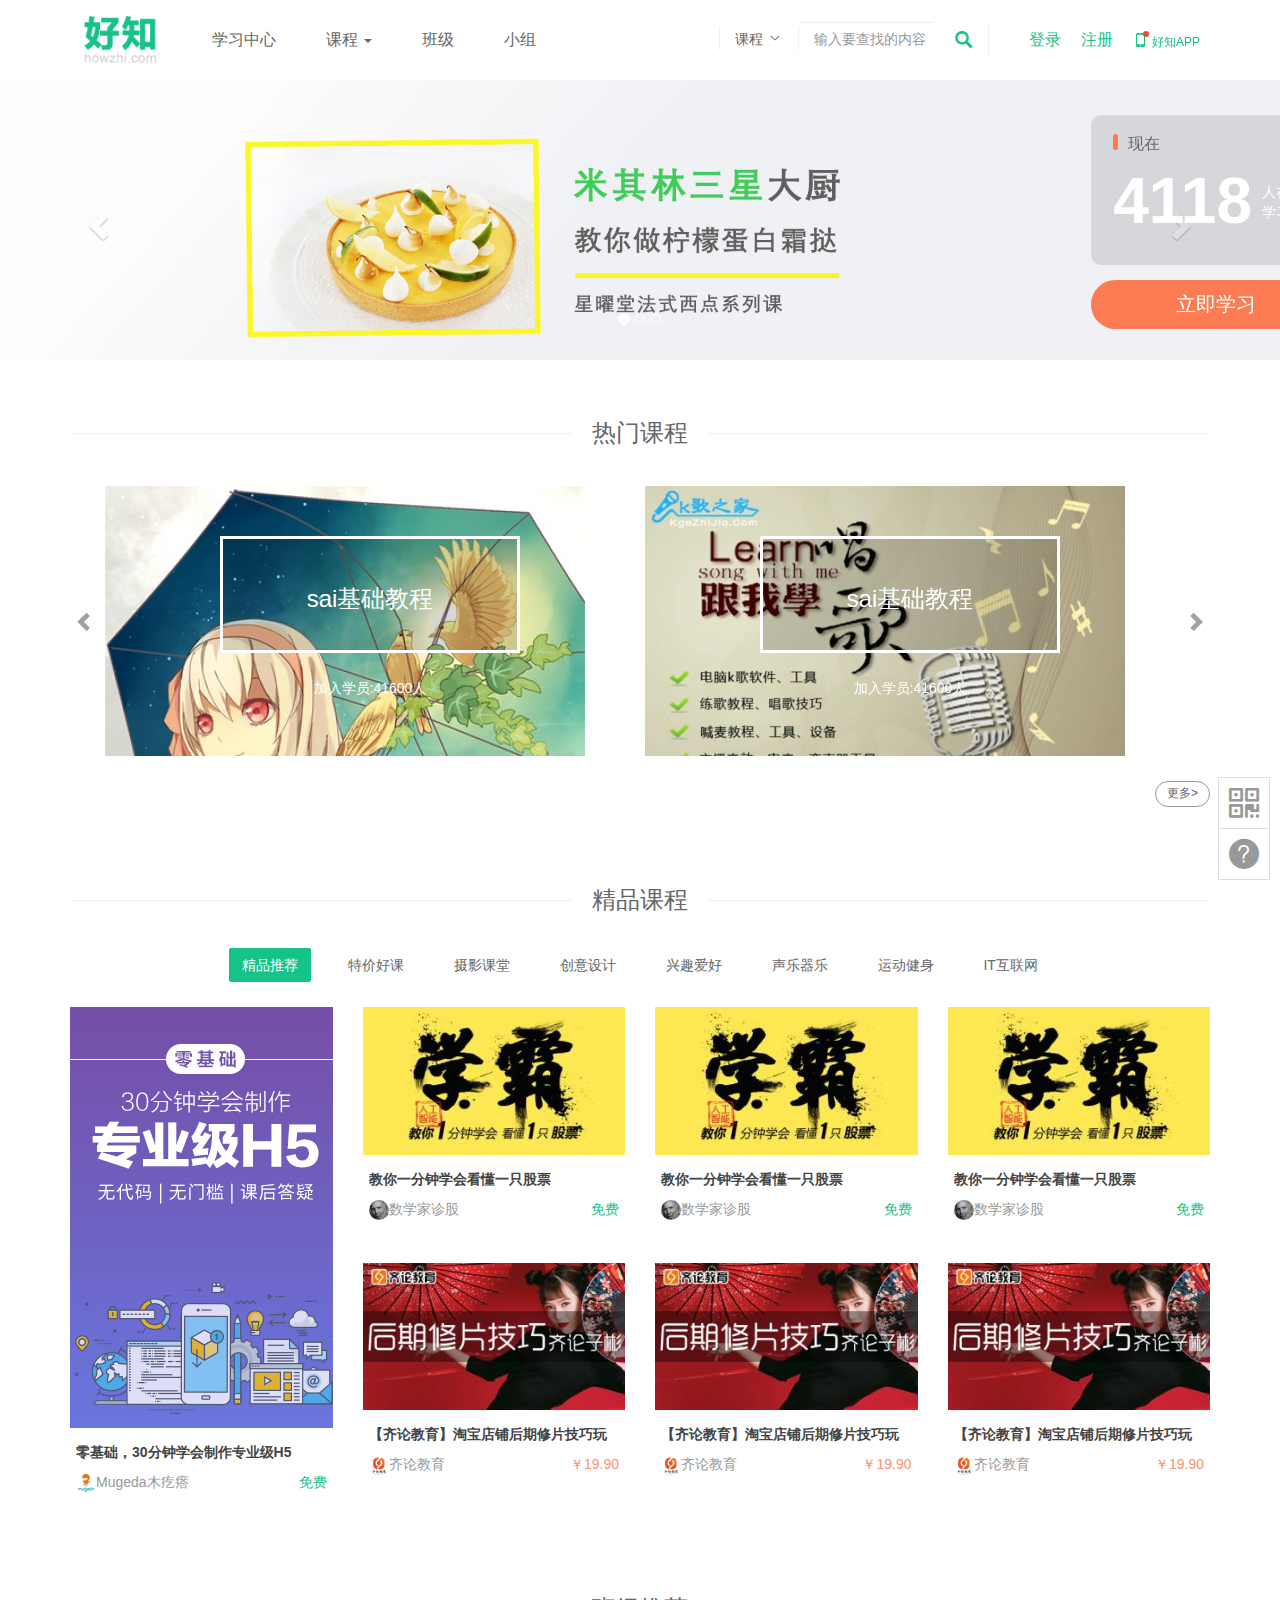
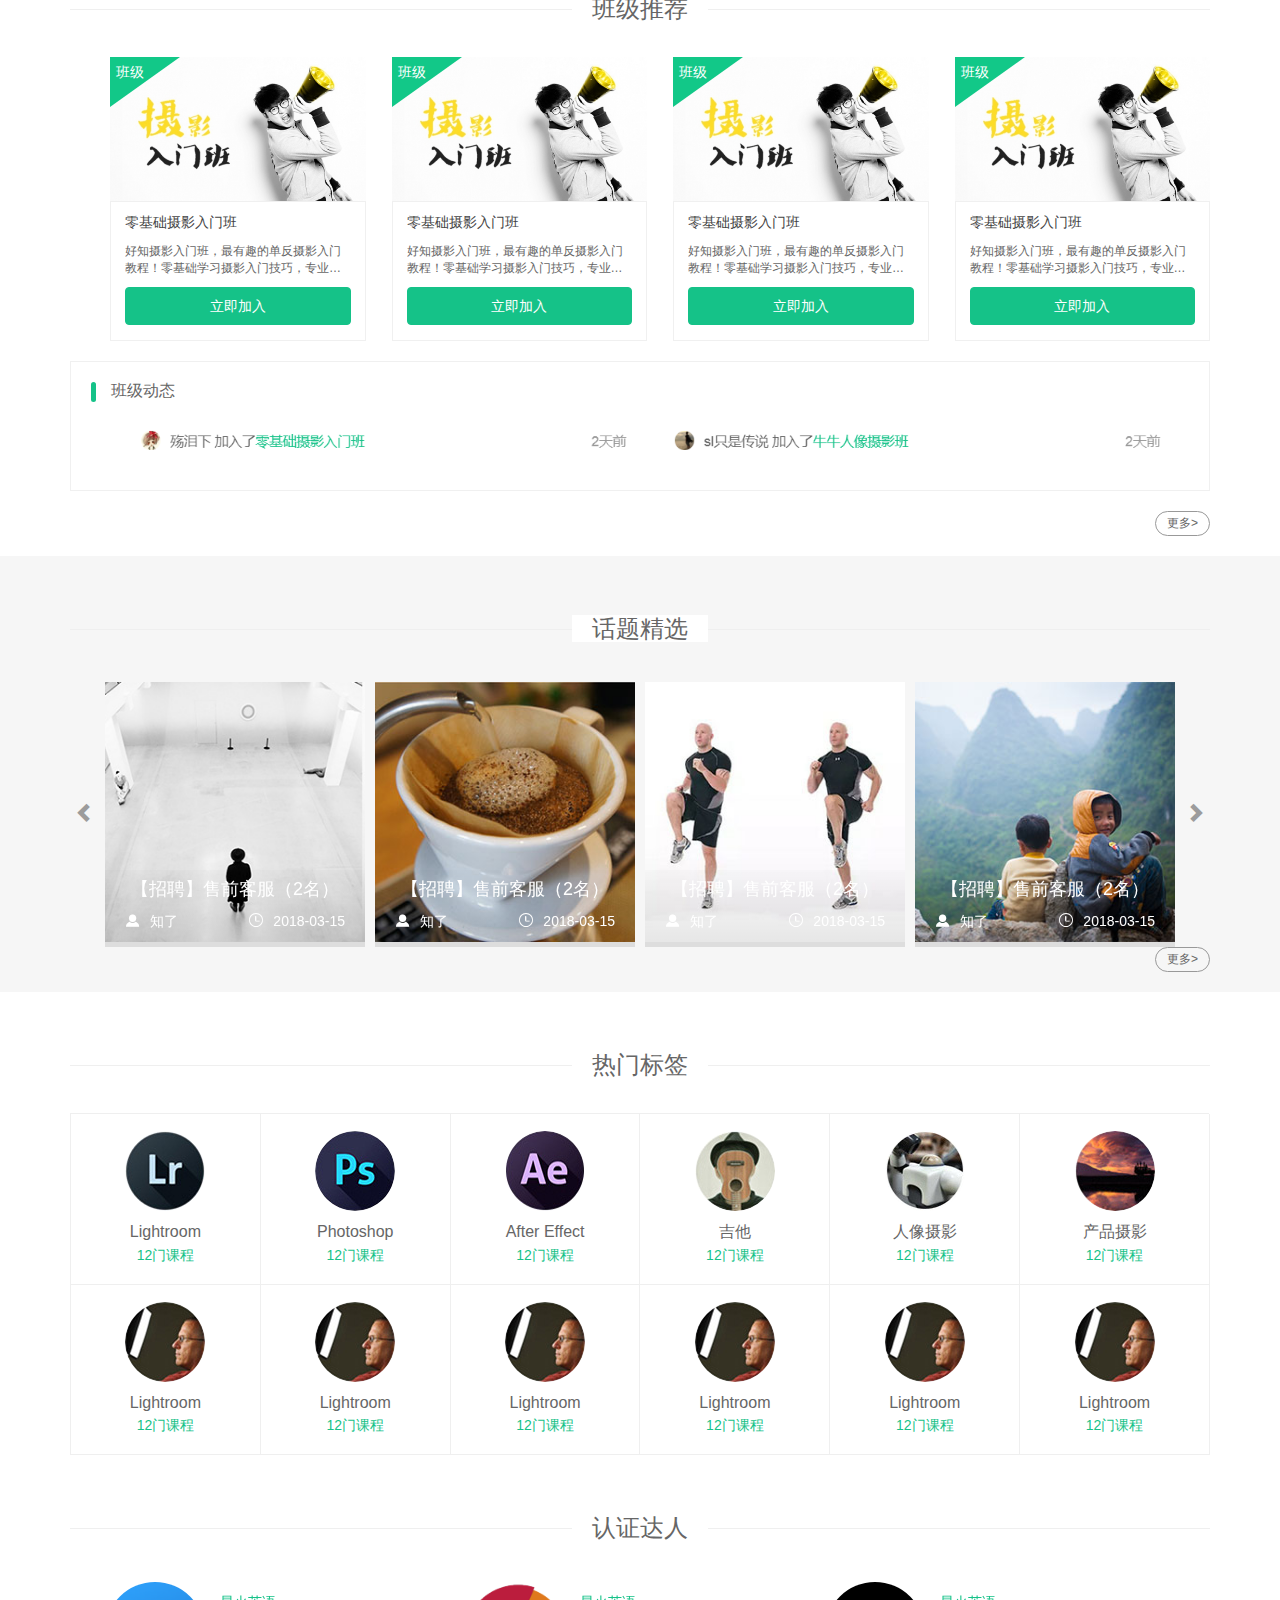
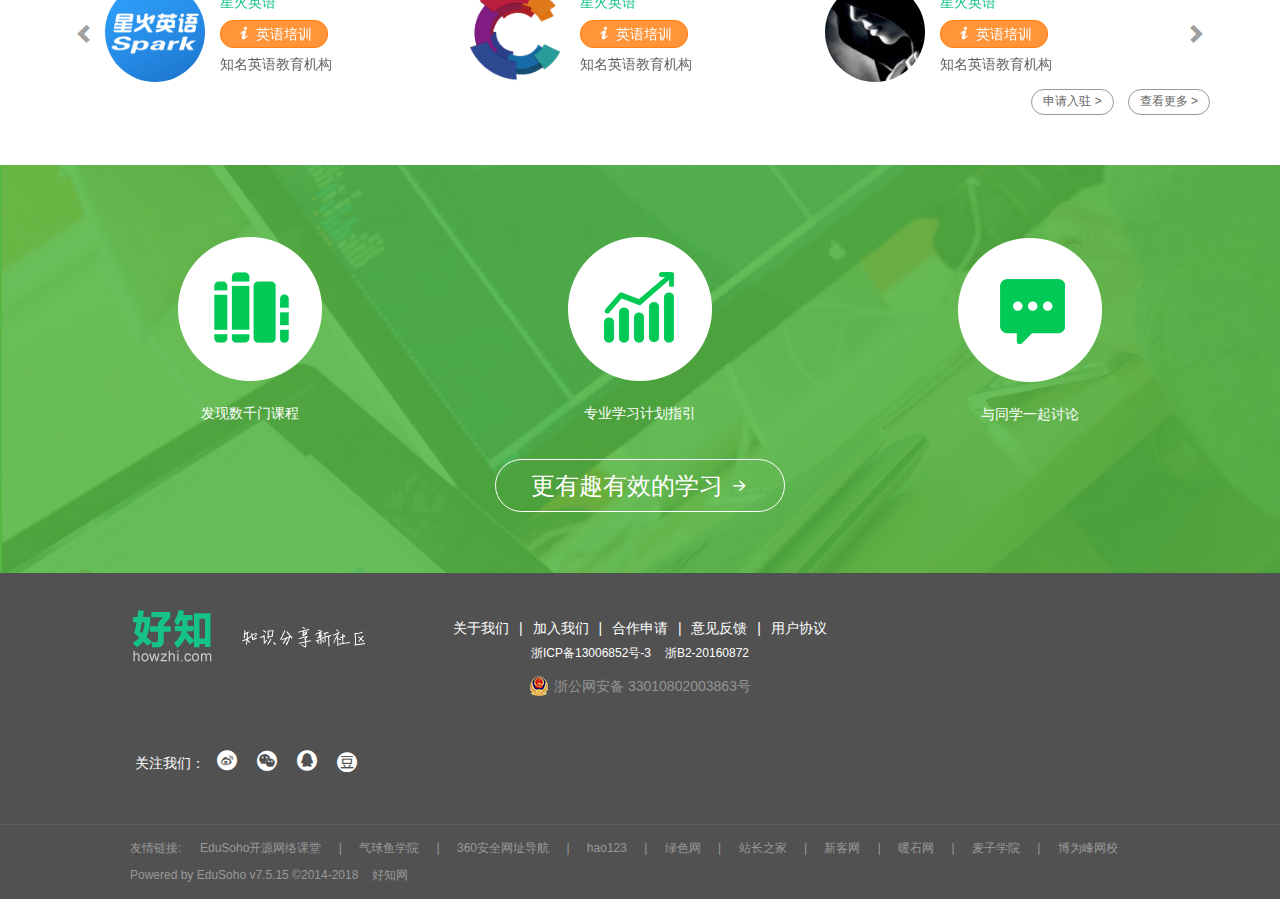
<file: index.html>
<!DOCTYPE html>
<html>
<head>
	<meta charset="utf-8">
	<meta http-equiv="X-UA-Compatible" content="IE=edge">
	<meta name="viewport" content="width=device-width, initial-scale=1">
	<title></title>
	<link rel="stylesheet" href="css/bootstrap.css">
	<link rel="stylesheet" href="css/frame.css">
	<link rel="stylesheet" href="css/iconfont.css">
	<link rel="stylesheet" href="css/index.css">
	<link rel="stylesheet" href="css/style.css">
</head>
<body>
	<header class="header">
		<div class="container">
		<div class="cur">
			<div class="navbar-header pull-left">
				<a href="" class="navbar-brand">
					<img class="img-responsive" src="images/logo.png" alt="好知，howzhi.com">
				</a>
				<button class="navbar-toggle" data-target=".navbar-collapse" data-toggle="collapse" type="button">
					<span class="sr-only">Toggle navigation</span>
					<span class="icon-bar"></span>
					<span class="icon-bar"></span>
					<span class="icon-bar"></span>
				</button>
			</div>
			<nav class="collapse navbar-collapse pull-left">
				<ul class="nav navbar-nav topmenu">
					<li class="visible-xs">
						<a href=""><i class="fa fa-search mrm iconfont icon-sousuosearch82"></i>搜索</a>
					</li>
					<li class="">
						<a href="">学习中心 </a>
					</li>
					<li class="nav-hover">
						<a href="page/course.html">课程  <b class="caret"></b></a>
						<ul class="dropdown-menu" role="menu">
							<li>
								<a href="page/shoot.html">摄影课堂</a>
							</li>
							<li>
								<a href="page/design.html">创意设计</a>
							</li>
							<li>
								<a href="page/singsong.html">声乐器乐</a>
							</li>
							<li>
								<a href="">运动健身</a>
							</li>
							<li>
								<a href="">IT互联网</a>
							</li>
							<li>
								<a href="">兴趣爱好</a>
							</li>
							<li>
								<a href="">语言学习</a>
							</li>
							<li>
								<a href="">职场技能</a>
							</li>
							<li>
								<a href="">公开课</a>
							</li>
						</ul>
					</li>
					<li><a href="page/class.html">班级 </a></li>
					<li><a href="page/group.html">小组 </a></li>
				</ul>
			</nav>
			<div class="pull-right user-nav clearfix">
				<ul class="nav nav-login">
					<li>
						<a class="color-gray-one" href="page/login.html">登录</a>
					</li>
					<li><a href="page/login.html">注册</a></li>
					<li class="hidden-xs hzapp hidden-sm">
						<a href="">
							<small class="badge"></small> <i class="iconfont icon-msnui-tel"></i>
							好知APP
						</a>
					</li>
				</ul>
				<form action="" class="navbar-form pull-right hz-search hidden-xs">
					<div class="form-group">
						<div id="search-left" class="pull-left search-left">
							<div class="search-type pull-left">
								<div class="choose">
									课程
									<i class="iconfont icon-xiajiantou"></i>
								</div>
								<ul class="text-center">
									<li data-type="course">课程</li>
									<li data-type="thread">话题</li>
									<li data-type="teacher">教师</li>
								</ul>
							</div>
							<input class="form-control js-search" placeholder="输入要查找的内容" autocomplete="off">
						</div>
						<input name="type" value="course" type="hidden">
						<button class="button fa fa-search iconfont icon-sousuosearch82" type="submit"></button>
					</div>
				</form>
			</div>
		</div>
		</div>
	</header>
	<section class="hz-poster">
		<div id="carousel-example-generic" class="carousel slide" data-ride="carousel">
			<!-- Indicators -->	
			<ol class="carousel-indicators">
				<li data-target="#carousel-example-generic" data-slide-to="0" class="active"></li>
				<li data-target="#carousel-example-generic" data-slide-to="1"></li>
				<li data-target="#carousel-example-generic" data-slide-to="2"></li>
			</ol>

			<!-- Wrapper for slides -->	
			<div class="carousel-inner" role="listbox">
				<div class="item active">
					<img src="images/01.jpg" alt="...">
				</div>
				<div class="item">
					<img src="images/02.jpg" alt="...">
				</div>
				<div class="item">
					<img src="images/04.jpg" alt="...">
				</div>
			</div>
						<!-- Controls -->
			  <a class="left carousel-control" href="#carousel-example-generic" role="button" data-slide="prev">
			    <span class="glyphicon glyphicon-chevron-left" aria-hidden="true"></span>
			    <span class="sr-only">Previous</span>
			  </a>
			  <a class="right carousel-control" href="#carousel-example-generic" role="button" data-slide="next">
			    <span class="glyphicon glyphicon-chevron-right" aria-hidden="true"></span>
			    <span class="sr-only">Next</span>
			  </a>

			<div class="hz-site hz-themes hidden-xs">
				<div class="container">
					<div class="site-data act">
						<div class="data">
							<p class="hz-line-left">现在</p>
							<div class="number"> <strong>4118</strong>
								<p class="text">
									人在好知
									<br>学习课程</p>
							</div>
						</div>
						<a href="/courses" class="text-center">立即学习</a>
					</div>
				</div>
			</div>
		</div>
	</section>
	<div class="live-open-course index-sec">
		<div class="container zsh">
			<h2>
		      <strong>热门课程</strong>
		    </h2>
		    <div id="full" class="carousel slide" data-ride="carousel">
		  	<div class="carousel-inner">
		  		<ul class="row item active">
		  			<li class="col-xs-6 swiper-slide">
		  				<img src="images/block_1.jpg" class="img-responsive">
		  				<div class="show">
	                        <div class="live-title"><h3 class="text-center">sai基础教程</h3></div>                  
	                        <p class="text-center clearfix">
                                <span>加入学员:41600人</span>
                            </p>      
                      	</div>
                      	<div class="layer">
                      		<p class="text-center">
	                          <img class="avatar-sm" src="images/zsh-1.jpg">
	                        </p>
	                        <p class="text-center">
	                          <strong>木桃
	                          </strong>
	                        </p>
	                        <div class="info">
	                        	<p>现在参加，<strong>41600</strong> 人已经加入课程</p>
	                        	<p class="avatar">
	                        		<img src="images/course.png" alt="">
	                        		<img src="images/course1.jpg" alt="">
	                        		<img src="images/course.png" alt="">
	                        		<img src="images/course.png" alt="">
	                        		<img src="images/course.png" alt="">
	                        		<img src="images/course.png" alt="">
	                        		<span>...</span>
	                        	</p>
	                        </div>
                      	</div>
		  			</li>
		  			<li class="col-xs-6 swiper-slide">
		  				<img src="images/block_5.jpg" class="img-responsive">
		  				<div class="show">
	                        <div class="live-title"><h3 class="text-center">sai基础教程</h3></div>                  
	                        <p class="text-center clearfix">
                                <span>加入学员:41600人</span>
                            </p>      
                      	</div>
                      	<div class="layer">
                      		<p class="text-center">
	                          <img class="avatar-sm" src="images/zsh-1.jpg">
	                        </p>
	                        <p class="text-center">
	                          <strong>木桃
	                          </strong>
	                        </p>
	                        <div class="info">
	                        	<p>现在参加，<strong>41600</strong> 人已经加入课程</p>
	                        	<p class="avatar">
	                        		<img src="images/course.png" alt="">
	                        		<img src="images/course1.jpg" alt="">
	                        		<img src="images/course.png" alt="">
	                        		<img src="images/course.png" alt="">
	                        		<img src="images/course.png" alt="">
	                        		<img src="images/course.png" alt="">
	                        		<span>...</span>
	                        	</p>
	                        </div>
                      	</div>
		  			</li>
		  		</ul>
		  		<ul class="row item">
		  			<li class="col-xs-6 swiper-slide">
		  				<img src="images/block_3.jpg" class="img-responsive">
		  				<div class="show">
	                        <div class="live-title"><h3 class="text-center">sai基础教程</h3></div>                  
	                        <p class="text-center clearfix">
                                <span>加入学员:41600人</span>
                            </p>      
                      	</div>
                      	<div class="layer">
                      		<p class="text-center">
	                          <img class="avatar-sm" src="images/zsh-1.jpg">
	                        </p>
	                        <p class="text-center">
	                          <strong>木桃
	                          </strong>
	                        </p>
	                        <div class="info">
	                        	<p>现在参加，<strong>41600</strong> 人已经加入课程</p>
	                        	<p class="avatar">
	                        		<img src="images/course.png" alt="">
	                        		<img src="images/course1.jpg" alt="">
	                        		<img src="images/course.png" alt="">
	                        		<img src="images/course.png" alt="">
	                        		<img src="images/course.png" alt="">
	                        		<img src="images/course.png" alt="">
	                        		<span>...</span>
	                        	</p>
	                        </div>
                      	</div>
		  			</li>
		  			<li class="col-xs-6 swiper-slide">
		  				<img src="images/block_4.jpg" class="img-responsive">
		  				<div class="show">
	                        <div class="live-title"><h3 class="text-center">sai基础教程</h3></div>                  
	                        <p class="text-center clearfix">
                                <span>加入学员:41600人</span>
                            </p>      
                      	</div>
                      	<div class="layer">
                      		<p class="text-center">
	                          <img class="avatar-sm" src="images/zsh-1.jpg">
	                        </p>
	                        <p class="text-center">
	                          <strong>木桃
	                          </strong>
	                        </p>
	                        <div class="info">
	                        	<p>现在参加，<strong>41600</strong> 人已经加入课程</p>
	                        	<p class="avatar">
	                        		<img src="images/course.png" alt="">
	                        		<img src="images/course1.jpg" alt="">
	                        		<img src="images/course.png" alt="">
	                        		<img src="images/course.png" alt="">
	                        		<img src="images/course.png" alt="">
	                        		<img src="images/course.png" alt="">
	                        		<span>...</span>
	                        	</p>
	                        </div>
                      	</div>
		  			</li>
		  		</ul>
		  	</div>

			<a class="carousel-control left" href="#full" data-slide="prev">Previous</a>
			<a class="carousel-control right" href="#full" data-slide="next">Next</a>
		</div>
		    <p class="sec-more mtl mbs">
		    	<a class="btn" href="">
		    		更多>
		    	</a>
		    </p>
		</div>
	</div>
	<div class="hzindex-course index-sec">
		<div class="container">
			<h2>
				<strong>精品课程</strong>
			</h2>
			<nav id="course-recommed">
				<ul class="clearfix">
					<li class="btn  btn-primary ">精品推荐</li>
					<li class="btn ">特价好课</li>
					<li class="btn ">摄影课堂</li>
					<li class="btn ">创意设计</li>
					<li class="btn ">兴趣爱好</li>
					<li class="btn ">声乐器乐</li>
					<li class="btn ">运动健身</li>
					<li class="btn ">IT互联网</li>
				</ul>
			</nav>
			<div class="index-course-list course">
				<div class="row clearfix act">
					<div class="col-sm-3 col-xs-6">
						<div class="course-item speical">
							<div class="course-img">
								<a href="">
									<img src="images/course-img01.jpg">
								</a>
							</div>
							<div class="course-info">
								<div class="title">
									<a href="">零基础，30分钟学会制作专业级H5</a>
								</div>
								<div class="teacher text-o-show">
									<a class=" js-user-card" href="">
										<img class="avatar-ss " src="images/course-img01-1.jpg">Mugeda木疙瘩</a>
									<div class="price free pull-right">
										<span>免费</span>
									</div>
								</div>
							</div>
						</div>
					</div>
					<div class="col-sm-3 col-xs-12 ">
						<div class="course-item">
							<div class="course-img course-images">
								<a href="">
									<img src="images/course-img02.jpg">
								</a>
							</div>
							<div class="course-info">
								<div class="title">
									<a href="">教你一分钟学会看懂一只股票</a>
								</div>
								<div class="teacher text-o-show">
									<a class=" js-user-card" href="">
										<img class="avatar-ss " src="images/course-img02-1.png">数学家诊股
									</a>
									<div class="price free pull-right">
										<span>免费</span>
									</div>
								</div>
								<div class="message">
									<div class="message-head">
										<div class="head-pic">
											<img class="img-circle" src="images/course-img02-1.png"/>		
										</div>
										<div class="person">
											<h3 class="person-name">xxx</h3>
											<p class="person-level">讲师</p>
										</div>
										<div class="person-btn">
											<input type="button" name="" id="" value="关注" />	
											<input type="button" name="" id="" value="私信" />	
										</div>
									</div>
									<h5>xxxxxxxxxxxxxx</h5>
									<div class="person-list">
										<ul>
											<li>
												<a href="" class="font-hover">
													<p>在教</p>
													138
												</a>
											</li>
											<li>
												<a href="" class="font-hover">
													<p>在学</p>
													84
												</a>
											</li>
											<li>
												<a href="" class="font-hover">
													<p>关注</p>
													337
												</a>
											</li>
											<li>
												<a href="" class="font-hover">
													<p>粉丝</p>
													12588
												</a>
											</li>
										</ul>
									</div>
								</div>
							</div>
						</div>
						<div class="course-item">
							<div class="course-img course-images">
								<a href="">
									<img src="images/course-img03.jpg">
								</a>
							</div>
							<div class="course-info">
								<div class="title">
									<a href="">【齐论教育】淘宝店铺后期修片技巧玩爆高点击</a>
								</div>
								<div class="teacher text-o-show">
									<a class=" js-user-card" href="">
										<img class="avatar-ss " src="images/course-img03-1.jpg">齐论教育
									</a>
									<div class="price pull-right">
										<span>￥19.90</span>
									</div>
								</div>
								<div class="message">
									<div class="message-head">
										<div class="head-pic">
											<img class="img-circle" src="images/course-img03-1.jpg"/>		
										</div>
										<div class="person">
											<h3 class="person-name">xxx</h3>
											<p class="person-level">讲师</p>
										</div>
										<div class="person-btn">
											<input type="button" name="" id="" value="关注" />	
											<input type="button" name="" id="" value="私信" />	
										</div>
									</div>
									<h5>xxxxxxxxxxxxxx</h5>
									<div class="person-list">
										<ul>
											<li>
												<a href="" class="font-hover">
													<p>在教</p>
													138
												</a>
											</li>
											<li>
												<a href="" class="font-hover">
													<p>在学</p>
													84
												</a>
											</li>
											<li>
												<a href="" class="font-hover">
													<p>关注</p>
													337
												</a>
											</li>
											<li>
												<a href="" class="font-hover">
													<p>粉丝</p>
													12588
												</a>
											</li>
										</ul>
									</div>
								</div>
							</div>
						</div>
					</div>
					<div class="col-sm-3 col-xs-12 ">
						<div class="course-item">
							<div class="course-img course-images">
								<a href="">
									<img src="images/course-img02.jpg">
								</a>
							</div>
							<div class="course-info">
								<div class="title">
									<a href="">教你一分钟学会看懂一只股票</a>
								</div>
								<div class="teacher text-o-show">
									<a class=" js-user-card" href="">
										<img class="avatar-ss " src="images/course-img02-1.png">数学家诊股
									</a>
									<div class="price free pull-right">
										<span>免费</span>
									</div>
								</div>
								<div class="message">
									<div class="message-head">
										<div class="head-pic">
											<img class="img-circle" src="images/course-img02-1.png"/>		
										</div>
										<div class="person">
											<h3 class="person-name">xxx</h3>
											<p class="person-level">讲师</p>
										</div>
										<div class="person-btn">
											<input type="button" name="" id="" value="关注" />	
											<input type="button" name="" id="" value="私信" />	
										</div>
									</div>
									<h5>xxxxxxxxxxxxxx</h5>
									<div class="person-list">
										<ul>
											<li>
												<a href="" class="font-hover">
													<p>在教</p>
													138
												</a>
											</li>
											<li>
												<a href="" class="font-hover">
													<p>在学</p>
													84
												</a>
											</li>
											<li>
												<a href="" class="font-hover">
													<p>关注</p>
													337
												</a>
											</li>
											<li>
												<a href="" class="font-hover">
													<p>粉丝</p>
													12588
												</a>
											</li>
										</ul>
									</div>
								</div>
							</div>
						</div>
						<div class="course-item">
							<div class="course-img course-images">
								<a href="">
									<img src="images/course-img03.jpg">
								</a>
							</div>
							<div class="course-info">
								<div class="title">
									<a href="">【齐论教育】淘宝店铺后期修片技巧玩爆高点击</a>
								</div>
								<div class="teacher text-o-show">
									<a class=" js-user-card" href="">
										<img class="avatar-ss " src="images/course-img03-1.jpg">齐论教育
									</a>
									<div class="price pull-right">
										<span>￥19.90</span>
									</div>
								</div>
								<div class="message">
									<div class="message-head">
										<div class="head-pic">
											<img class="img-circle" src="images/course-img02-1.png"/>		
										</div>
										<div class="person">
											<h3 class="person-name">xxx</h3>
											<p class="person-level">讲师</p>
										</div>
										<div class="person-btn">
											<input type="button" name="" id="" value="关注" />	
											<input type="button" name="" id="" value="私信" />	
										</div>
									</div>
									<h5>xxxxxxxxxxxxxx</h5>
									<div class="person-list">
										<ul>
											<li>
												<a href="" class="font-hover">
													<p>在教</p>
													138
												</a>
											</li>
											<li>
												<a href="" class="font-hover">
													<p>在学</p>
													84
												</a>
											</li>
											<li>
												<a href="" class="font-hover">
													<p>关注</p>
													337
												</a>
											</li>
											<li>
												<a href="" class="font-hover">
													<p>粉丝</p>
													12588
												</a>
											</li>
										</ul>
									</div>
								</div>
							</div>
						</div>
					</div>
					<div class="col-sm-3 col-xs-12 ">
						<div class="course-item">
							<div class="course-img course-images">
								<a href="">
									<img src="images/course-img02.jpg">
								</a>
							</div>
							<div class="course-info">
								<div class="title">
									<a href="">教你一分钟学会看懂一只股票</a>
								</div>
								<div class="teacher text-o-show">
									<a class=" js-user-card" href="">
										<img class="avatar-ss " src="images/course-img02-1.png">数学家诊股
									</a>
									<div class="price free pull-right">
										<span>免费</span>
									</div>
								</div>
								<div class="message">
									<div class="message-head">
										<div class="head-pic">
											<img class="img-circle" src="images/course-img02-1.png"/>		
										</div>
										<div class="person">
											<h3 class="person-name">xxx</h3>
											<p class="person-level">讲师</p>
										</div>
										<div class="person-btn">
											<input type="button" name="" id="" value="关注" />	
											<input type="button" name="" id="" value="私信" />	
										</div>
									</div>
									<h5>xxxxxxxxxxxxxx</h5>
									<div class="person-list">
										<ul>
											<li>
												<a href="" class="font-hover">
													<p>在教</p>
													138
												</a>
											</li>
											<li>
												<a href="" class="font-hover">
													<p>在学</p>
													84
												</a>
											</li>
											<li>
												<a href="" class="font-hover">
													<p>关注</p>
													337
												</a>
											</li>
											<li>
												<a href="" class="font-hover">
													<p>粉丝</p>
													12588
												</a>
											</li>
										</ul>
									</div>
								</div>
							</div>
						</div>
						<div class="course-item">
							<div class="course-img course-images">
								<a href="">
									<img src="images/course-img03.jpg">
								</a>
							</div>
							<div class="course-info">
								<div class="title">
									<a href="">【齐论教育】淘宝店铺后期修片技巧玩爆高点击</a>
								</div>
								<div class="teacher text-o-show">
									<a class=" js-user-card" href="">
										<img class="avatar-ss " src="images/course-img03-1.jpg">齐论教育
									</a>
									<div class="price pull-right">
										<span>￥19.90</span>
									</div>
								</div>
								<div class="message">
									<div class="message-head">
										<div class="head-pic">
											<img class="img-circle" src="images/course-img02-1.png"/>		
										</div>
										<div class="person">
											<h3 class="person-name">xxx</h3>
											<p class="person-level">讲师</p>
										</div>
										<div class="person-btn">
											<input type="button" name="" id="" value="关注" />	
											<input type="button" name="" id="" value="私信" />	
										</div>
									</div>
									<h5>xxxxxxxxxxxxxx</h5>
									<div class="person-list">
										<ul>
											<li>
												<a href="" class="font-hover">
													<p>在教</p>
													138
												</a>
											</li>
											<li>
												<a href="" class="font-hover">
													<p>在学</p>
													84
												</a>
											</li>
											<li>
												<a href="" class="font-hover">
													<p>关注</p>
													337
												</a>
											</li>
											<li>
												<a href="" class="font-hover">
													<p>粉丝</p>
													12588
												</a>
											</li>
										</ul>
									</div>
								</div>
							</div>
						</div>
					</div>
				</div>
			</div>
		</div>
	</div>
	<div class="hzindex-classroom index-sec">
		<div class="container">
			<h2> <strong>班级推荐</strong>
			</h2>
			<ul class="classroom-list row">
				<li class="col-md-3 col-xs-6">
					<div class="pic">
						<a href="">
							<img src="images/classroom-01.jpg">		
							<div class="layer">
								<ul class="">
									<li> <i class="iconfont icon-wo"></i>
										<span>255</span>
										人已加入学习
									</li>
									<li> <i class="iconfont icon-kecheng"></i>
										<span>32</span>
										课时
									</li>
									<li>
										<i class="iconfont icon-htmal5icon10"></i>
										<span>6</span>
										次作业
									</li>
									<li>
										<i class="iconfont icon-wenhao"></i>
										<span>24</span>
										小时答疑
									</li>
								</ul>
							</div>
							<div class="classroom-tag hz-triangle">
								<span>班级</span>
							</div>
						</a>
					</div>
					<div class="info">
						<h3>零基础摄影入门班</h3>
						<p>好知摄影入门班，最有趣的单反摄影入门教程！零基础学习摄影入门技巧，专业摄影师为你...</p>
						<a class="btn btn-primary" href="">立即加入</a>
					</div>
				</li>
				<li class="col-md-3 col-xs-6">
					<div class="pic">
						<a href="">
							<img src="images/classroom-01.jpg">		
							<div class="layer">
								<ul class="">
									<li> <i class="iconfont icon-wo"></i>
										<span>255</span>
										人已加入学习
									</li>
									<li> <i class="iconfont icon-kecheng"></i>
										<span>32</span>
										课时
									</li>
									<li>
										<i class="iconfont icon-htmal5icon10"></i>
										<span>6</span>
										次作业
									</li>
									<li>
										<i class="iconfont icon-wenhao"></i>
										<span>24</span>
										小时答疑
									</li>
								</ul>
							</div>
							<div class="classroom-tag hz-triangle">
								<span>班级</span>
							</div>
						</a>
					</div>
					<div class="info">
						<h3>零基础摄影入门班</h3>
						<p>好知摄影入门班，最有趣的单反摄影入门教程！零基础学习摄影入门技巧，专业摄影师为你...</p>
						<a class="btn btn-primary" href="">立即加入</a>
					</div>
				</li>
				<li class="col-md-3 col-xs-6">
					<div class="pic">
						<a href="">
							<img src="images/classroom-01.jpg">		
							<div class="layer">
								<ul class="">
									<li> <i class="iconfont icon-wo"></i>
										<span>255</span>
										人已加入学习
									</li>
									<li> <i class="iconfont icon-kecheng"></i>
										<span>32</span>
										课时
									</li>
									<li>
										<i class="iconfont icon-htmal5icon10"></i>
										<span>6</span>
										次作业
									</li>
									<li>
										<i class="iconfont icon-wenhao"></i>
										<span>24</span>
										小时答疑
									</li>
								</ul>
							</div>
							<div class="classroom-tag hz-triangle">
								<span>班级</span>
							</div>
						</a>
					</div>
					<div class="info">
						<h3>零基础摄影入门班</h3>
						<p>好知摄影入门班，最有趣的单反摄影入门教程！零基础学习摄影入门技巧，专业摄影师为你...</p>
						<a class="btn btn-primary" href="">立即加入</a>
					</div>
				</li>
				<li class="col-md-3 col-xs-6">
					<div class="pic">
						<a href="">
							<img src="images/classroom-01.jpg">		
							<div class="layer">
								<ul class="">
									<li> <i class="iconfont icon-wo"></i>
										<span>255</span>
										人已加入学习
									</li>
									<li> <i class="iconfont icon-kecheng"></i>
										<span>32</span>
										课时
									</li>
									<li>
										<i class="iconfont icon-htmal5icon10"></i>
										<span>6</span>
										次作业
									</li>
									<li>
										<i class="iconfont icon-wenhao"></i>
										<span>24</span>
										小时答疑
									</li>
								</ul>
							</div>
							<div class="classroom-tag hz-triangle">
								<span>班级</span>
							</div>
						</a>
					</div>
					<div class="info">
						<h3>零基础摄影入门班</h3>
						<p>好知摄影入门班，最有趣的单反摄影入门教程！零基础学习摄影入门技巧，专业摄影师为你...</p>
						<a class="btn btn-primary" href="">立即加入</a>
					</div>
				</li>
			</ul>
			<div class="dynamic">
				<h4 class="hz-line-left">
					班级动态
				</h4>
				<div class="ad">
					<ul>
						<li><img src="images/classroom-01.png"/></li>
						<li><img src="images/classroom-02.png"/></li>
						<li><img src="images/classroom-03.png"/></li>
						<li><img src="images/classroom-01.png"/></li>
					</ul>
				</div>
			</div>
			<p class="sec-more"><a class="btn" href="/classroom/poster/list">更多></a></p>
		</div>
	</div>
	<div class="hz-thread index-sec">
		<div class="container zsh">
			<h2>
				<strong>话题精选</strong>
			</h2>
			<div id="single" class="carousel slide" data-ride="carousel">
			<div class="carousel-inner">
		  		<ul class="row item active">
		  			<li class="col-sm-6 col-md-3 col-xs-6">
		  				<a href="" class="tip"><img src="images/block_picture_1.jpg" class="img-responsive"></a>
		  				<div class="bottom">
		  					<h4 class="text-center">【招聘】售前客服（2名）</h4>
		  					<p class="clearfix hidden-xs">
		  						<span class="text-o-show"> <i class="iconfont icon-wo mrs"></i>
		  							知了
		  						</span>
		  						<span class="text-right"> <i class="iconfont icon-shijian mrs"></i>
		  							2018-03-15
		  						</span>
		  					</p>
		  				</div>
		  			</li>
		  			<li class="col-sm-6 col-md-3 col-xs-6">
		  				<a href="" class="tip"><img src="images/block_picture_2.jpg" class="img-responsive"></a>
		  				<div class="bottom">
		  					<h4 class="text-center">【招聘】售前客服（2名）</h4>
		  					<p class="clearfix hidden-xs">
		  						<span class="text-o-show"> <i class="iconfont icon-wo mrs"></i>
		  							知了
		  						</span>
		  						<span class="text-right"> <i class="iconfont icon-shijian mrs"></i>
		  							2018-03-15
		  						</span>
		  					</p>
		  				</div>
		  			</li>
		  			<li class="col-sm-6 col-md-3 col-xs-6">
		  				<a href="" class="tip"><img src="images/block_picture_3.jpg" class="img-responsive"></a>
		  				<div class="bottom">
		  					<h4 class="text-center">【招聘】售前客服（2名）</h4>
		  					<p class="clearfix hidden-xs">
		  						<span class="text-o-show"> <i class="iconfont icon-wo mrs"></i>
		  							知了
		  						</span>
		  						<span class="text-right"> <i class="iconfont icon-shijian mrs"></i>
		  							2018-03-15
		  						</span>
		  					</p>
		  				</div>
		  			</li>
		  			<li class="col-sm-6 col-md-3 col-xs-6">
		  				<a href="" class="tip"><img src="images/block_picture_7.jpg" class="img-responsive"></a>
		  				<div class="bottom">
		  					<h4 class="text-center">【招聘】售前客服（2名）</h4>
		  					<p class="clearfix hidden-xs">
		  						<span class="text-o-show"> <i class="iconfont icon-wo mrs"></i>
		  							知了
		  						</span>
		  						<span class="text-right"> <i class="iconfont icon-shijian mrs"></i>
		  							2018-03-15
		  						</span>
		  					</p>
		  				</div>
		  			</li>
		  		</ul>
		  		<ul class="row item">
		  			<li class="col-sm-6 col-md-3 col-xs-6">
		  				<a href="" class="tip"><img src="images/block_picture_4.jpg" class="img-responsive"></a>
		  				<div class="bottom">
		  					<h4 class="text-center">【招聘】售前客服（2名）</h4>
		  					<p class="clearfix hidden-xs">
		  						<span class="text-o-show"> <i class="iconfont icon-wo mrs"></i>
		  							知了
		  						</span>
		  						<span class="text-right"> <i class="iconfont icon-shijian mrs"></i>
		  							2018-03-15
		  						</span>
		  					</p>
		  				</div>
		  			</li>
		  			<li class="col-sm-6 col-md-3 col-xs-6">
		  				<a href="" class="tip"><img src="images/block_picture_5.jpg" class="img-responsive"></a>
		  				<div class="bottom">
		  					<h4 class="text-center">【招聘】售前客服（2名）</h4>
		  					<p class="clearfix hidden-xs">
		  						<span class="text-o-show"> <i class="iconfont icon-wo mrs"></i>
		  							知了
		  						</span>
		  						<span class="text-right"> <i class="iconfont icon-shijian mrs"></i>
		  							2018-03-15
		  						</span>
		  					</p>
		  				</div>
		  			</li>
		  			<li class="col-sm-6 col-md-3 col-xs-6">
		  				<a href="" class="tip"><img src="images/block_picture_6.jpg" class="img-responsive"></a>
		  				<div class="bottom">
		  					<h4 class="text-center">【招聘】售前客服（2名）</h4>
		  					<p class="clearfix hidden-xs">
		  						<span class="text-o-show"> <i class="iconfont icon-wo mrs"></i>
		  							知了
		  						</span>
		  						<span class="text-right"> <i class="iconfont icon-shijian mrs"></i>
		  							2018-03-15
		  						</span>
		  					</p>
		  				</div>
		  			</li>
		  			<li class="col-sm-6 col-md-3 col-xs-6">
		  				<a href="" class="tip"><img src="images/block_picture_8.jpg" class="img-responsive"></a>
		  				<div class="bottom">
		  					<h4 class="text-center">【招聘】售前客服（2名）</h4>
		  					<p class="clearfix hidden-xs">
		  						<span class="text-o-show"> <i class="iconfont icon-wo mrs"></i>
		  							知了
		  						</span>
		  						<span class="text-right"> <i class="iconfont icon-shijian mrs"></i>
		  							2018-03-15
		  						</span>
		  					</p>
		  				</div>
		  			</li>
		  		</ul>
		  	</div>
			<a class="carousel-control left" href="#single" data-slide="prev">Previous</a>
			<a class="carousel-control right" href="#single" data-slide="next">Next</a>
		</div>
			<p class="sec-more"><a class="btn" href="/classroom/poster/list">更多></a></p>
		</div>
	</div>
	<div class="hz-hottag index-sec">
		<div class="container">
			<h2>
				<strong>热门标签</strong>
			</h2>
			<div class="hottag-list clearfix">
				<div class="col-md-2 col-sm-3 col-xs-4">
					<a href="">
						<p>
							<img src="images/tag1.jpg" alt=""></p>
						<p>
							Lightroom
							<br>				
							<span>12门课程</span>
						</p>
					</a>
				</div>
				<div class="col-md-2 col-sm-3 col-xs-4">
					<a href="">
						<p>
							<img src="images/tag2.jpg" alt=""></p>
						<p>
							Photoshop
							<br>				
							<span>12门课程</span>
						</p>
					</a>
				</div>
				<div class="col-md-2 col-sm-3 col-xs-4">
					<a href="">
						<p>
							<img src="images/tag3.jpg" alt=""></p>
						<p>
							After Effect
							<br>				
							<span>12门课程</span>
						</p>
					</a>
				</div>
				<div class="col-md-2 col-sm-3 col-xs-4">
					<a href="">
						<p>
							<img src="images/tag4.jpg" alt=""></p>
						<p>
							吉他
							<br>				
							<span>12门课程</span>
						</p>
					</a>
				</div>
				<div class="col-md-2 col-sm-3 col-xs-4">
					<a href="">
						<p>
							<img src="images/tag8.jpg" alt=""></p>
						<p>
							人像摄影
							<br>				
							<span>12门课程</span>
						</p>
					</a>
				</div>
				<div class="col-md-2 col-sm-3 col-xs-4">
					<a href="">
						<p>
							<img src="images/tag9.jpg" alt=""></p>
						<p>
							产品摄影
							<br>				
							<span>12门课程</span>
						</p>
					</a>
				</div>
								<div class="col-md-2 col-sm-3 col-xs-4">
					<a href="">
						<p>
							<img src="images/tag7.jpg" alt=""></p>
						<p>
							Lightroom
							<br>				
							<span>12门课程</span>
						</p>
					</a>
				</div>
				<div class="col-md-2 col-sm-3 col-xs-4">
					<a href="">
						<p>
							<img src="images/tag7.jpg" alt=""></p>
						<p>
							Lightroom
							<br>				
							<span>12门课程</span>
						</p>
					</a>
				</div>
				<div class="col-md-2 col-sm-3 col-xs-4">
					<a href="">
						<p>
							<img src="images/tag7.jpg" alt=""></p>
						<p>
							Lightroom
							<br>				
							<span>12门课程</span>
						</p>
					</a>
				</div>
				<div class="col-md-2 col-sm-3 col-xs-4">
					<a href="">
						<p>
							<img src="images/tag7.jpg" alt=""></p>
						<p>
							Lightroom
							<br>				
							<span>12门课程</span>
						</p>
					</a>
				</div>
				<div class="col-md-2 col-sm-3 col-xs-4">
					<a href="">
						<p>
							<img src="images/tag7.jpg" alt=""></p>
						<p>
							Lightroom
							<br>				
							<span>12门课程</span>
						</p>
					</a>
				</div>
				<div class="col-md-2 col-sm-3 col-xs-4">
					<a href="">
						<p>
							<img src="images/tag7.jpg" alt=""></p>
						<p>
							Lightroom
							<br>				
							<span>12门课程</span>
						</p>
					</a>
				</div>
			</div>
		</div>
	</div>
	<div class="hz-daren index-sec">
		<div class="container zsh">
			<h2>
				<strong>
					认证达人
				</strong>
			</h2>
			<div id="single1" class="carousel slide" data-ride="carousel">
			<div class="carousel-inner">
		  		<ul class="row item sh active daren-list">
		  			<li class="col-xs-4">
		  				<div class="avater"><img src="images/block_picture1.png" class="img-responsive"></div>
		  				<div class="main">
		  					<p class="text-o-show">
		  						<a class="active" href="">星火英语</a>
		  					</p>
		  					<p class="icon">
		  						<span> <i class="iconfont icon-i"></i>
		  							英语培训
		  						</span>
		  					</p>
		  					<p class="text-o-show">知名英语教育机构</p>
		  				</div>
		  			</li>
		  			<li class="col-xs-4">
		  				<div class="avater"><img src="images/block_picture2.png" class="img-responsive"></div>
		  				<div class="main">
		  					<p class="text-o-show">
		  						<a class="active" href="">星火英语</a>
		  					</p>
		  					<p class="icon">
		  						<span> <i class="iconfont icon-i"></i>
		  							英语培训
		  						</span>
		  					</p>
		  					<p class="text-o-show">知名英语教育机构</p>
		  				</div>
		  			</li>
		  			<li class="col-xs-4">
		  				<div class="avater"><img src="images/block_picture3.jpg" class="img-responsive"></div>
		  				<div class="main">
		  					<p class="text-o-show">
		  						<a class="active" href="">星火英语</a>
		  					</p>
		  					<p class="icon">
		  						<span> <i class="iconfont icon-i"></i>
		  							英语培训
		  						</span>
		  					</p>
		  					<p class="text-o-show">知名英语教育机构</p>
		  				</div>
		  			</li>
		  		</ul>
		  		<ul class="row item sh daren-list">
		  			<li class="col-xs-4">
		  				<div class="avater"><img src="images/block_picture4.jpg" class="img-responsive"></div>
		  				<div class="main">
		  					<p class="text-o-show">
		  						<a class="active" href="">星火英语</a>
		  					</p>
		  					<p class="icon">
		  						<span> <i class="iconfont icon-i"></i>
		  							英语培训
		  						</span>
		  					</p>
		  					<p class="text-o-show">知名英语教育机构</p>
		  				</div>
		  			</li>
		  			<li class="col-xs-4">
		  				<div class="avater"><img src="images/block_picture5.jpg" class="img-responsive"></div>
		  				<div class="main">
		  					<p class="text-o-show">
		  						<a class="active" href="">星火英语</a>
		  					</p>
		  					<p class="icon">
		  						<span> <i class="iconfont icon-i"></i>
		  							英语培训
		  						</span>
		  					</p>
		  					<p class="text-o-show">知名英语教育机构</p>
		  				</div>
		  			</li>
		  			<li class="col-xs-4">
		  				<div class="avater"><img src="images/block_picture6.jpg" class="img-responsive"></div>
		  				<div class="main">
		  					<p class="text-o-show">
		  						<a class="active" href="">星火英语</a>
		  					</p>
		  					<p class="icon">
		  						<span> <i class="iconfont icon-i"></i>
		  							英语培训
		  						</span>
		  					</p>
		  					<p class="text-o-show">知名英语教育机构</p>
		  				</div>
		  			</li>
		  		</ul>
		  	</div>
			<a class="carousel-control left" href="#single1" data-slide="prev">Previous</a>
			<a class="carousel-control right" href="#single1" data-slide="next">Next</a>
		</div>
			<p class="sec-more">
				<a href="" class="btn">申请入驻 ></a>
				<a href="" class="btn mlm">查看更多 ></a>
			</p>
		</div>
	</div>
	<section class="hz-index-bottom act">
		<div class="container text-center">
			<ul class="row">
				<li class="col-xs-4 li1">
					<a href="">
						<div class="pic">
							<img src="images/bottom-item1.png" alt="">
						</div>
						<p>发现数千门课程</p>
					</a>
				</li>
				<li class="col-xs-4 li2">
					<a href="">
						<div class="pic">
							<img src="images/bottom-item2.png" alt="">
						</div>
						<p>专业学习计划指引</p>
					</a>
				</li>
				<li class="col-xs-4 li3">
					<a href="">
						<div class="pic">
							<img src="images/bottom-item3.png" alt="">
						</div>
						<p>与同学一起讨论</p>
					</a>
				</li>
			</ul>
			<div class="more">
				<a href="">
					更有趣有效的学习
					<i class="iconfont icon-youjiantou1"></i>
				</a>
			</div>
		</div>
	</section>
	<ul class="fixed-bar">
		<li class="hz-app"><a href="" class="active btn btn-primary">APP</a></li>
		<li class="hz-weixin">
			<a class="fixed-bar-icon" href="">
				<i class="iconfont icon-ai-code"></i>
			</a>
			<div class="weixin">
				<p class="text-center mvs text-primary hidden-xs hidden-sm">扫一扫 关注好知微信</p>
				<img class="img-responsive" src="images/wenxin-qrcode.jpg" alt="">
			</div>			
		</li>
		<li class="hz-feedback">
			<a href="" class="fixed-bar-icon">
				<i class="iconfont icon-wenhao"></i>
			</a>
			<a href="" class="fixed-bar-text">
				问题反馈
			</a>
		</li>
		<li class="go-top gotop">
			<a href="" class="fixed-bar-icon">
				<i class="iconfont icon-jiantou-copy-copy-copy"></i>
			</a>
			<a href="javascript:;" class="fixed-bar-text">
				回到顶部
			</a>
		</li>
	</ul>
	<footer class="footer">
		<div class="container">
			<div class="row">
				<div class="col-md-4">
					<a href="">
						<img src="images/foot-logo.png" alt="">
					</a>
				</div>
				<div class="col-md-4 about">
					<span>
						<a href="">关于我们</a>
					</span>
					|
					<span>
						<a href="" target="_blank">加入我们</a>
					</span>
					|
					<span>
						<a href="" target="_blank">合作申请</a>
					</span>
					|
					<span>
						<a href="">意见反馈</a>
					</span>
					|
					<span>
						<a href="">用户协议</a>
					</span>
					<br>				
					<a class="text-sm con prm" href="" target="_blank">浙ICP备13006852号-3</a>
					<a class="text-sm con plm" href="" target="_blank">浙B2-20160872</a>
				</div>
				<div class="row">
					<div class="row-con">
						<a class="row-tip" href="" >
						<img class="row-img" src="images/filing.png" alt="">
						<p class="row-p">浙公网安备 33010802003863号</p>
						</a>
					</div>
				</div>
				<div class="col-md-4">
					关注我们：
					<a href=""> <i class="iconfont icon-weibo"></i>
					</a>
					<a class="icon-sns"> <i class="iconfont icon-unie655"></i>
						<div class="sns-popover">
						<img src="images/wenxin-qrcode.jpg" alt="" width="194px">
						</div>
					</a>
					<a href="">
						<i class="iconfont icon-qq"></i>
					</a>
					<a href="">
						<i class="iconfont icon-douban1"></i>
					</a>
				</div>
			</div>
		</div>
	</footer>
	<div class="friendlinks">
		<div class="container">
			<div class="content">
				<font>友情链接:</font>
				<a href="">EduSoho开源网络课堂</a>
				<span>|</span>
				<a href="">气球鱼学院</a>
				<span>|</span>
				<a href="">360安全网址导航</a>
				<span>|</span>
				<a href="">hao123</a>
				<span>|</span>
				<a href="">绿色网</a>
				<span>|</span>	
				<a href="">站长之家</a>
				<span>|</span>
				<a href="">新客网</a>
				<span>|</span>
				<a href="">暖石网</a>
				<span>|</span>
				<a href="">麦子学院</a>
				<span>|</span>
				<a href="">博为峰网校 </a>
			</div>
			Powered by
			<a href="">EduSoho v7.5.15</a>
			©2014-2018
			<a class="mlm" href="">好知网</a>
		</div>
	</div>


	<script src='js/jquery.min.js'></script>
	<script src='js/bootstrap.min.js'></script>
	<script>
	$(window).scroll(function(event) {
		if($(window).scrollTop()<200){
				$('.go-top').addClass('gotop');
			}else{
				$('.go-top').removeClass('gotop')
			}
		});
	$('.go-top').click(function(event) {
			$('html,body').stop().animate({'scrollTop':$('html').offset().top}, 1000)
		});
	$('.js-user-card').hover(function() {
		$(this).parent().parent().children('.message').css('display', 'block');
	}, function() {
		$(this).parent().parent().children('.message').css('display', 'none');
	});
	$('.message').hover(function() {
		$(this).css('display', 'block');
	}, function() {
		$(this).css('display', 'none');
	});
	var num = 0;
			//广告轮播图js
			setInterval(function(){
//				alert(1);
				var height = $('.ad ul li').height()
				num++;
				if(num>3){
					num=0;
						$('.ad ul').css({'top':-height*num});
					num=1;
				}	
				$('.ad ul').animate({'top':-height*num});
			},2000)
	</script>
</body>
</html>
</file>
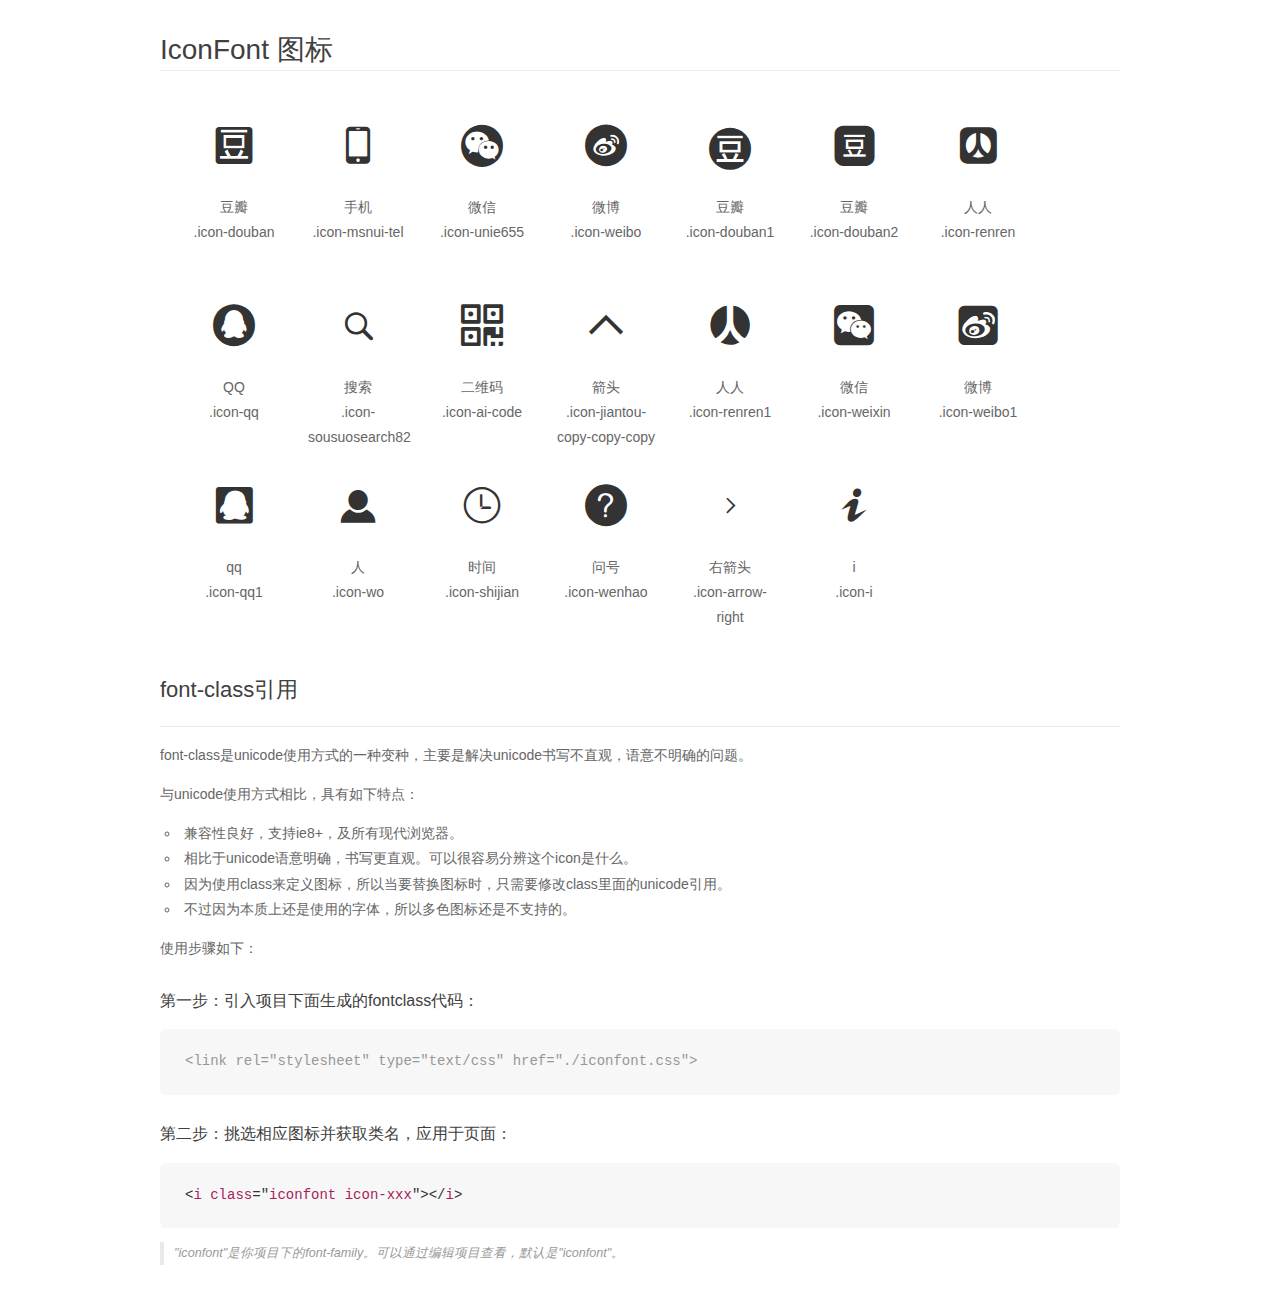
<file: font_735071_dlocwp3i7vn/demo_fontclass.html>
<!DOCTYPE html>
<html>
<head>
    <meta charset="utf-8"/>
    <title>IconFont</title>
    <link rel="stylesheet" href="demo.css">
    <link rel="stylesheet" href="iconfont.css">
</head>
<body>
    <div class="main markdown">
        <h1>IconFont 图标</h1>
        <ul class="icon_lists clear">
            
                <li>
                <i class="icon iconfont icon-douban"></i>
                    <div class="name">豆瓣</div>
                    <div class="fontclass">.icon-douban</div>
                </li>
            
                <li>
                <i class="icon iconfont icon-msnui-tel"></i>
                    <div class="name">手机</div>
                    <div class="fontclass">.icon-msnui-tel</div>
                </li>
            
                <li>
                <i class="icon iconfont icon-unie655"></i>
                    <div class="name">微信</div>
                    <div class="fontclass">.icon-unie655</div>
                </li>
            
                <li>
                <i class="icon iconfont icon-weibo"></i>
                    <div class="name">微博</div>
                    <div class="fontclass">.icon-weibo</div>
                </li>
            
                <li>
                <i class="icon iconfont icon-douban1"></i>
                    <div class="name">豆瓣</div>
                    <div class="fontclass">.icon-douban1</div>
                </li>
            
                <li>
                <i class="icon iconfont icon-douban2"></i>
                    <div class="name">豆瓣</div>
                    <div class="fontclass">.icon-douban2</div>
                </li>
            
                <li>
                <i class="icon iconfont icon-renren"></i>
                    <div class="name">人人</div>
                    <div class="fontclass">.icon-renren</div>
                </li>
            
                <li>
                <i class="icon iconfont icon-qq"></i>
                    <div class="name">QQ</div>
                    <div class="fontclass">.icon-qq</div>
                </li>
            
                <li>
                <i class="icon iconfont icon-sousuosearch82"></i>
                    <div class="name">搜索</div>
                    <div class="fontclass">.icon-sousuosearch82</div>
                </li>
            
                <li>
                <i class="icon iconfont icon-ai-code"></i>
                    <div class="name">二维码</div>
                    <div class="fontclass">.icon-ai-code</div>
                </li>
            
                <li>
                <i class="icon iconfont icon-jiantou-copy-copy-copy"></i>
                    <div class="name">箭头</div>
                    <div class="fontclass">.icon-jiantou-copy-copy-copy</div>
                </li>
            
                <li>
                <i class="icon iconfont icon-renren1"></i>
                    <div class="name">人人</div>
                    <div class="fontclass">.icon-renren1</div>
                </li>
            
                <li>
                <i class="icon iconfont icon-weixin"></i>
                    <div class="name">微信</div>
                    <div class="fontclass">.icon-weixin</div>
                </li>
            
                <li>
                <i class="icon iconfont icon-weibo1"></i>
                    <div class="name">微博</div>
                    <div class="fontclass">.icon-weibo1</div>
                </li>
            
                <li>
                <i class="icon iconfont icon-qq1"></i>
                    <div class="name">qq</div>
                    <div class="fontclass">.icon-qq1</div>
                </li>
            
                <li>
                <i class="icon iconfont icon-wo"></i>
                    <div class="name">人</div>
                    <div class="fontclass">.icon-wo</div>
                </li>
            
                <li>
                <i class="icon iconfont icon-shijian"></i>
                    <div class="name">时间</div>
                    <div class="fontclass">.icon-shijian</div>
                </li>
            
                <li>
                <i class="icon iconfont icon-wenhao"></i>
                    <div class="name">问号</div>
                    <div class="fontclass">.icon-wenhao</div>
                </li>
            
                <li>
                <i class="icon iconfont icon-arrow-right"></i>
                    <div class="name">右箭头</div>
                    <div class="fontclass">.icon-arrow-right</div>
                </li>
            
                <li>
                <i class="icon iconfont icon-i"></i>
                    <div class="name">i</div>
                    <div class="fontclass">.icon-i</div>
                </li>
            
        </ul>

        <h2 id="font-class-">font-class引用</h2>
        <hr>

        <p>font-class是unicode使用方式的一种变种，主要是解决unicode书写不直观，语意不明确的问题。</p>
        <p>与unicode使用方式相比，具有如下特点：</p>
        <ul>
        <li>兼容性良好，支持ie8+，及所有现代浏览器。</li>
        <li>相比于unicode语意明确，书写更直观。可以很容易分辨这个icon是什么。</li>
        <li>因为使用class来定义图标，所以当要替换图标时，只需要修改class里面的unicode引用。</li>
        <li>不过因为本质上还是使用的字体，所以多色图标还是不支持的。</li>
        </ul>
        <p>使用步骤如下：</p>
        <h3 id="-fontclass-">第一步：引入项目下面生成的fontclass代码：</h3>


        <pre><code class="lang-js hljs javascript"><span class="hljs-comment">&lt;link rel="stylesheet" type="text/css" href="./iconfont.css"&gt;</span></code></pre>
        <h3 id="-">第二步：挑选相应图标并获取类名，应用于页面：</h3>
        <pre><code class="lang-css hljs">&lt;<span class="hljs-selector-tag">i</span> <span class="hljs-selector-tag">class</span>="<span class="hljs-selector-tag">iconfont</span> <span class="hljs-selector-tag">icon-xxx</span>"&gt;&lt;/<span class="hljs-selector-tag">i</span>&gt;</code></pre>
        <blockquote>
        <p>"iconfont"是你项目下的font-family。可以通过编辑项目查看，默认是"iconfont"。</p>
        </blockquote>
    </div>
</body>
</html>
</file>
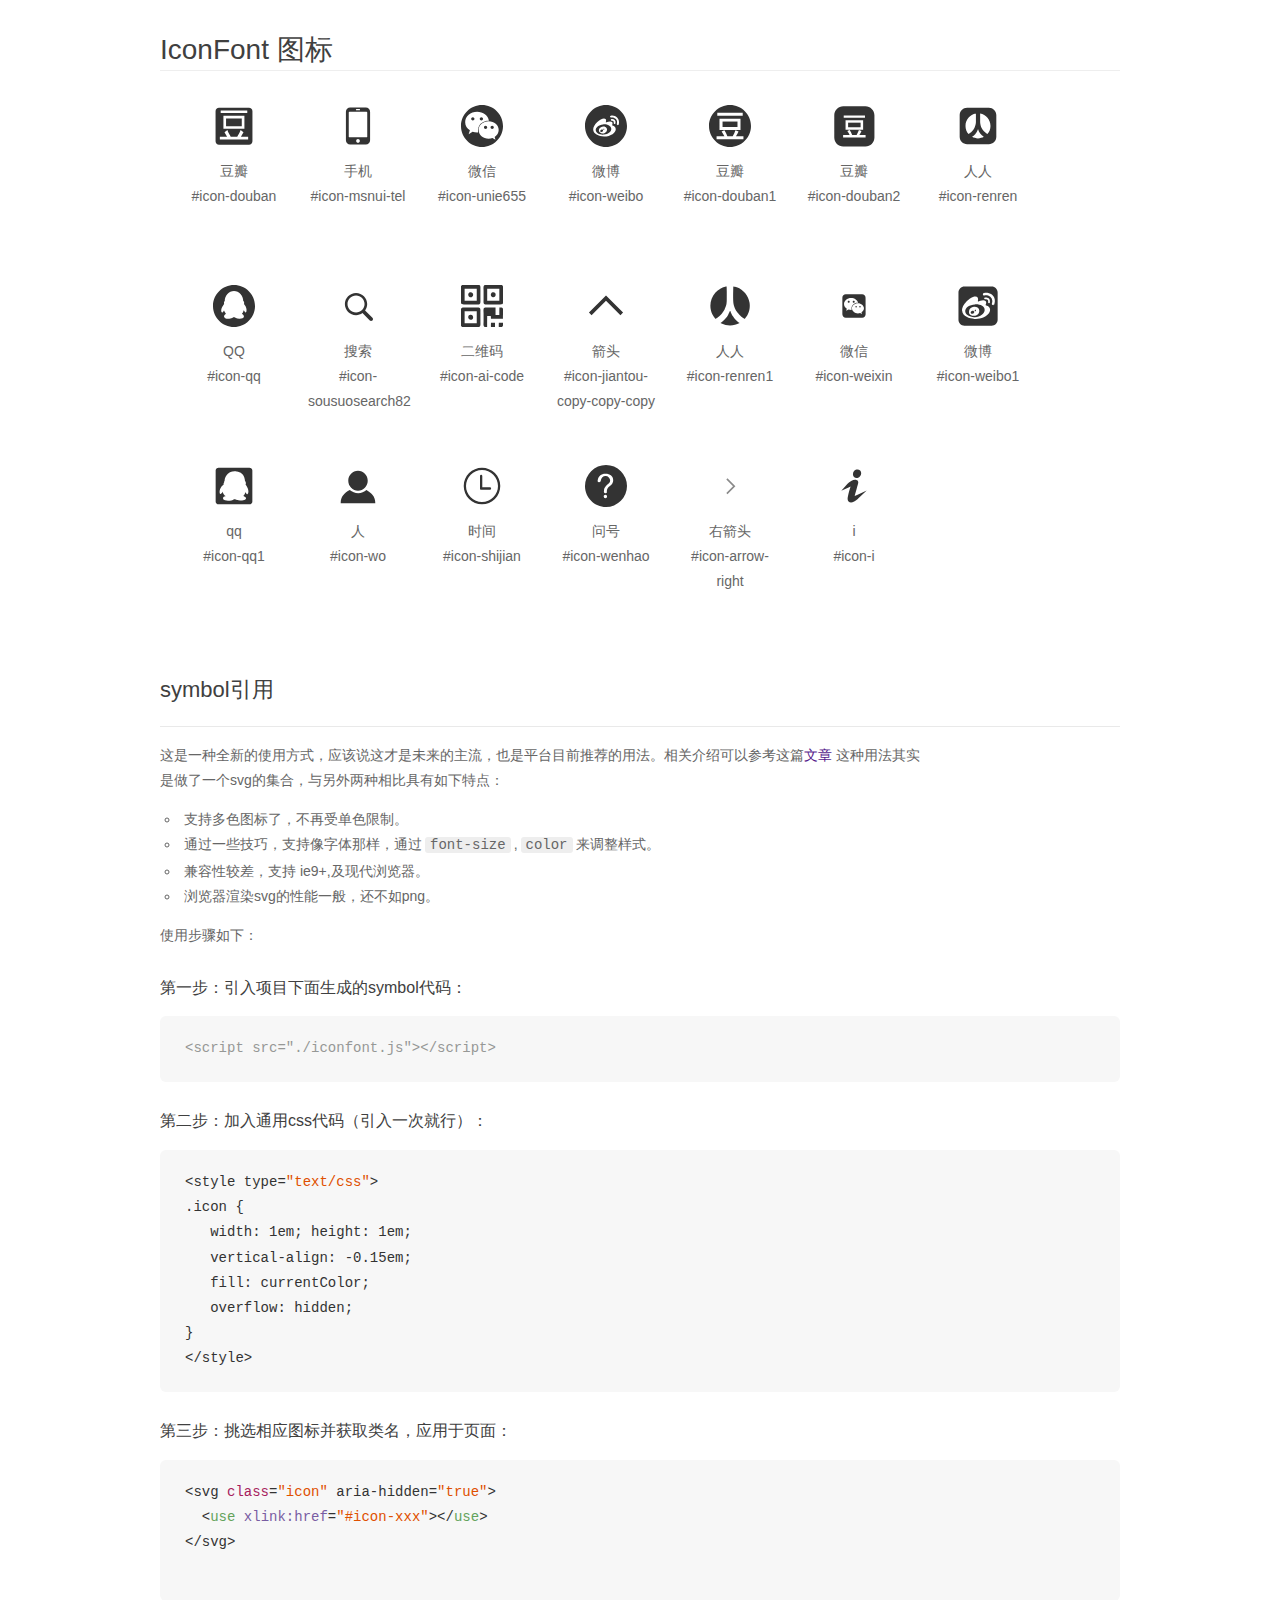
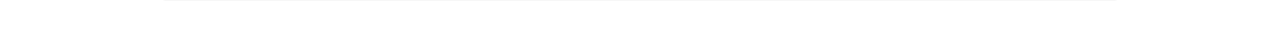
<file: font_735071_dlocwp3i7vn/demo_symbol.html>
<!DOCTYPE html>
<html>
<head>
    <meta charset="utf-8"/>
    <title>IconFont</title>
    <link rel="stylesheet" href="demo.css">
    <script src="iconfont.js"></script>

    <style type="text/css">
        .icon {
          /* 通过设置 font-size 来改变图标大小 */
          width: 1em; height: 1em;
          /* 图标和文字相邻时，垂直对齐 */
          vertical-align: -0.15em;
          /* 通过设置 color 来改变 SVG 的颜色/fill */
          fill: currentColor;
          /* path 和 stroke 溢出 viewBox 部分在 IE 下会显示
             normalize.css 中也包含这行 */
          overflow: hidden;
        }

    </style>
</head>
<body>
    <div class="main markdown">
        <h1>IconFont 图标</h1>
        <ul class="icon_lists clear">
            
                <li>
                    <svg class="icon" aria-hidden="true">
                        <use xlink:href="#icon-douban"></use>
                    </svg>
                    <div class="name">豆瓣</div>
                    <div class="fontclass">#icon-douban</div>
                </li>
            
                <li>
                    <svg class="icon" aria-hidden="true">
                        <use xlink:href="#icon-msnui-tel"></use>
                    </svg>
                    <div class="name">手机</div>
                    <div class="fontclass">#icon-msnui-tel</div>
                </li>
            
                <li>
                    <svg class="icon" aria-hidden="true">
                        <use xlink:href="#icon-unie655"></use>
                    </svg>
                    <div class="name">微信</div>
                    <div class="fontclass">#icon-unie655</div>
                </li>
            
                <li>
                    <svg class="icon" aria-hidden="true">
                        <use xlink:href="#icon-weibo"></use>
                    </svg>
                    <div class="name">微博</div>
                    <div class="fontclass">#icon-weibo</div>
                </li>
            
                <li>
                    <svg class="icon" aria-hidden="true">
                        <use xlink:href="#icon-douban1"></use>
                    </svg>
                    <div class="name">豆瓣</div>
                    <div class="fontclass">#icon-douban1</div>
                </li>
            
                <li>
                    <svg class="icon" aria-hidden="true">
                        <use xlink:href="#icon-douban2"></use>
                    </svg>
                    <div class="name">豆瓣</div>
                    <div class="fontclass">#icon-douban2</div>
                </li>
            
                <li>
                    <svg class="icon" aria-hidden="true">
                        <use xlink:href="#icon-renren"></use>
                    </svg>
                    <div class="name">人人</div>
                    <div class="fontclass">#icon-renren</div>
                </li>
            
                <li>
                    <svg class="icon" aria-hidden="true">
                        <use xlink:href="#icon-qq"></use>
                    </svg>
                    <div class="name">QQ</div>
                    <div class="fontclass">#icon-qq</div>
                </li>
            
                <li>
                    <svg class="icon" aria-hidden="true">
                        <use xlink:href="#icon-sousuosearch82"></use>
                    </svg>
                    <div class="name">搜索</div>
                    <div class="fontclass">#icon-sousuosearch82</div>
                </li>
            
                <li>
                    <svg class="icon" aria-hidden="true">
                        <use xlink:href="#icon-ai-code"></use>
                    </svg>
                    <div class="name">二维码</div>
                    <div class="fontclass">#icon-ai-code</div>
                </li>
            
                <li>
                    <svg class="icon" aria-hidden="true">
                        <use xlink:href="#icon-jiantou-copy-copy-copy"></use>
                    </svg>
                    <div class="name">箭头</div>
                    <div class="fontclass">#icon-jiantou-copy-copy-copy</div>
                </li>
            
                <li>
                    <svg class="icon" aria-hidden="true">
                        <use xlink:href="#icon-renren1"></use>
                    </svg>
                    <div class="name">人人</div>
                    <div class="fontclass">#icon-renren1</div>
                </li>
            
                <li>
                    <svg class="icon" aria-hidden="true">
                        <use xlink:href="#icon-weixin"></use>
                    </svg>
                    <div class="name">微信</div>
                    <div class="fontclass">#icon-weixin</div>
                </li>
            
                <li>
                    <svg class="icon" aria-hidden="true">
                        <use xlink:href="#icon-weibo1"></use>
                    </svg>
                    <div class="name">微博</div>
                    <div class="fontclass">#icon-weibo1</div>
                </li>
            
                <li>
                    <svg class="icon" aria-hidden="true">
                        <use xlink:href="#icon-qq1"></use>
                    </svg>
                    <div class="name">qq</div>
                    <div class="fontclass">#icon-qq1</div>
                </li>
            
                <li>
                    <svg class="icon" aria-hidden="true">
                        <use xlink:href="#icon-wo"></use>
                    </svg>
                    <div class="name">人</div>
                    <div class="fontclass">#icon-wo</div>
                </li>
            
                <li>
                    <svg class="icon" aria-hidden="true">
                        <use xlink:href="#icon-shijian"></use>
                    </svg>
                    <div class="name">时间</div>
                    <div class="fontclass">#icon-shijian</div>
                </li>
            
                <li>
                    <svg class="icon" aria-hidden="true">
                        <use xlink:href="#icon-wenhao"></use>
                    </svg>
                    <div class="name">问号</div>
                    <div class="fontclass">#icon-wenhao</div>
                </li>
            
                <li>
                    <svg class="icon" aria-hidden="true">
                        <use xlink:href="#icon-arrow-right"></use>
                    </svg>
                    <div class="name">右箭头</div>
                    <div class="fontclass">#icon-arrow-right</div>
                </li>
            
                <li>
                    <svg class="icon" aria-hidden="true">
                        <use xlink:href="#icon-i"></use>
                    </svg>
                    <div class="name">i</div>
                    <div class="fontclass">#icon-i</div>
                </li>
            
        </ul>


        <h2 id="symbol-">symbol引用</h2>
        <hr>

        <p>这是一种全新的使用方式，应该说这才是未来的主流，也是平台目前推荐的用法。相关介绍可以参考这篇<a href="">文章</a>
        这种用法其实是做了一个svg的集合，与另外两种相比具有如下特点：</p>
        <ul>
          <li>支持多色图标了，不再受单色限制。</li>
          <li>通过一些技巧，支持像字体那样，通过<code>font-size</code>,<code>color</code>来调整样式。</li>
          <li>兼容性较差，支持 ie9+,及现代浏览器。</li>
          <li>浏览器渲染svg的性能一般，还不如png。</li>
        </ul>
        <p>使用步骤如下：</p>
        <h3 id="-symbol-">第一步：引入项目下面生成的symbol代码：</h3>
        <pre><code class="lang-js hljs javascript"><span class="hljs-comment">&lt;script src="./iconfont.js"&gt;&lt;/script&gt;</span></code></pre>
        <h3 id="-css-">第二步：加入通用css代码（引入一次就行）：</h3>
        <pre><code class="lang-js hljs javascript">&lt;style type=<span class="hljs-string">"text/css"</span>&gt;
.icon {
   width: <span class="hljs-number">1</span>em; height: <span class="hljs-number">1</span>em;
   vertical-align: <span class="hljs-number">-0.15</span>em;
   fill: currentColor;
   overflow: hidden;
}
&lt;<span class="hljs-regexp">/style&gt;</span></code></pre>
        <h3 id="-">第三步：挑选相应图标并获取类名，应用于页面：</h3>
        <pre><code class="lang-js hljs javascript">&lt;svg <span class="hljs-class"><span class="hljs-keyword">class</span></span>=<span class="hljs-string">"icon"</span> aria-hidden=<span class="hljs-string">"true"</span>&gt;<span class="xml"><span class="hljs-tag">
  &lt;<span class="hljs-name">use</span> <span class="hljs-attr">xlink:href</span>=<span class="hljs-string">"#icon-xxx"</span>&gt;</span><span class="hljs-tag">&lt;/<span class="hljs-name">use</span>&gt;</span>
</span>&lt;<span class="hljs-regexp">/svg&gt;
        </span></code></pre>
    </div>
</body>
</html>
</file>
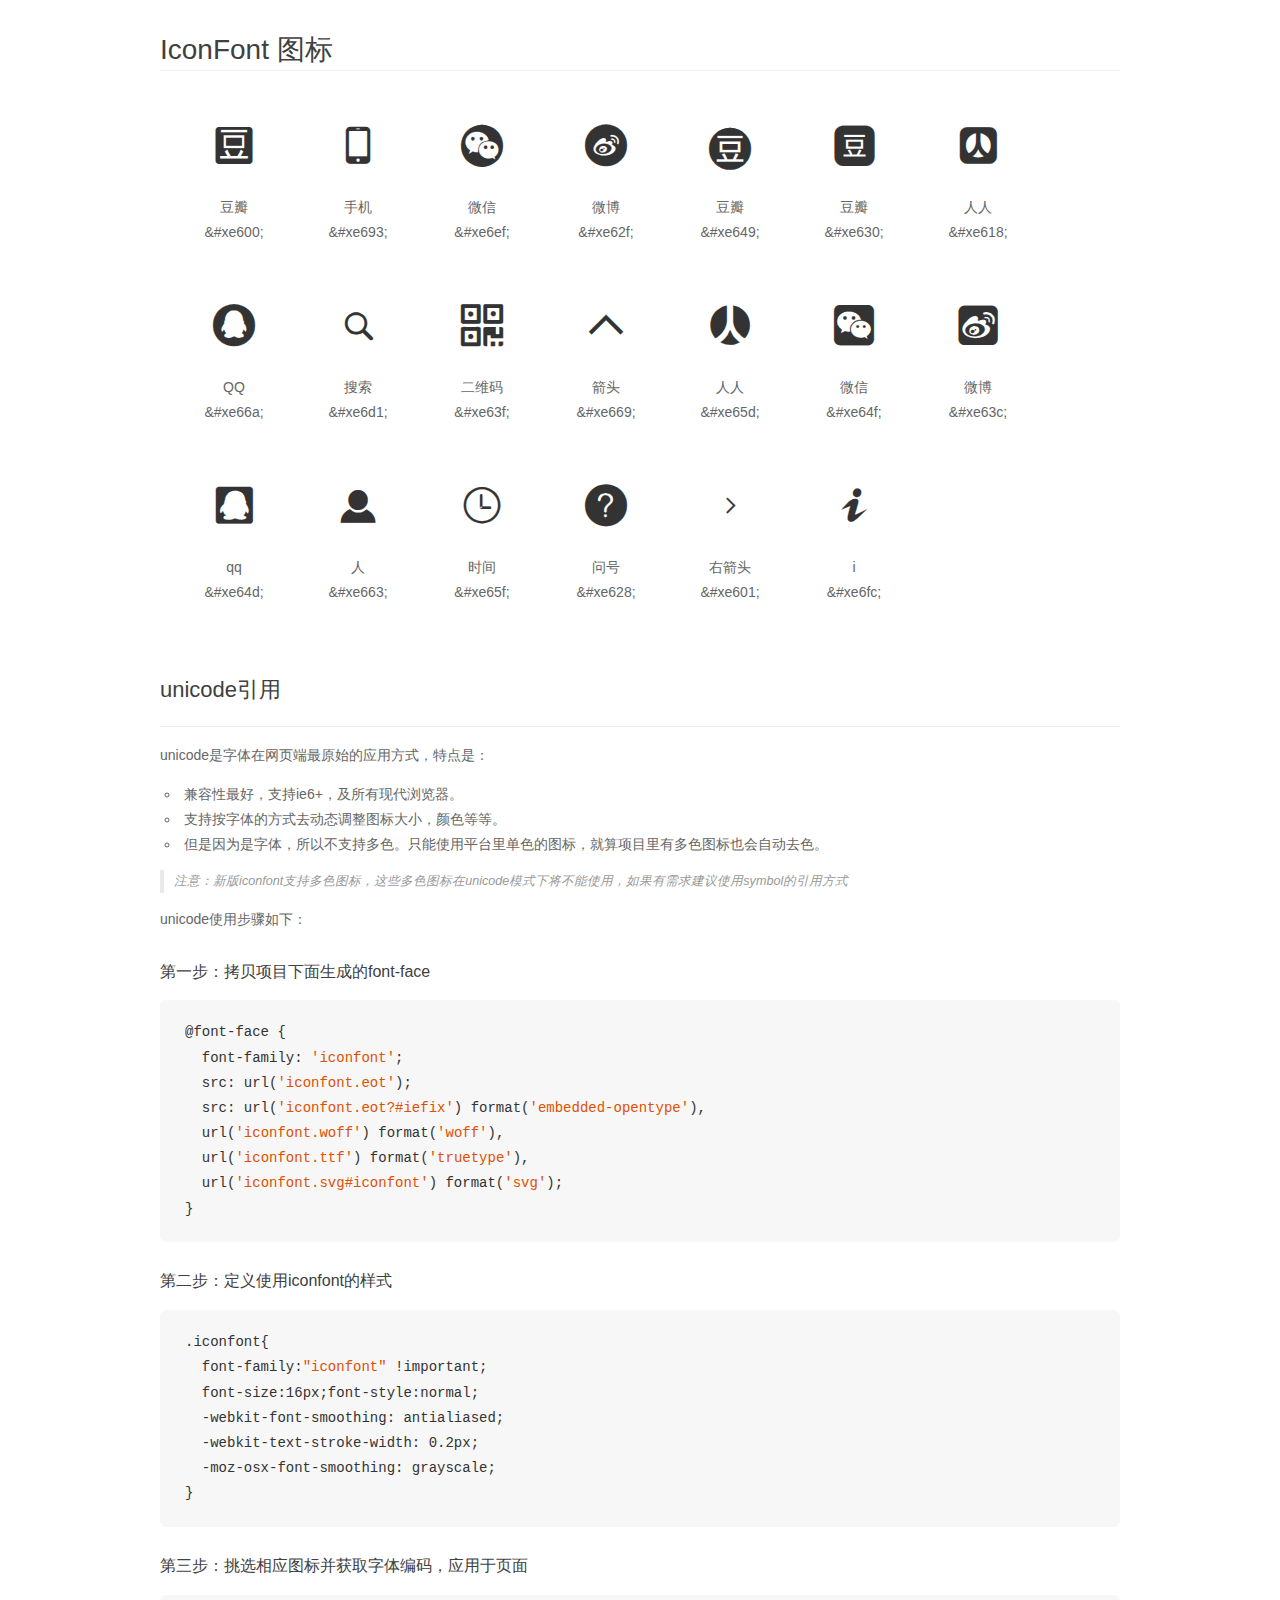
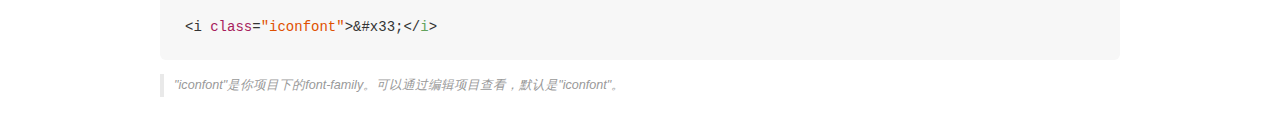
<file: font_735071_dlocwp3i7vn/demo_unicode.html>
<!DOCTYPE html>
<html>
<head>
    <meta charset="utf-8"/>
    <title>IconFont</title>
    <link rel="stylesheet" href="demo.css">

    <style type="text/css">

        @font-face {font-family: "iconfont";
          src: url('iconfont.eot'); /* IE9*/
          src: url('iconfont.eot#iefix') format('embedded-opentype'), /* IE6-IE8 */
          url('iconfont.woff') format('woff'), /* chrome, firefox */
          url('iconfont.ttf') format('truetype'), /* chrome, firefox, opera, Safari, Android, iOS 4.2+*/
          url('iconfont.svg#iconfont') format('svg'); /* iOS 4.1- */
        }

        .iconfont {
          font-family:"iconfont" !important;
          font-size:16px;
          font-style:normal;
          -webkit-font-smoothing: antialiased;
          -webkit-text-stroke-width: 0.2px;
          -moz-osx-font-smoothing: grayscale;
        }

    </style>
</head>
<body>
    <div class="main markdown">
        <h1>IconFont 图标</h1>
        <ul class="icon_lists clear">
            
                <li>
                <i class="icon iconfont">&#xe600;</i>
                    <div class="name">豆瓣</div>
                    <div class="code">&amp;#xe600;</div>
                </li>
            
                <li>
                <i class="icon iconfont">&#xe693;</i>
                    <div class="name">手机</div>
                    <div class="code">&amp;#xe693;</div>
                </li>
            
                <li>
                <i class="icon iconfont">&#xe6ef;</i>
                    <div class="name">微信</div>
                    <div class="code">&amp;#xe6ef;</div>
                </li>
            
                <li>
                <i class="icon iconfont">&#xe62f;</i>
                    <div class="name">微博</div>
                    <div class="code">&amp;#xe62f;</div>
                </li>
            
                <li>
                <i class="icon iconfont">&#xe649;</i>
                    <div class="name">豆瓣</div>
                    <div class="code">&amp;#xe649;</div>
                </li>
            
                <li>
                <i class="icon iconfont">&#xe630;</i>
                    <div class="name">豆瓣</div>
                    <div class="code">&amp;#xe630;</div>
                </li>
            
                <li>
                <i class="icon iconfont">&#xe618;</i>
                    <div class="name">人人</div>
                    <div class="code">&amp;#xe618;</div>
                </li>
            
                <li>
                <i class="icon iconfont">&#xe66a;</i>
                    <div class="name">QQ</div>
                    <div class="code">&amp;#xe66a;</div>
                </li>
            
                <li>
                <i class="icon iconfont">&#xe6d1;</i>
                    <div class="name">搜索</div>
                    <div class="code">&amp;#xe6d1;</div>
                </li>
            
                <li>
                <i class="icon iconfont">&#xe63f;</i>
                    <div class="name">二维码</div>
                    <div class="code">&amp;#xe63f;</div>
                </li>
            
                <li>
                <i class="icon iconfont">&#xe669;</i>
                    <div class="name">箭头</div>
                    <div class="code">&amp;#xe669;</div>
                </li>
            
                <li>
                <i class="icon iconfont">&#xe65d;</i>
                    <div class="name">人人</div>
                    <div class="code">&amp;#xe65d;</div>
                </li>
            
                <li>
                <i class="icon iconfont">&#xe64f;</i>
                    <div class="name">微信</div>
                    <div class="code">&amp;#xe64f;</div>
                </li>
            
                <li>
                <i class="icon iconfont">&#xe63c;</i>
                    <div class="name">微博</div>
                    <div class="code">&amp;#xe63c;</div>
                </li>
            
                <li>
                <i class="icon iconfont">&#xe64d;</i>
                    <div class="name">qq</div>
                    <div class="code">&amp;#xe64d;</div>
                </li>
            
                <li>
                <i class="icon iconfont">&#xe663;</i>
                    <div class="name">人</div>
                    <div class="code">&amp;#xe663;</div>
                </li>
            
                <li>
                <i class="icon iconfont">&#xe65f;</i>
                    <div class="name">时间</div>
                    <div class="code">&amp;#xe65f;</div>
                </li>
            
                <li>
                <i class="icon iconfont">&#xe628;</i>
                    <div class="name">问号</div>
                    <div class="code">&amp;#xe628;</div>
                </li>
            
                <li>
                <i class="icon iconfont">&#xe601;</i>
                    <div class="name">右箭头</div>
                    <div class="code">&amp;#xe601;</div>
                </li>
            
                <li>
                <i class="icon iconfont">&#xe6fc;</i>
                    <div class="name">i</div>
                    <div class="code">&amp;#xe6fc;</div>
                </li>
            
        </ul>
        <h2 id="unicode-">unicode引用</h2>
        <hr>

        <p>unicode是字体在网页端最原始的应用方式，特点是：</p>
        <ul>
        <li>兼容性最好，支持ie6+，及所有现代浏览器。</li>
        <li>支持按字体的方式去动态调整图标大小，颜色等等。</li>
        <li>但是因为是字体，所以不支持多色。只能使用平台里单色的图标，就算项目里有多色图标也会自动去色。</li>
        </ul>
        <blockquote>
        <p>注意：新版iconfont支持多色图标，这些多色图标在unicode模式下将不能使用，如果有需求建议使用symbol的引用方式</p>
        </blockquote>
        <p>unicode使用步骤如下：</p>
        <h3 id="-font-face">第一步：拷贝项目下面生成的font-face</h3>
        <pre><code class="lang-js hljs javascript">@font-face {
  font-family: <span class="hljs-string">'iconfont'</span>;
  src: url(<span class="hljs-string">'iconfont.eot'</span>);
  src: url(<span class="hljs-string">'iconfont.eot?#iefix'</span>) format(<span class="hljs-string">'embedded-opentype'</span>),
  url(<span class="hljs-string">'iconfont.woff'</span>) format(<span class="hljs-string">'woff'</span>),
  url(<span class="hljs-string">'iconfont.ttf'</span>) format(<span class="hljs-string">'truetype'</span>),
  url(<span class="hljs-string">'iconfont.svg#iconfont'</span>) format(<span class="hljs-string">'svg'</span>);
}
</code></pre>
        <h3 id="-iconfont-">第二步：定义使用iconfont的样式</h3>
        <pre><code class="lang-js hljs javascript">.iconfont{
  font-family:<span class="hljs-string">"iconfont"</span> !important;
  font-size:<span class="hljs-number">16</span>px;font-style:normal;
  -webkit-font-smoothing: antialiased;
  -webkit-text-stroke-width: <span class="hljs-number">0.2</span>px;
  -moz-osx-font-smoothing: grayscale;
}
</code></pre>
        <h3 id="-">第三步：挑选相应图标并获取字体编码，应用于页面</h3>
        <pre><code class="lang-js hljs javascript">&lt;i <span class="hljs-class"><span class="hljs-keyword">class</span></span>=<span class="hljs-string">"iconfont"</span>&gt;&amp;#x33;<span class="xml"><span class="hljs-tag">&lt;/<span class="hljs-name">i</span>&gt;</span></span></code></pre>

        <blockquote>
        <p>"iconfont"是你项目下的font-family。可以通过编辑项目查看，默认是"iconfont"。</p>
        </blockquote>
    </div>


</body>
</html>
</file>
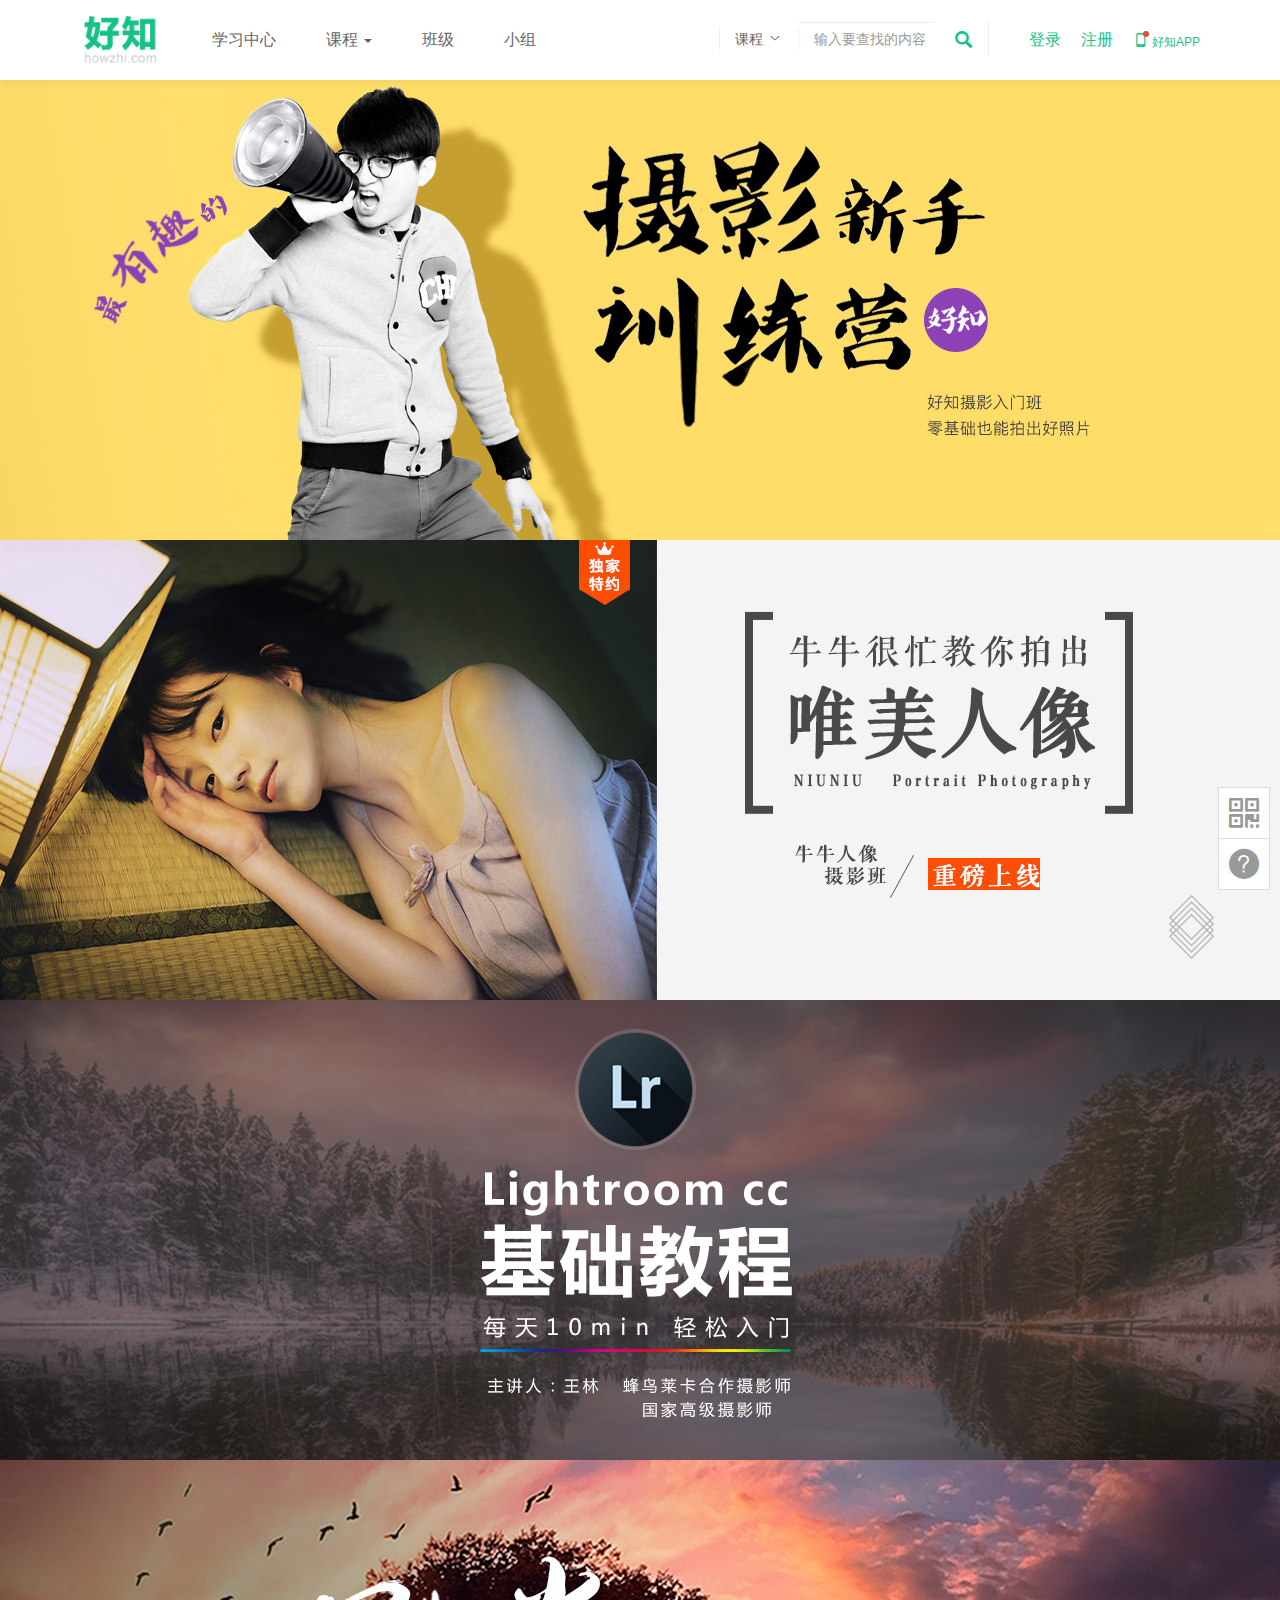
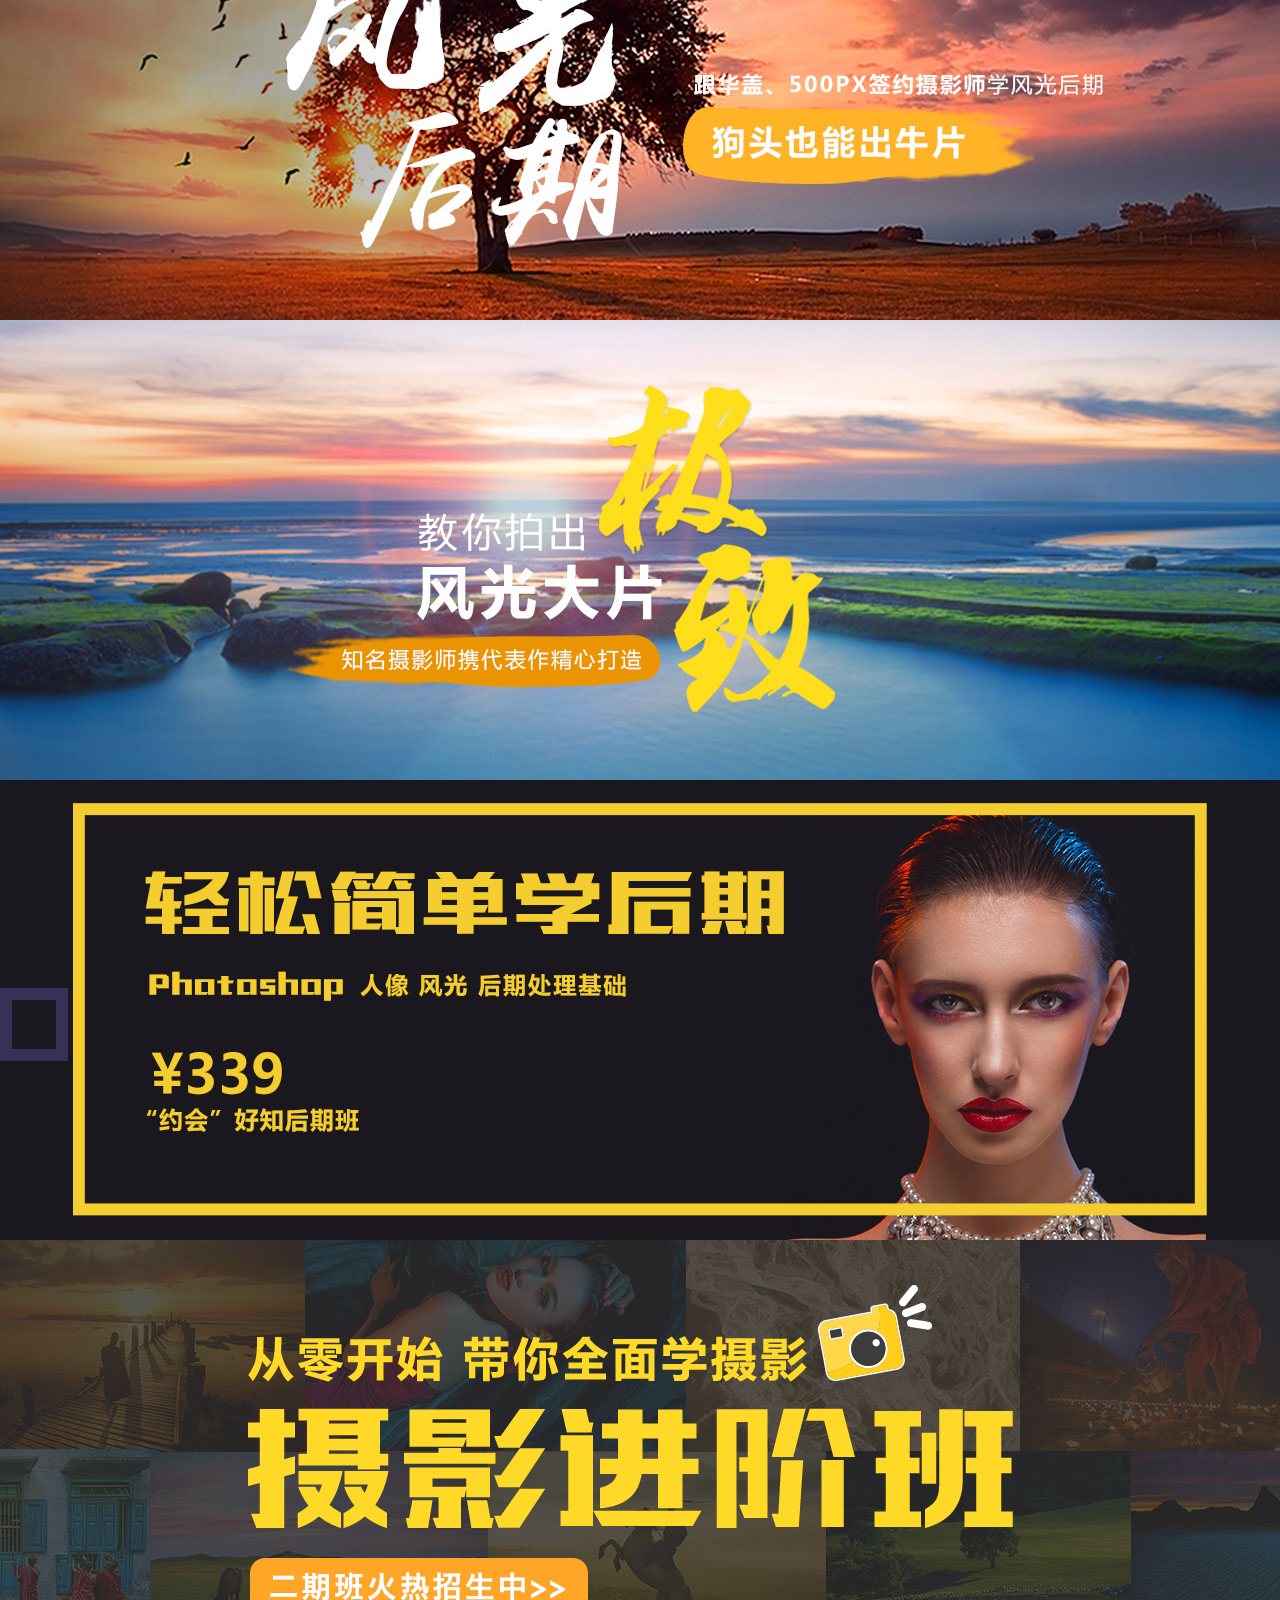
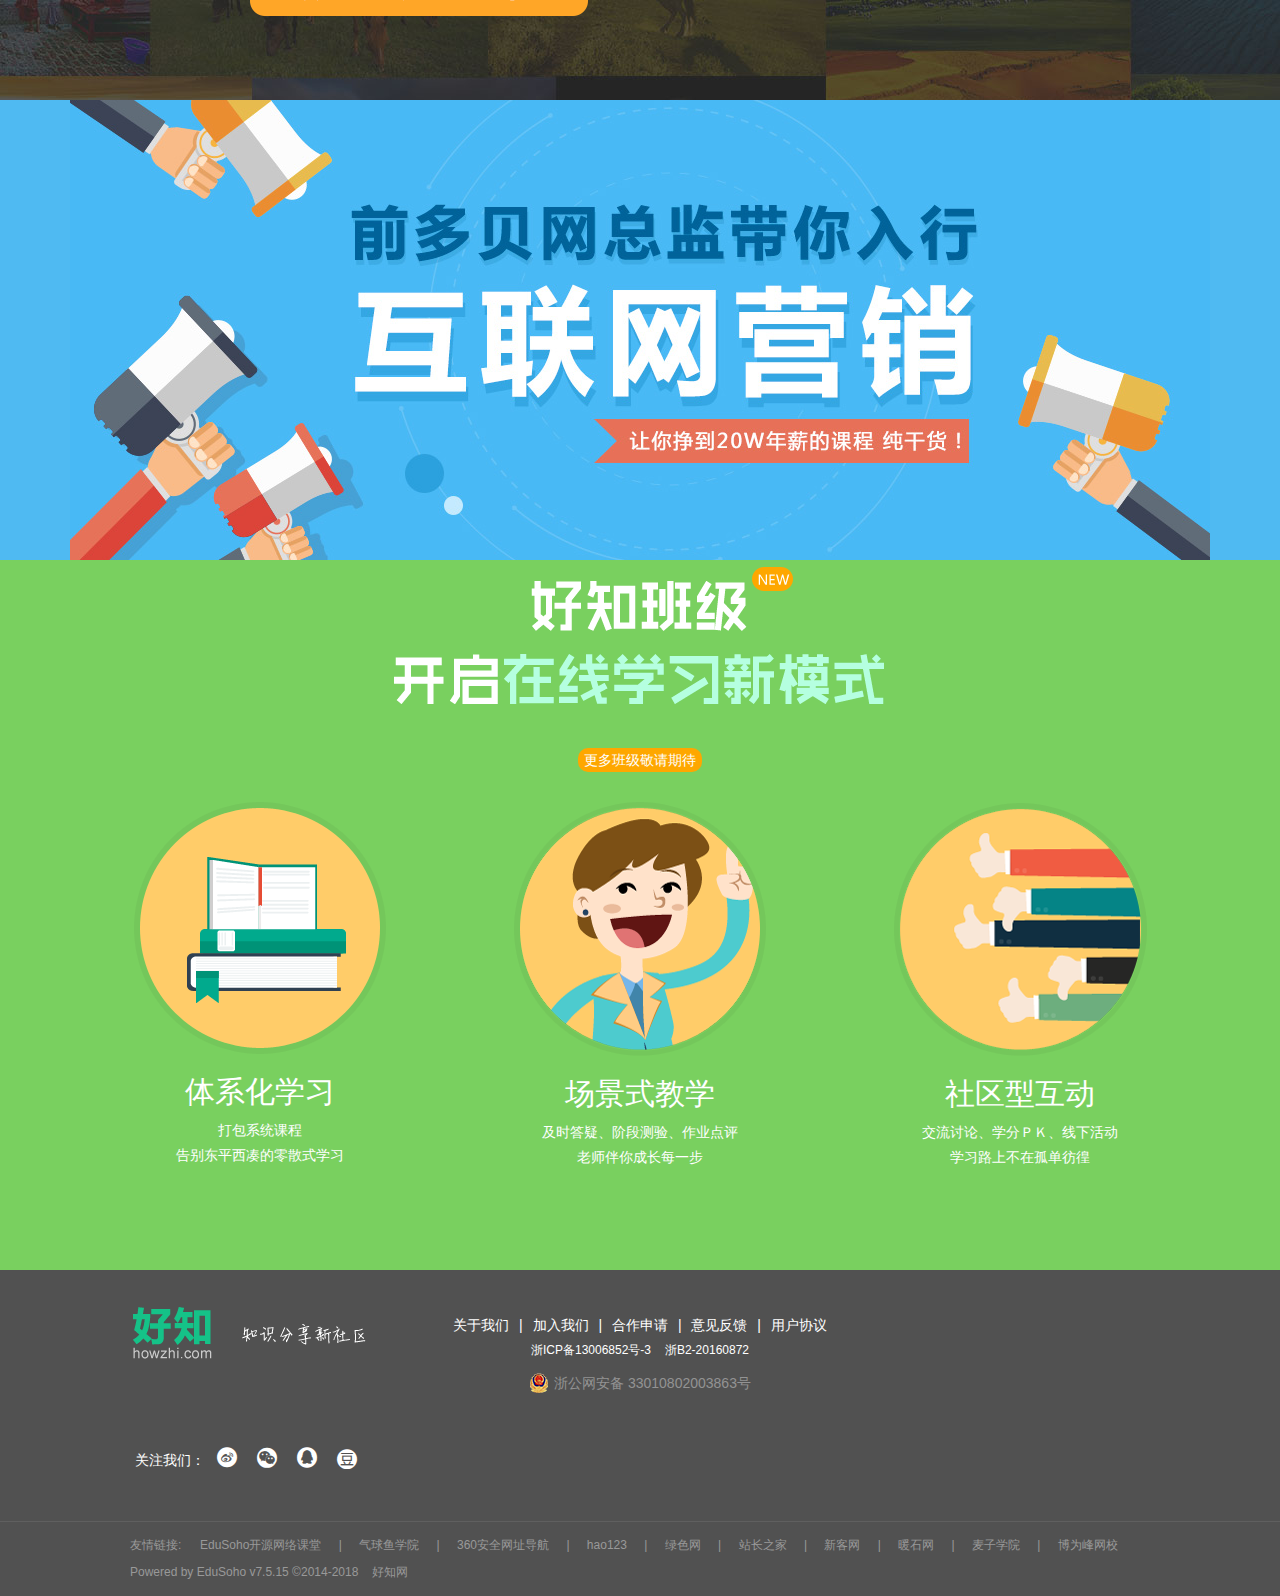
<file: page/class.html>
<!DOCTYPE html>
<html>
	<head>
		<meta charset="utf-8">
		<meta http-equiv="X-UA-Compatible" content="IE=edge">
		<meta name="viewport" content="width=device-width, initial-scale=1">
		<title></title>
		<link rel="stylesheet" href="../css/bootstrap.css">
		<link rel="stylesheet" href="../css/frame.css">
		<link rel="stylesheet" href="../css/class.css">
		<link rel="stylesheet" href="../css/iconfont.css">
	</head>
	<body>
		<header class="header">
			<div class="container">
			<div class="cur">
				<div class="navbar-header pull-left">
					<a href="../index.html" class="navbar-brand">
						<img class="img-responsive" src="../images/logo.png" alt="好知，howzhi.com">
					</a>
					<button class="navbar-toggle" data-target=".navbar-collapse" data-toggle="collapse" type="button">
						<span class="sr-only">Toggle navigation</span>
						<span class="icon-bar"></span>
						<span class="icon-bar"></span>
						<span class="icon-bar"></span>
					</button>
				</div>
				<nav class="collapse navbar-collapse pull-left">
					<ul class="nav navbar-nav topmenu">
						<li class="visible-xs">
							<a href=""><i class="fa fa-search mrm iconfont icon-sousuosearch82"></i>搜索</a>
						</li>
						<li class="">
							<a href="">学习中心 </a>
						</li>
						<li class="nav-hover">
							<a href="course.html">课程  <b class="caret"></b></a>
							<ul class="dropdown-menu" role="menu">
								<li>
									<a href="shoot.html">摄影课堂</a>
								</li>
								<li>
									<a href="design.html">创意设计</a>
								</li>
								<li>
									<a href="singsong.html">声乐器乐</a>
								</li>
								<li>
									<a href="">运动健身</a>
								</li>
								<li>
									<a href="">IT互联网</a>
								</li>
								<li>
									<a href="">兴趣爱好</a>
								</li>
								<li>
									<a href="">语言学习</a>
								</li>
								<li>
									<a href="">职场技能</a>
								</li>
								<li>
									<a href="">公开课</a>
								</li>
							</ul>
						</li>
						<li><a href="">班级 </a></li>
						<li><a href="group.html">小组 </a></li>
					</ul>
				</nav>
				<div class="pull-right user-nav clearfix">
					<ul class="nav nav-login">
						<li>
							<a class="color-gray-one" href="login.html">登录</a>
						</li>
						<li><a href="login.html">注册</a></li>
						<li class="hidden-xs hzapp hidden-sm">
							<a href="">
								<small class="badge"></small> <i class="iconfont icon-msnui-tel"></i>
								好知APP
							</a>
						</li>
					</ul>
					<form action="" class="navbar-form pull-right hz-search hidden-xs">
						<div class="form-group">
							<div id="search-left" class="pull-left search-left">
								<div class="search-type pull-left">
									<div class="choose">
										课程
										<i class="iconfont icon-xiajiantou"></i>
									</div>
									<ul class="text-center">
										<li data-type="course">课程</li>
										<li data-type="thread">话题</li>
										<li data-type="teacher">教师</li>
									</ul>
								</div>
								<input class="form-control js-search" placeholder="输入要查找的内容" autocomplete="off">
							</div>
							<input name="type" value="course" type="hidden">
							<button class="button fa fa-search iconfont icon-sousuosearch82" type="submit"></button>
						</div>
					</form>
				</div>
			</div>
			</div>
		</header>
		<section class="marketing">
			<a href="" target="_blank" title="零基础摄影入门班">
				<div class="autobg imgbg" style="background-image:url(../images/list.jpg)">
					<p>零基础摄影入门班，摄影教学，摄影视频，摄影入门</p>
				</div>
			</a>
			<a href="" target="_blank" title="牛牛人像摄影班">
				<div class="autobg imgbg" style="background-image:url(../images/list2.jpg)">
					<p>牛牛人像摄影班,人像摄影教程，唯美人像</p>
				</div>
			</a>
			<a href="" target="_blank" title="Adobe Lightroom cc后期基础入门班">
				<div class="autobg imgbg" style="background-image:url(../images/list3.jpg)">
					<p>牛牛人像摄影班,人像摄影教程，唯美人像</p>
				</div>
			</a>
			<a href="" target="_blank" title="跟华盖，500px签约摄影师学风光后期">
				<div class="autobg imgbg" style="background-image:url(../images/list-banner.jpg)">
					<p>跟华盖，500px签约摄影师学风光后期</p>
				</div>
			</a>
			<a href="" target="_blank" title="教你拍出极致风光大片，知名摄影师携代表作精心打造">
				<div class="autobg imgbg" style="background-image:url(../images/list-banner2.jpg)">
					<p>教你拍出极致风光大片，知名摄影师携代表作精心打造</p>
				</div>
			</a>
			<div class="marketing-pic4 autobg">
				<div class="container text-center">
					<a href="" target="_blank">
						<img class="img-responsive" src="../images/list-banner3.jpg" alt="轻松简单学后期,photoshop,人像,风光,后期处理">
					</a>
				</div>
			</div>
			<div class="marketing-pic2">
				<div class="container text-center">
					<a href="" target="_blank">
						<img class="img-responsive" src="../images/banner-list.png" alt="轻松简单学后期,photoshop,人像,风光,后期处理">
					</a>
				</div>
			</div>
			<div style="background:#4fbaf2">
				<div class="container text-center">
					<a href="" target="_blank">
						<img class="img-responsive" src="../images/banner-list.jpg" alt="轻松简单学后期,photoshop,人像,风光,后期处理">
					</a>
				</div>
			</div>
			<div class="word pt1">
				<h1>
					<img class="img-responsive" src="../images/classroommarketing.png" alt="">
				</h1>
				<span class="more">更多班级敬请期待</span>
				<div class="container">
					<ul>
						<li class="col-xs-4">
							<img class="img-responsive" src="../images/marketing-item1.png" alt="">
							<h2>体系化学习</h2>
							<p>打包系统课程<br>告别东平西凑的零散式学习</p>
						</li>
						<li class="col-xs-4">
							<img class="img-responsive" src="../images/marketing-item2.png" alt="">
							<h2>场景式教学</h2>
							<p>及时答疑、阶段测验、作业点评<br>老师伴你成长每一步</p>
						</li>
						<li class="col-xs-4">
							<img class="img-responsive" src="../images/marketing-item3.png" alt="">
							<h2>社区型互动</h2>
							<p>交流讨论、学分ＰＫ、线下活动<br>学习路上不在孤单彷徨</p>
						</li>
					</ul>
				</div>
			</div>
		</section>
		<ul class="fixed-bar">
			<li class="hz-app"><a href="" class="active btn btn-primary">APP</a></li>
			<li class="hz-weixin">
				<a class="fixed-bar-icon" href="">
					<i class="iconfont icon-ai-code"></i>
				</a>
				<div class="weixin">
					<p class="text-center mvs text-primary hidden-xs hidden-sm">扫一扫 关注好知微信</p>
					<img class="img-responsive" src="../images/wenxin-qrcode.jpg" alt="">
				</div>			
			</li>
			<li class="hz-feedback">
				<a href="" class="fixed-bar-icon">
					<i class="iconfont icon-wenhao"></i>
				</a>
				<a href="" class="fixed-bar-text">
					问题反馈
				</a>
			</li>
			<li class="go-top gotop">
				<a href="" class="fixed-bar-icon">
					<i class="iconfont icon-jiantou-copy-copy-copy"></i>
				</a>
				<a href="javascript:;" class="fixed-bar-text">
					回到顶部
				</a>
			</li>
		</ul>
		<footer class="footer">
			<div class="container">
				<div class="row">
					<div class="col-md-4">
						<a href="">
							<img src="../images/foot-logo.png" alt="">
						</a>
					</div>
					<div class="col-md-4 about">
						<span>
							<a href="">关于我们</a>
						</span>
						|
						<span>
							<a href="" target="_blank">加入我们</a>
						</span>
						|
						<span>
							<a href="" target="_blank">合作申请</a>
						</span>
						|
						<span>
							<a href="">意见反馈</a>
						</span>
						|
						<span>
							<a href="">用户协议</a>
						</span>
						<br>				
						<a class="text-sm con prm" href="" target="_blank">浙ICP备13006852号-3</a>
						<a class="text-sm con plm" href="" target="_blank">浙B2-20160872</a>
					</div>
					<div class="row">
						<div class="row-con">
							<a class="row-tip" href="" >
							<img class="row-img" src="../images/filing.png" alt="">
							<p class="row-p">浙公网安备 33010802003863号</p>
							</a>
						</div>
					</div>
					<div class="col-md-4">
						关注我们：
						<a href=""> <i class="iconfont icon-weibo"></i>
						</a>
						<a class="icon-sns"> <i class="iconfont icon-unie655"></i>
							<div class="sns-popover">
							<img src="../images/wenxin-qrcode.jpg" alt="" width="194px">
							</div>
						</a>
						<a href="">
							<i class="iconfont icon-qq"></i>
						</a>
						<a href="">
							<i class="iconfont icon-douban1"></i>
						</a>
					</div>
				</div>
			</div>
		</footer>
		<div class="friendlinks">
			<div class="container">
				<div class="content">
					<font>友情链接:</font>
					<a href="">EduSoho开源网络课堂</a>
					<span>|</span>
					<a href="">气球鱼学院</a>
					<span>|</span>
					<a href="">360安全网址导航</a>
					<span>|</span>
					<a href="">hao123</a>
					<span>|</span>
					<a href="">绿色网</a>
					<span>|</span>	
					<a href="">站长之家</a>
					<span>|</span>
					<a href="">新客网</a>
					<span>|</span>
					<a href="">暖石网</a>
					<span>|</span>
					<a href="">麦子学院</a>
					<span>|</span>
					<a href="">博为峰网校 </a>
				</div>
				Powered by
				<a href="">EduSoho v7.5.15</a>
				©2014-2018
				<a class="mlm" href="">好知网</a>
			</div>
		</div>
		<script src='../js/jquery.min.js'></script>
		<script src='../js/bootstrap.min.js'></script>
		<script>
		$(window).scroll(function(event) {
			if($(window).scrollTop()<200){
					$('.go-top').addClass('gotop');
				}else{
					$('.go-top').removeClass('gotop')
				}
			});
		$('.go-top').click(function(event) {
				$('html,body').stop().animate({'scrollTop':$('html').offset().top}, 1000)
			});
		</script>
	</body>
</html>
</file>
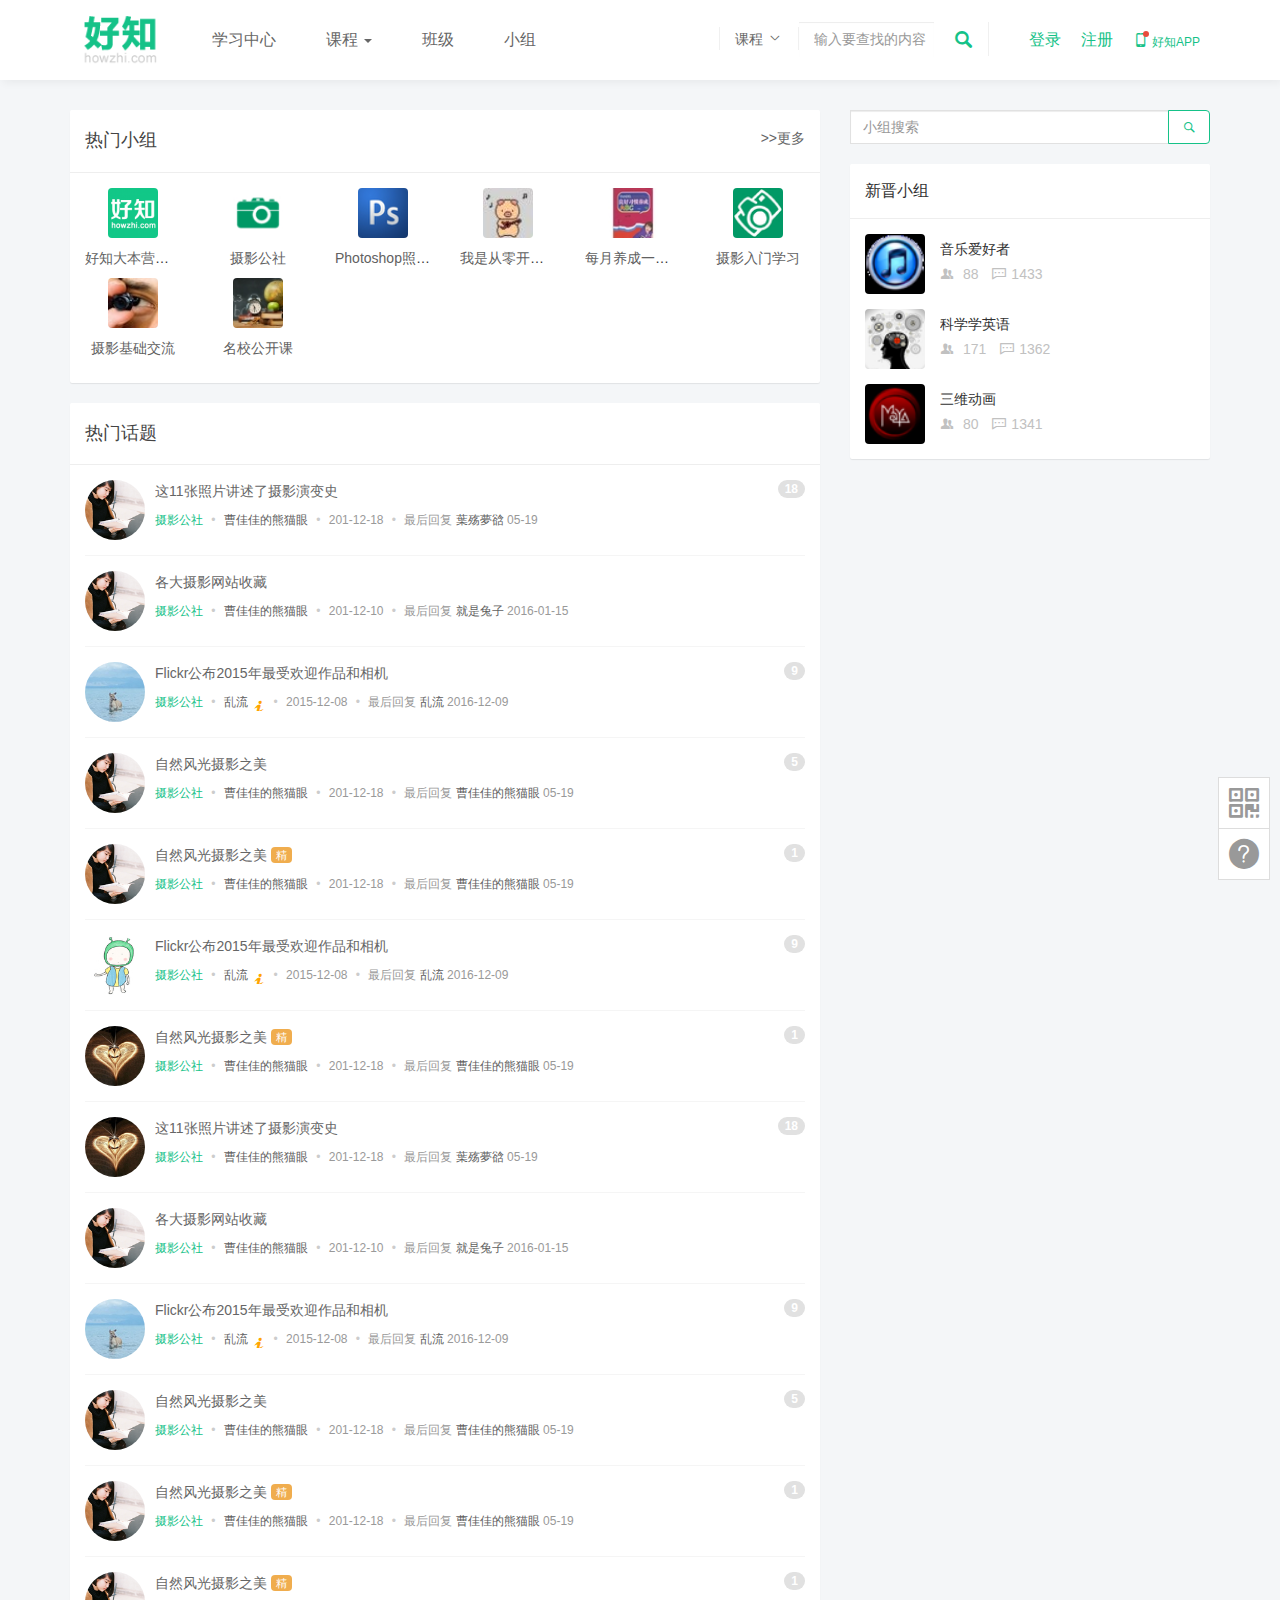
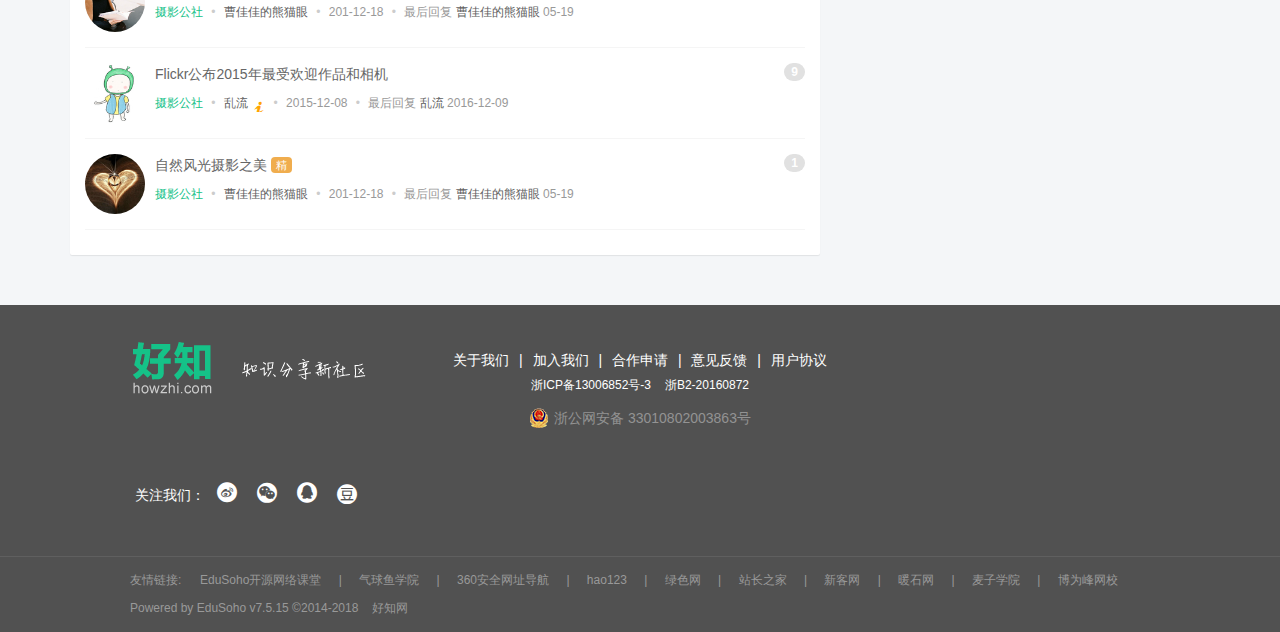
<file: page/group.html>
<!DOCTYPE html>
<html>
	<head>
		<meta charset="utf-8">
		<meta http-equiv="X-UA-Compatible" content="IE=edge">
		<meta name="viewport" content="width=device-width, initial-scale=1">
		<title></title>
		<link rel="stylesheet" href="../css/bootstrap.css">
		<link rel="stylesheet" href="../css/frame.css">
		<link rel="stylesheet" href="../css/group.css">
		<link rel="stylesheet" href="../css/iconfont.css">
	</head>
	<body>
		<header class="header">
			<div class="container">
			<div class="cur">
				<div class="navbar-header pull-left">
					<a href="../index.html" class="navbar-brand">
						<img class="img-responsive" src="../images/logo.png" alt="好知，howzhi.com">
					</a>
					<button class="navbar-toggle" data-target=".navbar-collapse" data-toggle="collapse" type="button">
						<span class="sr-only">Toggle navigation</span>
						<span class="icon-bar"></span>
						<span class="icon-bar"></span>
						<span class="icon-bar"></span>
					</button>
				</div>
				<nav class="collapse navbar-collapse pull-left">
					<ul class="nav navbar-nav topmenu">
						<li class="visible-xs">
							<a href=""><i class="fa fa-search mrm iconfont icon-sousuosearch82"></i>搜索</a>
						</li>
						<li class="">
							<a href="">学习中心 </a>
						</li>
						<li class="nav-hover">
							<a href="course.html">课程  <b class="caret"></b></a>
							<ul class="dropdown-menu" role="menu">
								<li>
									<a href="shoot.html">摄影课堂</a>
								</li>
								<li>
									<a href="design.html">创意设计</a>
								</li>
								<li>
									<a href="singsong.html">声乐器乐</a>
								</li>
								<li>
									<a href="">运动健身</a>
								</li>
								<li>
									<a href="">IT互联网</a>
								</li>
								<li>
									<a href="">兴趣爱好</a>
								</li>
								<li>
									<a href="">语言学习</a>
								</li>
								<li>
									<a href="">职场技能</a>
								</li>
								<li>
									<a href="">公开课</a>
								</li>
							</ul>
						</li>
						<li><a href="class.html">班级 </a></li>
						<li><a href="">小组 </a></li>
					</ul>
				</nav>
				<div class="pull-right user-nav clearfix">
					<ul class="nav nav-login">
						<li>
							<a class="color-gray-one" href="login.html">登录</a>
						</li>
						<li><a href="login.html">注册</a></li>
						<li class="hidden-xs hzapp hidden-sm">
							<a href="">
								<small class="badge"></small> <i class="iconfont icon-msnui-tel"></i>
								好知APP
							</a>
						</li>
					</ul>
					<form action="" class="navbar-form pull-right hz-search hidden-xs">
						<div class="form-group">
							<div id="search-left" class="pull-left search-left">
								<div class="search-type pull-left">
									<div class="choose">
										课程
										<i class="iconfont icon-xiajiantou"></i>
									</div>
									<ul class="text-center">
										<li data-type="course">课程</li>
										<li data-type="thread">话题</li>
										<li data-type="teacher">教师</li>
									</ul>
								</div>
								<input class="form-control js-search" placeholder="输入要查找的内容" autocomplete="off">
							</div>
							<input name="type" value="course" type="hidden">
							<button class="button fa fa-search iconfont icon-sousuosearch82" type="submit"></button>
						</div>
					</form>
				</div>
			</div>
			</div>
		</header>
		<div class="container" id="content-container">
			<div class="row">
				<div class="col-md-8">
					<div class="panel panel-default">
						<div class="panel-heading">热门小组
							<a href="" class="pull-right">>>更多</a>
						</div>
						<div class="panel-body">
							<div class="row group-grids">
								<div class="col-lg-2 col-md-2 col-sm-2 col-xs-4 grid">
									<p>
										<a href="" title="好知大本营（教务处）">
											<img class="group-avatar-sm" src="../images/panel1.png" alt="">
										</a>
									</p>
									<p class="title">
										<a class="link-light" href="" title="好知大本营（教务处）">好知大本营（教务处）</a>
									</p>
								</div>
								<div class="col-lg-2 col-md-2 col-sm-2 col-xs-4 grid">
									<p>
										<a href="" title="摄影公社">
											<img class="group-avatar-sm" src="../images/panel2.jpg" alt="">
										</a>
									</p>
									<p class="title">
										<a class="link-light" href="" title="摄影公社">摄影公社</a>
									</p>
								</div>
								<div class="col-lg-2 col-md-2 col-sm-2 col-xs-4 grid">
									<p>
										<a href="" title="Photoshop照片后期处理学习交流">
											<img class="group-avatar-sm" src="../images/panel3.jpg" alt="">
										</a>
									</p>
									<p class="title">
										<a class="link-light" href="" title="Photoshop照片后期处理学习交流">Photoshop照片后期处理学习交流</a>
									</p>
								</div>
								<div class="col-lg-2 col-md-2 col-sm-2 col-xs-4 grid">
									<p>
										<a href="" title="我是从零开始学吉他的">
											<img class="group-avatar-sm" src="../images/panel4.jpg" alt="">
										</a>
									</p>
									<p class="title">
										<a class="link-light" href="" title="我是从零开始学吉他的">我是从零开始学吉他的</a>
									</p>
								</div>
								<div class="col-lg-2 col-md-2 col-sm-2 col-xs-4 grid">
									<p>
										<a href="" title="每月养成一个好习惯">
											<img class="group-avatar-sm" src="../images/panel5.jpg" alt="">
										</a>
									</p>
									<p class="title">
										<a class="link-light" href="" title="每月养成一个好习惯">每月养成一个好习惯</a>
									</p>
								</div>
								<div class="col-lg-2 col-md-2 col-sm-2 col-xs-4 grid">
									<p>
										<a href="" title="摄影入门学习">
											<img class="group-avatar-sm" src="../images/panel6.jpg" alt="">
										</a>
									</p>
									<p class="title">
										<a class="link-light" href="" title="摄影入门学习">摄影入门学习</a>
									</p>
								</div>
								<div class="col-lg-2 col-md-2 col-sm-2 col-xs-4 grid">
									<p>
										<a href="" title="摄影基础交流">
											<img class="group-avatar-sm" src="../images/panel7.jpg" alt="">
										</a>
									</p>
									<p class="title">
										<a class="link-light" href="" title="摄影基础交流">摄影基础交流</a>
									</p>
								</div>
								<div class="col-lg-2 col-md-2 col-sm-2 col-xs-4 grid">
									<p>
										<a href="" title="名校公开课">
											<img class="group-avatar-sm" src="../images/panel8.jpg" alt="">
										</a>
									</p>
									<p class="title">
										<a class="link-light" href="" title="名校公开课">名校公开课</a>
									</p>
								</div>

							</div>
						</div>
					</div>
					<div class="panel panel-default">
						<div class="panel-heading">热门话题</div>
						<div class="panel-body">
							<ul class="media-list thread-list">
								<li class="media">
									<a class="pull-left js-user-card" href="">
										<img class="avatar-md" src="../images/touxiang1.jpg" alt="">
									</a>
									<div class="media-body">
										<span class="badge pull-right" style="background-color: #e1e1e1">18</span>
										<div class="media-heading">
											<a class="title" href="">这11张照片讲述了摄影演变史</a>
										</div>
										<div class="metas">
											<a class="link-muted" href="" title="摄影公社">摄影公社</a>
											<span class="divider">•</span>
											<a class="link-light link-muted" href="">曹佳佳的熊猫眼</a>
											<span class="divider">•</span>
											201-12-18
											<span class="divider">•</span>
											最后回复
											<a class="link-light link-muted" href="">葉殇夢谽</a>
											05-19
										</div>
									</div>
								</li>
								<li class="media">
									<a class="pull-left js-user-card" href="">
										<img class="avatar-md" src="../images/touxiang1.jpg" alt="">
									</a>
									<div class="media-body">
										<!-- <span class="badge pull-right" style="background-color: #e1e1e1">18</span> -->
										<div class="media-heading">
											<a class="title" href="">各大摄影网站收藏</a>
										</div>
										<div class="metas">
											<a class="link-muted" href="" title="摄影公社">摄影公社</a>
											<span class="divider">•</span>
											<a class="link-light link-muted" href="">曹佳佳的熊猫眼</a>
											<span class="divider">•</span>
											201-12-10
											<span class="divider">•</span>
											最后回复
											<a class="link-light link-muted" href="">就是兔子</a>
											2016-01-15
										</div>
									</div>
								</li>
								<li class="media">
									<a class="pull-left js-user-card" href="">
										<img class="avatar-md" src="../images/touxiang2.jpg" alt="">
									</a>
									<div class="media-body">
										<span class="badge pull-right" style="background-color: #e1e1e1">9</span>
										<div class="media-heading">
											<a class="title" href="">Flickr公布2015年最受欢迎作品和相机</a>
										</div>
										<div class="metas">
											<a class="link-muted" href="" title="摄影公社">摄影公社</a>
											<span class="divider">•</span>
											<a class="link-light link-muted" href="">乱流</a>
											<span class="iconfont icon-i daren-icon-t" title="达人"></span>
											<span class="divider">•</span>
											2015-12-08
											<span class="divider">•</span>
											最后回复
											<a class="link-light link-muted" href="">乱流</a>
											2016-12-09
										</div>
									</div>
								</li>
								<li class="media">
									<a class="pull-left js-user-card" href="">
										<img class="avatar-md" src="../images/touxiang1.jpg" alt="">
									</a>
									<div class="media-body">
										<span class="badge pull-right" style="background-color: #e1e1e1">5</span>
										<div class="media-heading">
											<a class="title" href="">自然风光摄影之美</a>
										</div>
										<div class="metas">
											<a class="link-muted" href="" title="摄影公社">摄影公社</a>
											<span class="divider">•</span>
											<a class="link-light link-muted" href="">曹佳佳的熊猫眼</a>
											<span class="divider">•</span>
											201-12-18
											<span class="divider">•</span>
											最后回复
											<a class="link-light link-muted" href="">曹佳佳的熊猫眼</a>
											05-19
										</div>
									</div>
								</li>
								<li class="media">
									<a class="pull-left js-user-card" href="">
										<img class="avatar-md" src="../images/touxiang1.jpg" alt="">
									</a>
									<div class="media-body">
										<span class="badge pull-right" style="background-color: #e1e1e1">1</span>
										<div class="media-heading">
											<a class="title" href="">自然风光摄影之美</a>
											<span class="label label-warning">精</span>
										</div>
										<div class="metas">
											<a class="link-muted" href="" title="摄影公社">摄影公社</a>
											<span class="divider">•</span>
											<a class="link-light link-muted" href="">曹佳佳的熊猫眼</a>
											<span class="divider">•</span>
											201-12-18
											<span class="divider">•</span>
											最后回复
											<a class="link-light link-muted" href="">曹佳佳的熊猫眼</a>
											05-19
										</div>
									</div>
								</li>
								<li class="media">
									<a class="pull-left js-user-card" href="">
										<img class="avatar-md" src="../images/touxiang3.jpg" alt="">
									</a>
									<div class="media-body">
										<span class="badge pull-right" style="background-color: #e1e1e1">9</span>
										<div class="media-heading">
											<a class="title" href="">Flickr公布2015年最受欢迎作品和相机</a>
										</div>
										<div class="metas">
											<a class="link-muted" href="" title="摄影公社">摄影公社</a>
											<span class="divider">•</span>
											<a class="link-light link-muted" href="">乱流</a>
											<span class="iconfont icon-i daren-icon-t" title="达人"></span>
											<span class="divider">•</span>
											2015-12-08
											<span class="divider">•</span>
											最后回复
											<a class="link-light link-muted" href="">乱流</a>
											2016-12-09
										</div>
									</div>
								</li>
								<li class="media">
									<a class="pull-left js-user-card" href="">
										<img class="avatar-md" src="../images/touxiang4.jpg" alt="">
									</a>
									<div class="media-body">
										<span class="badge pull-right" style="background-color: #e1e1e1">1</span>
										<div class="media-heading">
											<a class="title" href="">自然风光摄影之美</a>
											<span class="label label-warning">精</span>
										</div>
										<div class="metas">
											<a class="link-muted" href="" title="摄影公社">摄影公社</a>
											<span class="divider">•</span>
											<a class="link-light link-muted" href="">曹佳佳的熊猫眼</a>
											<span class="divider">•</span>
											201-12-18
											<span class="divider">•</span>
											最后回复
											<a class="link-light link-muted" href="">曹佳佳的熊猫眼</a>
											05-19
										</div>
									</div>
								</li>
								<li class="media">
									<a class="pull-left js-user-card" href="">
										<img class="avatar-md" src="../images/touxiang4.jpg" alt="">
									</a>
									<div class="media-body">
										<span class="badge pull-right" style="background-color: #e1e1e1">18</span>
										<div class="media-heading">
											<a class="title" href="">这11张照片讲述了摄影演变史</a>
										</div>
										<div class="metas">
											<a class="link-muted" href="" title="摄影公社">摄影公社</a>
											<span class="divider">•</span>
											<a class="link-light link-muted" href="">曹佳佳的熊猫眼</a>
											<span class="divider">•</span>
											201-12-18
											<span class="divider">•</span>
											最后回复
											<a class="link-light link-muted" href="">葉殇夢谽</a>
											05-19
										</div>
									</div>
								</li>
								<li class="media">
									<a class="pull-left js-user-card" href="">
										<img class="avatar-md" src="../images/touxiang1.jpg" alt="">
									</a>
									<div class="media-body">
										<!-- <span class="badge pull-right" style="background-color: #e1e1e1">18</span> -->
										<div class="media-heading">
											<a class="title" href="">各大摄影网站收藏</a>
										</div>
										<div class="metas">
											<a class="link-muted" href="" title="摄影公社">摄影公社</a>
											<span class="divider">•</span>
											<a class="link-light link-muted" href="">曹佳佳的熊猫眼</a>
											<span class="divider">•</span>
											201-12-10
											<span class="divider">•</span>
											最后回复
											<a class="link-light link-muted" href="">就是兔子</a>
											2016-01-15
										</div>
									</div>
								</li>
								<li class="media">
									<a class="pull-left js-user-card" href="">
										<img class="avatar-md" src="../images/touxiang2.jpg" alt="">
									</a>
									<div class="media-body">
										<span class="badge pull-right" style="background-color: #e1e1e1">9</span>
										<div class="media-heading">
											<a class="title" href="">Flickr公布2015年最受欢迎作品和相机</a>
										</div>
										<div class="metas">
											<a class="link-muted" href="" title="摄影公社">摄影公社</a>
											<span class="divider">•</span>
											<a class="link-light link-muted" href="">乱流</a>
											<span class="iconfont icon-i daren-icon-t" title="达人"></span>
											<span class="divider">•</span>
											2015-12-08
											<span class="divider">•</span>
											最后回复
											<a class="link-light link-muted" href="">乱流</a>
											2016-12-09
										</div>
									</div>
								</li>
								<li class="media">
									<a class="pull-left js-user-card" href="">
										<img class="avatar-md" src="../images/touxiang1.jpg" alt="">
									</a>
									<div class="media-body">
										<span class="badge pull-right" style="background-color: #e1e1e1">5</span>
										<div class="media-heading">
											<a class="title" href="">自然风光摄影之美</a>
										</div>
										<div class="metas">
											<a class="link-muted" href="" title="摄影公社">摄影公社</a>
											<span class="divider">•</span>
											<a class="link-light link-muted" href="">曹佳佳的熊猫眼</a>
											<span class="divider">•</span>
											201-12-18
											<span class="divider">•</span>
											最后回复
											<a class="link-light link-muted" href="">曹佳佳的熊猫眼</a>
											05-19
										</div>
									</div>
								</li>
								<li class="media">
									<a class="pull-left js-user-card" href="">
										<img class="avatar-md" src="../images/touxiang1.jpg" alt="">
									</a>
									<div class="media-body">
										<span class="badge pull-right" style="background-color: #e1e1e1">1</span>
										<div class="media-heading">
											<a class="title" href="">自然风光摄影之美</a>
											<span class="label label-warning">精</span>
										</div>
										<div class="metas">
											<a class="link-muted" href="" title="摄影公社">摄影公社</a>
											<span class="divider">•</span>
											<a class="link-light link-muted" href="">曹佳佳的熊猫眼</a>
											<span class="divider">•</span>
											201-12-18
											<span class="divider">•</span>
											最后回复
											<a class="link-light link-muted" href="">曹佳佳的熊猫眼</a>
											05-19
										</div>
									</div>
								</li>
								</li>
								<li class="media">
									<a class="pull-left js-user-card" href="">
										<img class="avatar-md" src="../images/touxiang1.jpg" alt="">
									</a>
									<div class="media-body">
										<span class="badge pull-right" style="background-color: #e1e1e1">1</span>
										<div class="media-heading">
											<a class="title" href="">自然风光摄影之美</a>
											<span class="label label-warning">精</span>
										</div>
										<div class="metas">
											<a class="link-muted" href="" title="摄影公社">摄影公社</a>
											<span class="divider">•</span>
											<a class="link-light link-muted" href="">曹佳佳的熊猫眼</a>
											<span class="divider">•</span>
											201-12-18
											<span class="divider">•</span>
											最后回复
											<a class="link-light link-muted" href="">曹佳佳的熊猫眼</a>
											05-19
										</div>
									</div>
								</li>
								<li class="media">
									<a class="pull-left js-user-card" href="">
										<img class="avatar-md" src="../images/touxiang3.jpg" alt="">
									</a>
									<div class="media-body">
										<span class="badge pull-right" style="background-color: #e1e1e1">9</span>
										<div class="media-heading">
											<a class="title" href="">Flickr公布2015年最受欢迎作品和相机</a>
										</div>
										<div class="metas">
											<a class="link-muted" href="" title="摄影公社">摄影公社</a>
											<span class="divider">•</span>
											<a class="link-light link-muted" href="">乱流</a>
											<span class="iconfont icon-i daren-icon-t" title="达人"></span>
											<span class="divider">•</span>
											2015-12-08
											<span class="divider">•</span>
											最后回复
											<a class="link-light link-muted" href="">乱流</a>
											2016-12-09
										</div>
									</div>
								</li>
								<li class="media">
									<a class="pull-left js-user-card" href="">
										<img class="avatar-md" src="../images/touxiang4.jpg" alt="">
									</a>
									<div class="media-body">
										<span class="badge pull-right" style="background-color: #e1e1e1">1</span>
										<div class="media-heading">
											<a class="title" href="">自然风光摄影之美</a>
											<span class="label label-warning">精</span>
										</div>
										<div class="metas">
											<a class="link-muted" href="" title="摄影公社">摄影公社</a>
											<span class="divider">•</span>
											<a class="link-light link-muted" href="">曹佳佳的熊猫眼</a>
											<span class="divider">•</span>
											201-12-18
											<span class="divider">•</span>
											最后回复
											<a class="link-light link-muted" href="">曹佳佳的熊猫眼</a>
											05-19
										</div>
									</div>
								</li>
							</ul>
						</div>
					</div>
				</div>
				<div class="col-md-4">
					<form class="mbl" action="" method="get">
						<div class="input-group group-search">
							<input type="hidden" name="_crsf_token">
							<input type="text" class="form-control" placeholder="小组搜索" name="keyWord">
							<span class="input-group-btn">
								<button class="btn btn-default" type="submit">
									<span class="glyphicon glyphicon-search iconfont icon-sousuosearch82"></span>
								</button>
							</span>
						</div>
					</form>
					<div class="panel panel-default">
						<div class="panel-heading">
							<h3 class="panel-title">新晋小组</h3>
						</div>
						<div class="panel-body">
							<div class="media-group-list">
								<div class="media media-group">
									<div class="media-left">
										<a href="" title="音乐爱好者">
											<img src="../images/music.jpg" alt="音乐爱好者" class="avatar-square-md">
										</a>
									</div>
									<div class="media-body">
										<div class="title">
											<a class="gray-darker" href="" title="音乐爱好者">音乐爱好者</a>
										</div>
										<div class="metas">
											<span>
												<i class="iconfont icon-personstalker"></i>
												88
											</span>
											<span>
												<i class="iconfont icon-xinxi"></i>1433
											</span>
										</div>
									</div>
								</div>
								<div class="media media-group">
									<div class="media-left">
										<a href="" title="科学学英语">
											<img src="../images/science.jpg" alt="科学学英语" class="avatar-square-md">
										</a>
									</div>
									<div class="media-body">
										<div class="title">
											<a class="gray-darker" href="" title="科学学英语">科学学英语</a>
										</div>
										<div class="metas">
											<span>
												<i class="iconfont icon-personstalker"></i>
												171
											</span>
											<span>
												<i class="iconfont icon-xinxi"></i>1362
											</span>
										</div>
									</div>
								</div>
								<div class="media media-group">
									<div class="media-left">
										<a href="" title="三维动画">
											<img src="../images/sanwei.jpg" alt="三维动画" class="avatar-square-md">
										</a>
									</div>
									<div class="media-body">
										<div class="title">
											<a class="gray-darker" href="" title="三维动画">三维动画</a>
										</div>
										<div class="metas">
											<span>
												<i class="iconfont icon-personstalker"></i>
												80
											</span>
											<span>
												<i class="iconfont icon-xinxi"></i>1341
											</span>
										</div>
									</div>
								</div>
							</div>
						</div>
					</div>
				</div>
			</div>
		</div>
		<ul class="fixed-bar">
			<li class="hz-app">
				<a href="" class="active btn btn-primary">APP
				</a>
			</li>
			<li class="hz-weixin">
				<a class="fixed-bar-icon" href="">
					<i class="iconfont icon-ai-code"></i>
				</a>
				<div class="weixin">
					<p class="text-center mvs text-primary hidden-xs hidden-sm">扫一扫 关注好知微信</p>
					<img class="img-responsive" src="../images/wenxin-qrcode.jpg" alt="">
				</div>			
			</li>
			<li class="hz-feedback">
				<a href="" class="fixed-bar-icon">
					<i class="iconfont icon-wenhao"></i>
				</a>
				<a href="" class="fixed-bar-text">
					问题反馈
				</a>
			</li>
			<li class="go-top gotop">
				<a href="" class="fixed-bar-icon">
					<i class="iconfont icon-jiantou-copy-copy-copy"></i>
				</a>
				<a href="javascript:;" class="fixed-bar-text">
					回到顶部
				</a>
			</li>
		</ul>
		<footer class="footer">
			<div class="container">
				<div class="row">
					<div class="col-md-4">
						<a href="">
							<img src="../images/foot-logo.png" alt="">
						</a>
					</div>
					<div class="col-md-4 about">
						<span>
							<a href="">关于我们</a>
						</span>
						|
						<span>
							<a href="" target="_blank">加入我们</a>
						</span>
						|
						<span>
							<a href="" target="_blank">合作申请</a>
						</span>
						|
						<span>
							<a href="">意见反馈</a>
						</span>
						|
						<span>
							<a href="">用户协议</a>
						</span>
						<br>				
						<a class="text-sm con prm" href="" target="_blank">浙ICP备13006852号-3</a>
						<a class="text-sm con plm" href="" target="_blank">浙B2-20160872</a>
					</div>
					<div class="row">
						<div class="row-con">
							<a class="row-tip" href="" >
							<img class="row-img" src="../images/filing.png" alt="">
							<p class="row-p">浙公网安备 33010802003863号</p>
							</a>
						</div>
					</div>
					<div class="col-md-4">
						关注我们：
						<a href=""> <i class="iconfont icon-weibo"></i>
						</a>
						<a class="icon-sns"> <i class="iconfont icon-unie655"></i>
							<div class="sns-popover">
							<img src="../images/wenxin-qrcode.jpg" alt="" width="194px">
							</div>
						</a>
						<a href="">
							<i class="iconfont icon-qq"></i>
						</a>
						<a href="">
							<i class="iconfont icon-douban1"></i>
						</a>
					</div>
				</div>
			</div>
		</footer>
		<div class="friendlinks">
			<div class="container">
				<div class="content">
					<font>友情链接:</font>
					<a href="">EduSoho开源网络课堂</a>
					<span>|</span>
					<a href="">气球鱼学院</a>
					<span>|</span>
					<a href="">360安全网址导航</a>
					<span>|</span>
					<a href="">hao123</a>
					<span>|</span>
					<a href="">绿色网</a>
					<span>|</span>	
					<a href="">站长之家</a>
					<span>|</span>
					<a href="">新客网</a>
					<span>|</span>
					<a href="">暖石网</a>
					<span>|</span>
					<a href="">麦子学院</a>
					<span>|</span>
					<a href="">博为峰网校 </a>
				</div>
				Powered by
				<a href="">EduSoho v7.5.15</a>
				©2014-2018
				<a class="mlm" href="">好知网</a>
			</div>
		</div>
		<script src='../js/jquery.min.js'></script>
		<script src='../js/bootstrap.min.js'></script>
		<script>
		$(window).scroll(function(event) {
			if($(window).scrollTop()<200){
					$('.go-top').addClass('gotop');
				}else{
					$('.go-top').removeClass('gotop')
				}
			});
		$('.go-top').click(function(event) {
				$('html,body').stop().animate({'scrollTop':$('html').offset().top}, 1000)
			});
		</script>
	</body>
</html>
</file>
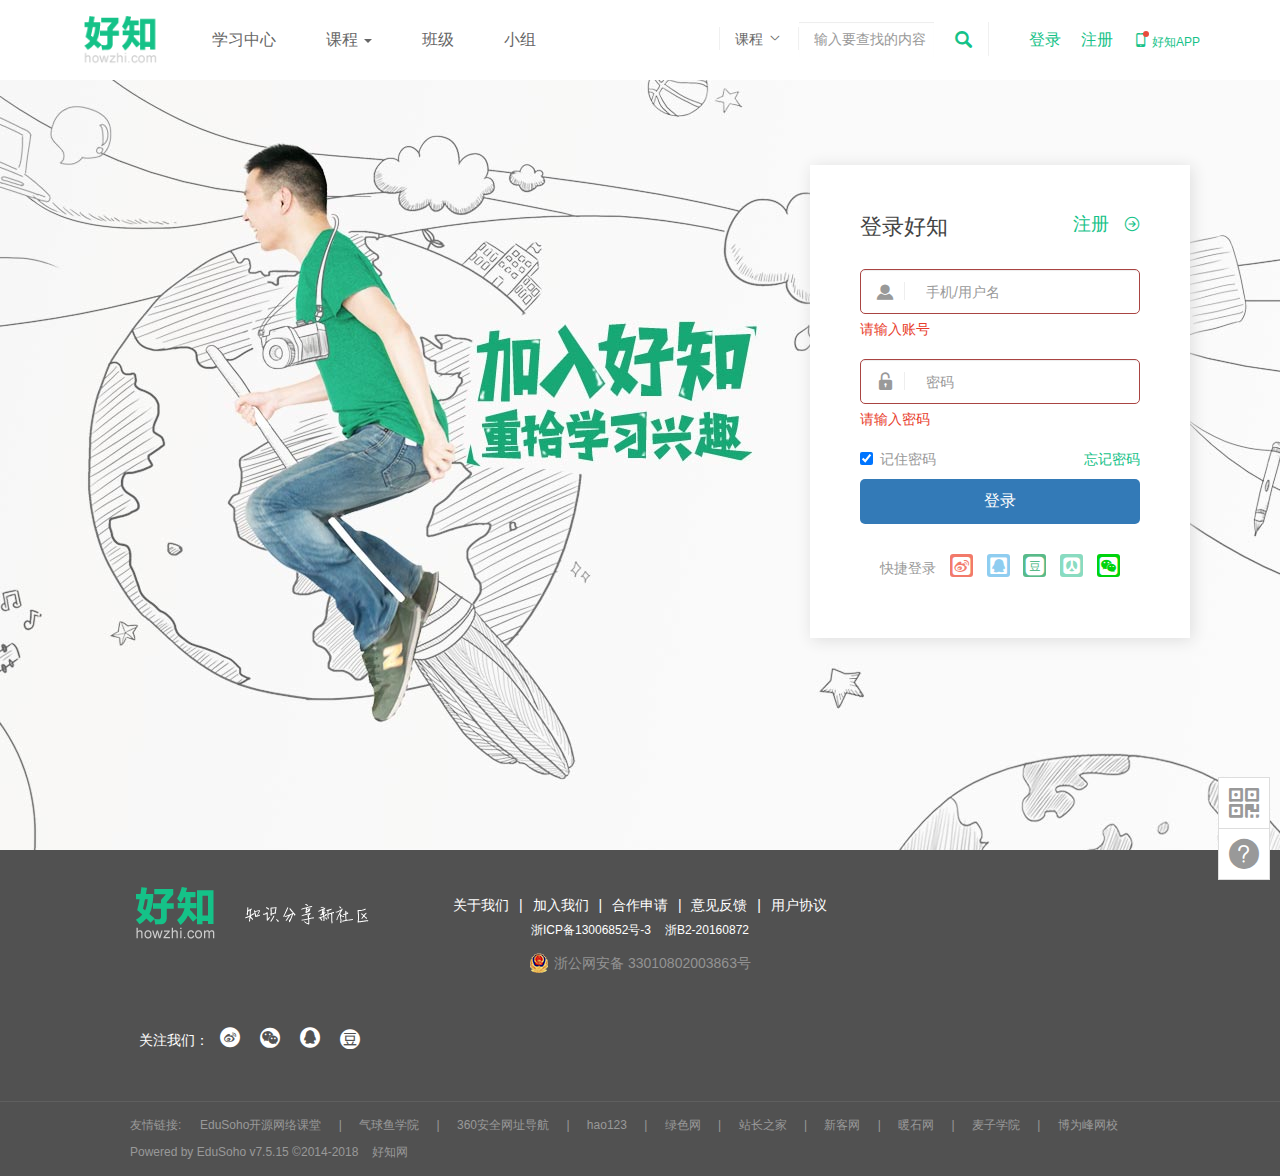
<file: page/login.html>
<!DOCTYPE html>
<html>
<head>
	<meta charset="utf-8">
	<meta http-equiv="X-UA-Compatible" content="IE=edge">
	<meta name="viewport" content="width=device-width, initial-scale=1">
	<title></title>
	<link rel="stylesheet" href="../css/bootstrap.css">
	<link rel="stylesheet" href="../css/frame.css">
	<link rel="stylesheet" href="../css/login.css">
	<link rel="stylesheet" href="../css/iconfont.css">
</head>
	<body>
		<header class="header">
			<div class="container">
			<div class="cur">
				<div class="navbar-header pull-left">
					<a href="../index.html" class="navbar-brand">
						<img class="img-responsive" src="../images/logo.png" alt="好知，howzhi.com">
					</a>
					<button class="navbar-toggle" data-target=".navbar-collapse" data-toggle="collapse" type="button">
						<span class="sr-only">Toggle navigation</span>
						<span class="icon-bar"></span>
						<span class="icon-bar"></span>
						<span class="icon-bar"></span>
					</button>
				</div>
				<nav class="collapse navbar-collapse pull-left">
					<ul class="nav navbar-nav topmenu">
						<li class="visible-xs">
							<a href=""><i class="fa fa-search mrm iconfont icon-sousuosearch82"></i>搜索</a>
						</li>
						<li class="">
							<a href="">学习中心 </a>
						</li>
						<li class="nav-hover">
							<a href="course.html">课程  <b class="caret"></b></a>
							<ul class="dropdown-menu" role="menu">
								<li>
									<a href="shoot.html">摄影课堂</a>
								</li>
								<li>
									<a href="design.html">创意设计</a>
								</li>
								<li>
									<a href="singsong.html">声乐器乐</a>
								</li>
								<li>
									<a href="">运动健身</a>
								</li>
								<li>
									<a href="">IT互联网</a>
								</li>
								<li>
									<a href="">兴趣爱好</a>
								</li>
								<li>
									<a href="">语言学习</a>
								</li>
								<li>
									<a href="">职场技能</a>
								</li>
								<li>
									<a href="">公开课</a>
								</li>
							</ul>
						</li>
						<li><a href="class.html">班级 </a></li>
						<li><a href="group.html">小组 </a></li>
					</ul>
				</nav>
				<div class="pull-right user-nav clearfix">
					<ul class="nav nav-login">
						<li>
							<a class="color-gray-one" href="">登录</a>
						</li>
						<li><a href="">注册</a></li>
						<li class="hidden-xs hzapp hidden-sm">
							<a href="">
								<small class="badge"></small> <i class="iconfont icon-msnui-tel"></i>
								好知APP
							</a>
						</li>
					</ul>
					<form action="" class="navbar-form pull-right hz-search hidden-xs">
						<div class="form-group">
							<div id="search-left" class="pull-left search-left">
								<div class="search-type pull-left">
									<div class="choose">
										课程
										<i class="iconfont icon-xiajiantou"></i>
									</div>
									<ul class="text-center">
										<li data-type="course">课程</li>
										<li data-type="thread">话题</li>
										<li data-type="teacher">教师</li>
									</ul>
								</div>
								<input class="form-control js-search" placeholder="输入要查找的内容" autocomplete="off">
							</div>
							<input name="type" value="course" type="hidden">
							<button class="button fa fa-search iconfont icon-sousuosearch82" type="submit"></button>
						</div>
					</form>
				</div>
			</div>
			</div>
		</header>
		<div class="login">
			<div class="login-box login1">
				<h1>登录好知
				<a href="javascript:0;" class="pull-right js-turn">注册
					<i class="fa iconfont icon-youjiantou"></i>
				</a>
				</h1>
				<form id="login-form" class="form-vertical" method="post" action="/login_check" novalidate="novalidate" data-widget-cid="widget-5">
					<div class="form-group has-error">
						<label class="control-label" for="login_username">账号</label>
						<div class="controls">
							<label class="fa-label" for="">
								<i class="fa fa-user iconfont icon-wo"></i>
							</label>
							<input type="text" class="form-control" id="login_username" name="_username" value required placeholder="手机/用户名" data-widget-cid="widget-6" data-explain>
							<div class="help-block">
								<span class="text-danger">请输入账号</span>
							</div>
						</div>
					</div>
					<div class="form-group has-error">
						<label class="control-label" for="login_username">账号</label>
						<div class="controls">
							<label class="fa-label" for="">
								<i class="fa fa-user iconfont icon-mima"></i>
							</label>
							<input type="text" class="form-control" id="login_username" name="_username" value required placeholder="密码" data-widget-cid="widget-6" data-explain>
							<div class="help-block">
								<span class="text-danger">请输入密码</span>
							</div>
						</div>
					</div>
					<div class="form-group">
						<div class="controls">
							<span class="checkbox mtm">
								<label for="">
									<input type="checkbox" name="_remember_me" checked="checked">记住密码
								</label>
								<a href="" class="pull-right active">忘记密码</a>
							</span>
						</div>
						<input class="login-btn btn-primary" type="submit" value="登录">
						<div class="social">快捷登录
							<a href="" class="social-login-btn">
								<i class="hz-icon iconfont icon-weibo1"></i>
							</a>
							<a href="" class="social-login-btn">
								<i class="hz-icon iconfont icon-qq1"></i>
							</a>
							<a href="" class="social-login-btn">
								<i class="hz-icon iconfont icon-douban2"></i>
							</a>
							<a href="" class="social-login-btn">
								<i class="hz-icon iconfont icon-renren"></i>
							</a>
							<a href="" class="social-login-btn">
								<i class="hz-icon iconfont icon-big-WeChat"></i>
							</a>
						</div>
					</div>
					<input type="hidden" name="_target_path" value="/">
					<input type="hidden" name="_csrf_token">
				</form>
			</div>
			<div class="login-box register">
				<h1>注册好知账号
					<a href="javascript:0;" class="pull-right js-turn">登录
						<i class="fa iconfont icon-youjiantou"></i>
					</a>
				</h1>
				<form id="register-form" class="form-vertical" method="post" novalidate="novalidate" data-widget-cid="widget-0" action="">
					<div class="form-group mb40">
						<label class="control-label required" for="register_mobile" style="display:none;">手机号码</label>
						<div class="controls">
							<label class="fa-label">
								<i class="hz-icon iconfont icon-dianhuaben"></i>
							</label>
							<input class="form-control" type="text" id="register_mobile" name="verifiedMobile" required="required" placeholder="手机号码" data-widget-cid="widget-1">
							<div class="help-block" style="display:none;"></div>
						</div>
					</div>
					<div class="form-group mb40">
						<label class="control-label required" for="register_mobile">昵称</label>
						<div class="controls">
							<label class="fa-label">
								<i class="hz-icon iconfont icon-wo"></i>
							</label>
							<input class="form-control" type="text" id="register_mobile" name="verifiedMobile" required="required" placeholder="请输入昵称" data-widget-cid="widget-1">
							<div class="help-block" style="display:none;"></div>
						</div>
					</div>
					<div class="form-group mb40">
						<label class="control-label required" for="register_mobile" style="display:none;">密码</label>
						<div class="controls">
							<label class="fa-label">
								<i class="hz-icon iconfont icon-mima"></i>
							</label>
							<input class="form-control" type="text" id="register_mobile" name="verifiedMobile" required="required" placeholder="密码" data-widget-cid="widget-1">
							<div class="help-block" style="display:none;"></div>
						</div>
					</div>
					<div class="form-group mb40 email_moblie_msg">
						<label class="control-label required" for="sms_code">短信验证码</label>
						<div class="controls row">
							<div class="col-xs-6">
								<input type="text" class="form-control ident" id="sms_code" name="sms_code" placeholder="短信验证码" required="required">
							</div>
							<div class="col-xs-6">
								<a href="" data-toggle="modal" class="btn ident btn-primary btn-lg form-control js-sms-send disabled">
									<span id="js-time-left"></span>
									<span id="js-fetch-btn-text">获取短信验证码</span>
								</a>
							</div>
						</div>
					</div>
					<div class="form-group mb40 agren">
						<div class="controls"></div>
						<label for="">
							<input type="checkbox" id="user_terms" checked="checked">我已阅读并同意
							<a href="" target="_blank">《服务协议》</a>
						</label>
						<div class="help-block" style="display:none;"></div>
					</div>
					<div class="form-group"></div>
				</form>
				<div class="social">快捷登录
							<a href="" class="social-login-btn">
								<i class="hz-icon iconfont icon-weibo1"></i>
							</a>
							<a href="" class="social-login-btn">
								<i class="hz-icon iconfont icon-qq1"></i>
							</a>
							<a href="" class="social-login-btn">
								<i class="hz-icon iconfont icon-douban2"></i>
							</a>
							<a href="" class="social-login-btn">
								<i class="hz-icon iconfont icon-renren"></i>
							</a>
							<a href="" class="social-login-btn">
								<i class="hz-icon iconfont icon-big-WeChat"></i>
							</a>
						</div>
			</div>
		</div>
		<ul class="fixed-bar">
				<li class="hz-app"><a href="" class="active btn btn-primary">APP</a></li>
				<li class="hz-weixin">
					<a class="fixed-bar-icon" href="">
						<i class="iconfont icon-ai-code"></i>
					</a>
					<div class="weixin">
						<p class="text-center mvs text-primary hidden-xs hidden-sm">扫一扫 关注好知微信</p>
						<img class="img-responsive" src="../images/wenxin-qrcode.jpg" alt="">
					</div>			
				</li>
				<li class="hz-feedback">
					<a href="" class="fixed-bar-icon">
						<i class="iconfont icon-wenhao"></i>
					</a>
					<a href="" class="fixed-bar-text">
						问题反馈
					</a>
				</li>
				<li class="go-top gotop">
					<a href="" class="fixed-bar-icon">
						<i class="iconfont icon-jiantou-copy-copy-copy"></i>
					</a>
					<a href="javascript:;" class="fixed-bar-text">
						回到顶部
					</a>
				</li>
		</ul>
		<footer class="footer">
			<div class="container">
				<div class="row">
					<div class="col-md-4">
						<a href="">
							<img src="../images/foot-logo.png" alt="">
						</a>
					</div>
					<div class="col-md-4 about">
						<span>
							<a href="">关于我们</a>
						</span>
						|
						<span>
							<a href="" target="_blank">加入我们</a>
						</span>
						|
						<span>
							<a href="" target="_blank">合作申请</a>
						</span>
						|
						<span>
							<a href="">意见反馈</a>
						</span>
						|
						<span>
							<a href="">用户协议</a>
						</span>
						<br>				
						<a class="text-sm con prm" href="" target="_blank">浙ICP备13006852号-3</a>
						<a class="text-sm con plm" href="" target="_blank">浙B2-20160872</a>
					</div>
					<div class="row">
						<div class="row-con">
							<a class="row-tip" href="" >
							<img class="row-img" src="../images/filing.png" alt="">
							<p class="row-p">浙公网安备 33010802003863号</p>
							</a>
						</div>
					</div>
					<div class="col-md-4">
						关注我们：
						<a href=""> <i class="iconfont icon-weibo"></i>
						</a>
						<a class="icon-sns"> <i class="iconfont icon-unie655"></i>
							<div class="sns-popover">
							<img src="../images/wenxin-qrcode.jpg" alt="" width="194px">
							</div>
						</a>
						<a href="">
							<i class="iconfont icon-qq"></i>
						</a>
						<a href="">
							<i class="iconfont icon-douban1"></i>
						</a>
					</div>
				</div>
			</div>
		</footer>
		<div class="friendlinks">
			<div class="container">
				<div class="content">
					<font>友情链接:</font>
					<a href="">EduSoho开源网络课堂</a>
					<span>|</span>
					<a href="">气球鱼学院</a>
					<span>|</span>
					<a href="">360安全网址导航</a>
					<span>|</span>
					<a href="">hao123</a>
					<span>|</span>
					<a href="">绿色网</a>
					<span>|</span>	
					<a href="">站长之家</a>
					<span>|</span>
					<a href="">新客网</a>
					<span>|</span>
					<a href="">暖石网</a>
					<span>|</span>
					<a href="">麦子学院</a>
					<span>|</span>
					<a href="">博为峰网校 </a>
				</div>
				Powered by
				<a href="">EduSoho v7.5.15</a>
				©2014-2018
				<a class="mlm" href="">好知网</a>
			</div>
		</div>
		<script src='../js/jquery.min.js'></script>
		<script src='../js/bootstrap.min.js'></script>
		<script>
		$(".login1 h1 a").click(function() {
			$(".login-box").addClass('active')
			});
		$(".register h1 a").click(function() {
			$(".login-box").removeClass('active')
			});


		$(window).scroll(function(event) {
			if($(window).scrollTop()<200){
					$('.go-top').addClass('gotop');
				}else{
					$('.go-top').removeClass('gotop')
				}
			});
		$('.go-top').click(function(event) {
				$('html,body').stop().animate({'scrollTop':$('html').offset().top}, 1000)
			});
		// $('input').blur(function(){
		// 	// if($('input').val()=""){
		// 	    $(this).css("background-color","#D6D6FF");
		// 	// }
		// 	  });
			
		</script>
	</body>
</html>
</file>
<file: css/frame.css>
/*
* @Author: admin
* @Date:   2018-07-05 15:36:23
* @Last Modified by:   江少
* @Last Modified time: 2018-07-08 15:00:36
*/
.header {
    background: #fff;
    box-shadow: 1.5px 2.598px 9px 0 rgba(0,0,0,0.054);
    position: relative;
}
.header>.container {
    position: relative;
}
.header .navbar-brand {
    display: block;
    height: 80px;
    padding: 15px 10px;
    max-width: 110px;
}
.header a {
    color: #666;
}
.header .navbar-brand img {
    height: 100%;
    width: auto;
    min-width: 82px;
}
.navbar-toggle {
    float: left;
    margin: 16px 0 16px 0;
    padding: 9px 6px;
    background: #15c288;
}
.topmenu.navbar-nav>li>a {
    padding: 30px 25px;
    font-size: 16px;
}
// .caret {
//     border-top: 4px solid;
// }
.topmenu .dropdown-menu {
    min-width: 265px;
    padding: 5px;
}
.dropdown-menu {
    border-radius: 4px;
    border: none;
}
.topmenu .dropdown-menu li {
    min-width: 85px;
    float: left;
}
.dropdown-menu > li {
    position: relative;
}
li {
    list-style-type: none;
}
.topmenu li:hover a{
	color: #46c37b;
	background: #fff;
}
.nav-hover:hover .dropdown-menu{
	display: block;
}
.topmenu .dropdown-menu li a {
    text-align: center;
    padding: 10px 0;
    color: #616161;
}
.dropdown-menu li:hover a{
	color:#fff;
	background: #46c37b;
}
.user-nav {
    position: relative;
    z-index: 100;
}
.user-nav .nav {
    position: relative;
    z-index: 1;
    background: #fff;
}
.nav.nav-login {
    padding-left: 30px;
    font-size: 16px;
    float: right;
}
.user-nav .nav>li {
    height: 80px;
    line-height: 80px;
    float: left;
    vertical-align: middle;
}
.user-nav .nav>li a {
    padding: 0 10px;
}
.nav.nav-login>li>a {
    color: #15c288;
}
.nav.nav-login li:hover a{
	background: #fff;
}
.header .hzapp {
    font-size: 12px;
}
.header .hzapp .badge {
    left: 20px;
    right: auto;
    display: block;
}
.header .badge {
    background-color: #e74c3c;
    border-radius: 4px;
    font-size: 0;
    min-width: 0;
    padding: 3px;
    position: absolute;
    right: 13px;
    top: 31px;
}
.hz-search {
    padding: 0;
    margin: 22px 0 0 0;
    height: 35px;
    border-width: 0;
}
.navbar-form .form-group {
    position: relative;
}
.hz-search .search-left {
    height: 35px;
    width: 220px;
    background: #fff;
}
.hz-search .search-type {
    margin-top: 5px;
}
.hz-search .search-type .choose {
    padding: 0 15px;
    cursor: pointer;
    border-right: 1px solid #f0f0f0;
    border-left: 1px solid #f0f0f0;
    color: #666;
}
.hz-search .search-type:hover ul{
	display: block;
}
.hz-search .search-type ul {
    display: none;
    position: relative;
    z-index: 99;
    background: #fff;
    padding-top: 28px;
    left: 0;
    cursor: pointer;
    padding-left: 0px;
    color: #666;
    width: 64px;
}
.hz-search .search-type ul li {
    padding: 4px 0;
}
.hz-search .search-type ul li:hover{
	color: #15c288;
}
.hz-search input.form-control {
    width: 135px;
    height: 35px;
    line-height: 35px;
    margin: 0;
    padding: 0 0 0 15px;
    border-radius: 0;
    border-width: 0;
   
}
.hz-search .button {
    position: relative;
    height: 34px;
    width: 50px;
    padding: 0;
    top: 0;
    right: 0;
    background: #fff;
    font-size: 24px;
    font-weight: bold;
    color: #15c288;
    border: none;
    border-right: 1px solid #f0f0f0;
}
.hz-search .form-control:focus {
    outline: 0;
    box-shadow: none;
}
.navbar-toggle>span {
    background: #fff;
}
.fixed-bar {
    position: fixed;
    right: 10px;
    z-index: 1000;
    bottom: 10px;
}
.fixed-bar .hz-app {
    display: none;
    border: 1px solid #15c288;
}
.fixed-bar li {
    height: 52px;
    width: 52px;
    background-color: #fff;
    border: 1px solid #ddd;
    transition: all .3s ease;
    position: relative;
}
.fixed-bar .hz-app a {
    padding: 0;
    display: block;
    text-align: center;
    line-height: 33px;
    height: 100%;
}
.btn.btn-primary {
    color: #fff !important;
    background: #15c288;
    border: 1px solid #15c288;
}
.fixed-bar .hz-weixin {
    position: relative;
}
.fixed-bar .hz-weixin a {
    display: block;
}
.fixed-bar i {
    width: 100%;
    height: 100%;
    cursor: pointer;
    line-height: 50px;
    text-align: center;
    display: block;
    font-size: 20px;
    color: #999;
    font-size: 30px;
}
.fixed-bar a{
	text-decoration: none;
}
.fixed-bar .fixed-bar-text {
    display: none;
    color: #fff;
    padding: 5px 10px;
    background: #15c288;
    top: 0;
    position: absolute;
}
.fixed-bar .hz-weixin a:hover{
    background: #15c288;
}
.fixed-bar .hz-weixin a:hover i{
	color: #fff;
}
.fixed-bar .hz-feedback:hover a{
	display:block;
}
.fixed-bar .go-top:hover a{
	display:block;
}
.gotop{
	display: none;
}
.fixed-bar .hz-feedback, .fixed-bar .go-top {
    margin-top: -1px;
}
.text-primary {
    color: #15c288;
}
.mvs {
    margin-top: 5px;
    margin-bottom: 5px;
}
.fixed-bar .hz-weixin:hover .weixin{
    opacity: 1;
    filter: alpha(opacity=100);
    visibility: visible;
    -webkit-transform: scale(1, 1);
    -moz-transform: scale(1, 1);
    -ms-transform: scale(1, 1);
    -o-transform: scale(1, 1);
    transform: scale(1, 1);
}
.fixed-bar .hz-weixin .weixin {
    position: absolute;
    left: -160px;
    width: 150px;
    top: 50%;
    margin-top: -88px;
    background: #fff;
    -webkit-transition: all .3s ease;
    -moz-transition: all .3s ease;
    -o-transition: all .3s ease;
    transition: all .3s ease;
    opacity: 0;
    filter: alpha(opacity=0);
    visibility: hidden;
    -webkit-transform: scale(.1, .1);
    -moz-transform: scale(.1, .1);
    -ms-transform: scale(.1, .1);
    -o-transform: scale(.1, .1);
    transform: scale(.1, .1);
    transform-origin: right 50%;
    -webkit-transform-origin: right 50%;
    -moz-transform-origin: right 50%;
    -o-transform-origin: right 50%;
}
.footer>div a {
    color: #fff;
    display: inline-block;
    text-decoration: none;
}
.footer>div i {
	border: 1px solid transparent;
    padding: 3px;
    margin: 0 4px;
    font-size: 20px;
    border-radius: 50%;
    text-align: center;
    line-height: 33px;
    -webkit-transition: all .3s ease;
    -moz-transition: all .3s ease;
    -o-transition: all .3s ease;
    transition: all .3s ease;
}
.footer {
    padding: 35px 0;
    background: #515151;
    color: #fff;
    line-height: 52px;
}
.footer .about {
    line-height: 24px;
    padding: 8px 0 0;
}
.footer .about>span a {
    color: #fff;
    padding: 0 6px;
}
.con {
    color: #999;
}
.text-sm {
    font-size: 12px;
}
.prm {
    padding-right: 10px;
}
.footer>div {
    text-align: center;
}
.row-con{
	width: 300px;
    margin: 0 auto;
    padding: 20px 0;
}
.row-tip{
	display: inline-block;
    text-decoration: none;
    height: 20px;
    line-height: 20px;
}
.row-p{
	float: left;
    height: 20px;
    line-height: 20px;
    margin: 0px 0px 0px 5px;
    color: #939393;
}
.row-img{
	float: left;
}
.footer .about>span a:hover {
    color: #15c288;
}
.text-sm:hover{
    color: #15c288;
}
.footer>div i.icon-weibo:hover {
    background: #ff842e;
    border: 1px solid #ff842e;
}
.footer>div i.icon-unie655:hover, .footer>div i.icon-douban1:hover {
    background: #15c288;
    border: 1px solid #15c288;
}
.footer>div i:hover {
    background: #1f98d9;
    border: 1px solid #1f98d9;
}
.footer .icon-sns {
    position: relative;
}
.footer .icon-sns:hover .sns-popover {
    -webkit-transform: scale(1, 1);
    -moz-transform: scale(1, 1);
    -ms-transform: scale(1, 1);
    -o-transform: scale(1, 1);
    transform: scale(1, 1);
    opacity: 1;
    filter: alpha(opacity=100);
    visibility: visible;
}
.sns-popover {
    width: 194px;
    height: 209px;
    position: absolute;
    left: -79px;
    top: -214px;
    visibility: hidden;
    opacity: 0;
    filter: alpha(opacity=0);
    -webkit-transform: scale(0, 0);
    -moz-transform: scale(0, 0);
    -ms-transform: scale(0, 0);
    -o-transform: scale(0, 0);
    transform: scale(0, 0);
    -webkit-transition: all .3s ease;
    -moz-transition: all .3s ease;
    -o-transition: all .3s ease;
    transition: all .3s ease;
    transform-origin: 50% 100%;
    -webkit-transform-origin: 50% 100%;
    -moz-transform-origin: 50% 100%;
    -o-transform-origin: 50% 100%;
}
.friendlinks {
    background: #515151;
    color: #999;
    border-top: 1px solid #5f5f5f;
    font-size: 12px;
}
.friendlinks>div {
    padding: 15px 75px;
}
.friendlinks .content {
    position: relative;
    padding-left: 70px;
    margin-bottom: 10px;
}
.friendlinks .content font {
    position: absolute;
    left: 0;
    top: 0;
}
.friendlinks>div font {
    padding-right: 20px;
}
.friendlinks a {
    color: #999;
    text-decoration: none;
}
.friendlinks>div span {
    padding: 0 14px;
}
.mlm {
    margin-left: 10px;
}
.friendlinks .content a:hover{
    color: #15c288;
}
@media (max-width: 992px)
{.header>div {
    width: 100%;}
}
@media (max-width: 1200px)
{.hz-search .choose {
    display: none;}
}
@media (max-width: 1200px)
{.hz-search .search-left {
    width: 130px;}
}
@media (max-width: 767px)
{.user-nav .nav>li {
    height: 66px;
    line-height: 66px;}
}
@media (max-width: 767px)
{.header .navbar-brand {
    position: absolute;
    left: 50%;
    top: 0;
    margin-left: -50px;
    padding: 10px 0;
    height: 66px;}
}
@media (max-width: 789px)
{.nav.nav-login {
    padding-left: 10px;}
}
@media (max-width: 767px)
{.navbar-collapse {
    position: absolute;
    z-index: 999;
    background: #fff;
    top: 66px;
	left: 0px;}
}
@media (max-width: 767px)
{.visible-xs {
    display: block !important;}
}
@media (max-width: 1200px)
{.topmenu.navbar-nav>li>a {
    padding: 30px 15px;}
}
@media (max-width: 767px)
{.topmenu.navbar-nav>li>a {
    padding: 15px 10px;}
}
@media (max-width: 767px)
{.nav-hover:hover .dropdown-menu{
	display: none;}
}
@media (max-width: 1200px)
{.friendlinks>div span {
    padding: 0 10px;}
}
@media (max-width: 1200px)
{.friendlinks>div font {
    padding-right: 20px;}
}
@media (max-width: 1200px)
{.friendlinks>div {
    padding: 15px 15px;}
}
@media (max-width: 768px)
{.fixed-bar li {
    width: 35px;
    height: 35px;}
}
@media (max-width: 768px)
{.fixed-bar i {
    line-height: 35px;
    font-size: 20px;}
}
@media (max-width: 768px)
{.fixed-bar .fixed-bar-text {
    font-size: 12px;
	padding: 1px 4px;}
}
</file>
<file: css/iconfont.css>
@font-face {font-family: "iconfont";
  src: url('iconfont.eot?t=1531015613495'); /* IE9*/
  src: url('iconfont.eot?t=1531015613495#iefix') format('embedded-opentype'), /* IE6-IE8 */
  url('[data-uri]') format('woff'),
  url('iconfont.ttf?t=1531015613495') format('truetype'), /* chrome, firefox, opera, Safari, Android, iOS 4.2+*/
  url('iconfont.svg?t=1531015613495#iconfont') format('svg'); /* iOS 4.1- */
}

.iconfont {
  font-family:"iconfont" !important;
  font-size:16px;
  font-style:normal;
  -webkit-font-smoothing: antialiased;
  -moz-osx-font-smoothing: grayscale;
}

.icon-douban:before { content: "\e600"; }

.icon-msnui-tel:before { content: "\e693"; }

.icon-unie655:before { content: "\e6ef"; }

.icon-weibo:before { content: "\e62f"; }

.icon-douban1:before { content: "\e649"; }

.icon-htmal5icon10:before { content: "\e631"; }

.icon-douban2:before { content: "\e630"; }

.icon-renren:before { content: "\e618"; }

.icon-personstalker:before { content: "\e8ba"; }

.icon-qq:before { content: "\e66a"; }

.icon-sousuosearch82:before { content: "\e6d1"; }

.icon-youjiantou:before { content: "\e619"; }

.icon-ai-code:before { content: "\e63f"; }

.icon-jiantou-copy-copy-copy:before { content: "\e669"; }

.icon-renren1:before { content: "\e65d"; }

.icon-weibo1:before { content: "\e63c"; }

.icon-mima:before { content: "\e64c"; }

.icon-qq1:before { content: "\e64d"; }

.icon-wo:before { content: "\e663"; }

.icon-big-WeChat:before { content: "\e6ed"; }

.icon-caidan:before { content: "\e682"; }

.icon-shijian:before { content: "\e65f"; }

.icon-xinxi:before { content: "\e620"; }

.icon-wenhao:before { content: "\e628"; }

.icon-kecheng:before { content: "\e613"; }

.icon-xiajiantou:before { content: "\e731"; }

.icon-dianhuaben:before { content: "\e667"; }

.icon-arrow-right:before { content: "\e601"; }

.icon-i:before { content: "\e6fc"; }

.icon-youjiantou1:before { content: "\e79c"; }

.icon-douban:before { content: "\e600"; }

.icon-msnui-tel:before { content: "\e693"; }

.icon-unie655:before { content: "\e6ef"; }

.icon-weibo:before { content: "\e62f"; }

.icon-douban1:before { content: "\e649"; }

.icon-douban2:before { content: "\e630"; }

.icon-renren:before { content: "\e618"; }

.icon-qq:before { content: "\e66a"; }

.icon-sousuosearch82:before { content: "\e6d1"; }

.icon-ai-code:before { content: "\e63f"; }

.icon-jiantou-copy-copy-copy:before { content: "\e669"; }

.icon-renren1:before { content: "\e65d"; }

.icon-weixin:before { content: "\e64f"; }

.icon-weibo1:before { content: "\e63c"; }

.icon-qq1:before { content: "\e64d"; }

.icon-wo:before { content: "\e663"; }

.icon-caidan:before { content: "\e682"; }

.icon-shijian:before { content: "\e65f"; }

.icon-wenhao:before { content: "\e628"; }

.icon-xiajiantou:before { content: "\e731"; }

.icon-arrow-right:before { content: "\e601"; }

.icon-i:before { content: "\e6fc"; }
</file>
<file: css/index.css>
/*
* @Author: 江少
* @Date:   2018-07-07 15:17:33
* @Last Modified by:   江少
* @Last Modified time: 2018-07-19 19:17:35
*/
.hz-poster .hz-site {
    position: absolute;
    top: 0;
    left: 170px;
    height: 100%;
    color: #fff;
    font-size: 14px;
}
.hz-poster .hz-site > div {
    position: relative;
    height: 100%;
}
.hz-poster .hz-site .site-data.act {
    right: 0;
    animation: move 1s;
}
@keyframes move{
    0%{
        right: -200px;
    }
    100%{
        right: 0px;
    }
}
.hz-poster .hz-site .site-data {
    position: absolute;
    z-index: 2;
    right: -200px;
    top: 50%;
    margin-top: -105px;
    height: 210px;
    display: inline-block;
    -webkit-transition: all 0.8s ease;
    -moz-transition: all 0.8s ease;
    -o-transition: all 0.8s ease;
    transition: all 0.8s ease;
}
.hz-poster .hz-site .data {
    background: rgba(5, 5, 5, 0.11);
    border-radius: 10px;
    padding: 18px 22px;
}
.hz-poster .hz-site .hz-line-left {
    padding-left: 15px;
    margin: 0;
    position: relative;
}
.hz-poster .hz-site .hz-line-left:after {
    height: 16px;
    background: #fd7b53;
    top: 1px;
    content: "";
    position: absolute;
    left: 0;
    width: 5px;
    border-radius: 5px;
}
.hz-poster .hz-site .number {
    padding-right: 66px;
    position: relative;
}
.hz-poster .hz-site .number strong {
    font-size: 64px;
}
.hz-poster .hz-site .number .text {
    position: absolute;
    right: 0;
    top: 50%;
    margin-top: -20px;
}
.hz-poster .hz-site .site-data.act>a{
    margin-top: 15px;
    opacity: 1;
    filter: alpha(opacity=100);
    -webkit-transition: all 0.8s ease;
    -moz-transition: all 0.8s ease;
    -o-transition: all 0.8s ease;
    transition: all 0.8s ease;
    -webkit-transition-delay: 0.8s;
    -moz-transition-delay: 0.8s;
    -o-transition-delay: 0.8s;
    transition-delay: 0.8s;
}
.hz-poster .hz-site .site-data>a{
    display: block;
    border-radius: 40px;
    margin-top: 50px;
    padding: 10px 0;
    font-size: 20px;
    background: #fd7b53;
    color: #fff;
    opacity: 0;
    text-decoration: none;
    filter: alpha(opacity=0);
}
.live-open-course a > img {
    width: 100%;
}
.index-sec {
    background: #fff;
}
.index-sec > div {
    position: relative;
}
.index-sec h2 {
    font-size: 24px;
    position: relative;
    text-align: center;
    margin: 60px auto 35px;
    color: #666;
}
.index-sec h2 strong {
    font-weight: normal;
    padding: 0 20px;
    background: #fff;
    position: relative;
    z-index: 1;
}
.index-sec h2:after {
    content: '';
    position: absolute;
    background: #efefef;
    height: 1px;
    left: 0;
    right: 0;
    top: 13px;
}
.index-sec .sec-more {
    text-align: right;
    margin-bottom: 20px;
}
.mbs {
    margin-bottom: 5px;
}
.mtl {
    margin-top: 20px;
}
.index-sec .sec-more a {
    font-size: 12px;
    border: 1px solid #999;
    border-radius: 15px;
    padding: 3px 11px;
    display: inline-block;
    color: #666;
}
.index-sec .sec-more a:hover{
    color: #15c288;
    border-color: #15c288;
}
.hzindex-course #course-recommed ul{
    padding-left: 0;
}
.hzindex-course ul {
    margin-bottom: 25px;
    position: relative;
    text-align: center;
}
.hzindex-course ul li {
    margin: 0 10px;
    border-radius: 2px;
    display: inline-block;
    color: #666;
}
.hzindex-course ul li:hover{
    color: #fff;
    background: #15c288;
    transition: all 0.3s ease;
}
.hzindex-course .course-item {
    margin-bottom: 30px;
    box-shadow: none;
    border: none;
    position: relative;
}
.course .course-item .course-img {
    position: relative;
    overflow: hidden;
}
.hzindex-course .course-item .course-img img {
    -webkit-transition: all 0.4s ease;
    -moz-transition: all 0.4s ease;
    -o-transition: all 0.4s ease;
    transition: all 0.4s ease;
}
.hzindex-course .course-item .course-img:hover img {
    -webkit-transform: scale(1.05, 1.05);
    -moz-transform: scale(1.05, 1.05);
    -ms-transform: scale(1.05, 1.05);
    -o-transform: scale(1.05, 1.05);
    transform: scale(1.05, 1.05);
}
.hzindex-course .course-item .course-info {
    padding: 12px 6px;
}
.course .course-item .course-info .title {
    height: 20px;
    margin-bottom: 10px;
    overflow: hidden;
    position: relative;
}
.course .course-item .course-info .title a {
    font-weight: bold;
    color: #444;
    position: absolute;
    top: 2px;
    text-decoration: none;
}
.course .course-item .course-info .teacher {
    height: 24px;
    position: relative;
    line-height: 24px;
}
.text-o-show {
    overflow: hidden;
    text-overflow: ellipsis;
    white-space: nowrap;
}
.hzindex-course .course-item .course-info .teacher a {
    color: #999;
    text-decoration: none;
}
.course .course-item .course-info .teacher>a {
    padding-right: 4px;
}
.js-user-card {
    position: relative;
}
.js-user-card {
    display: inline-block;
}
.avatar-ss {
    border-radius: 50%;
    width: 20px;
    height: 20px;
}
.course .course-item .course-info .price.free {
    color: #15c288;
}
.course .course-item .course-info .price {
    position: absolute;
    right: 0;
    top: 0;
    padding-left: 10px;
    background: #fff;
    color: #fd9271;
}
.course .course-item .course-images img {
    width: 100%;
    height: auto;
}
.hzindex-classroom .classroom-list {
    margin: 0 -13px;
}
.hzindex-classroom .classroom-list > li {
    padding: 0 13px;
    margin-bottom: 20px;
}
.hzindex-classroom .pic {
    position: relative;
}
.hzindex-classroom .pic img {
    width: 100%;
}
.hzindex-classroom .layer {
    padding: 30px 50px;
    background: #040404;
    background: rgba(4, 4, 4, 0.7);
    color: #fff;
    position: absolute;
    top: 0;
    left: 0;
    width: 100%;
    height: 100%;
    z-index: 9;
    opacity: 0;
    filter: alpha(opacity=0);
    visibility: hidden;
    -webkit-transition: all 0.5s ease;
    -moz-transition: all 0.5s ease;
    -o-transition: all 0.5s ease;
    transition: all 0.5s ease;
    overflow: hidden;
}
.hzindex-classroom .layer ul{
    padding-left: 0px;
}
.hzindex-classroom .layer li {
    margin-bottom: 3px;
}
.hzindex-classroom .layer i {
    margin-right: 10px;
}
.hzindex-classroom .layer span {
    color: #15c288;
}
.btn.btn-primary:hover{
    background: #13ab78;
}
.classroom-tag {
    position: absolute;
    top: 0;
    left: 0;
    width: 70px;
    height: 50px;
    color: #fff;
    padding: 5px 0 0 6px;
    overflow: hidden;
}
.classroom-tag span {
    position: relative;
    z-index: 2;
}
.ad{
    position: relative;
    height: 50px;
    margin-top: 15px;
    width: 100%;
    overflow: hidden;
}
 .ad ul{
    position: absolute;
}
.ad ul li img{
    width: 100%;
}
.hz-triangle:after {
    content: '';
    display: inline-block;
    border: 8px solid transparent;
    position: absolute;
    border-width: 50px;
    border-left: 70px solid #12c888;
    left: 0;
    top: -50px;
}
.hzindex-classroom .info {
    padding: 0 14px;
    border: 1px solid #f0f0f0;
}
.hzindex-classroom .info h3 {
    font-size: 14px;
    color: #444;
    margin: 13px 0;
}
.hzindex-classroom .info p {
    color: #666;
    font-size: 12px;
    height: 34px;
    overflow: hidden;
    text-overflow: ellipsis;
    display: -webkit-box;
    -webkit-line-clamp: 2;
    -webkit-box-orient: vertical;
}
.hzindex-classroom .info a {
    width: 100%;
    display: block;
    margin-bottom: 15px;
    padding: 8px 0;
    border-radius: 4px;
}
.hzindex-classroom .classroom-list > li:hover .layer {
    opacity: 1;
    filter: alpha(opacity=100);
    visibility: visible;
    -webkit-transform: scale(1, 1);
    -moz-transform: scale(1, 1);
    -ms-transform: scale(1, 1);
    -o-transform: scale(1, 1);
    transform: scale(1, 1);
}
.hzindex-classroom .dynamic {
    margin-bottom: 20px;
    padding: 20px;
    border: 1px solid #f0f0f0;
}
.hzindex-classroom .dynamic h4 {
    margin: 0 0 20px 0;
}
.hz-line-left {
    position: relative;
    padding-left: 20px;
    font-size: 16px;
    color: #666;
}
.hz-line-left:after {
    content: "";
    position: absolute;
    left: 0;
    top: 0;
    width: 5px;
    height: 100%;
    background: #15c288;
    border-radius: 5px;
    height: 20px;
}
.hz-thread {
    background: #f6f6f6;
}
.hz-hottag .hottag-list {
    border-right: 1px solid #efefef;
}
.hz-hottag .hottag-list > div {
    text-align: center;
    border: 1px solid #efefef;
    border-right: none;
    margin-top: -1px;
    font-size: 16px;
}
.hz-hottag .hottag-list > div a {
    display: block;
    padding: 17px 10px 7px 10px;
    color: #666;
    text-decoration: none;
}
.hz-hottag .hottag-list img {
    border-radius: 50%;
    width: 80px;
    overflow: hidden;
    -webkit-transition: all 0.5s ease;
    -moz-transition: all 0.5s ease;
    -o-transition: all 0.5s ease;
    transition: all 0.5s ease;
}
.hz-hottag .hottag-list span {
    color: #15c288;
    font-size: 14px;
}
.hz-hottag .hottag-list > div:hover img {
    -webkit-transform: scale(1.05, 1.05);
    -moz-transform: scale(1.05, 1.05);
    -ms-transform: scale(1.05, 1.05);
    -o-transform: scale(1.05, 1.05);
    transform: scale(1.05, 1.05);
    width: 80px; 
}
.hz-daren {
    padding-bottom: 30px;
}
.hz-index-bottom {
    padding: 70px 0;
    background: #459838 url(../images/index-bottom.jpg);
    background-size: cover;
}
.hz-index-bottom.act li {
    transform: translateY(0);
    -ms-transform: translateY(0);
    -webkit-transform: translateY(0);
    -o-transform: translateY(0);
    -moz-transform: translateY(0);
    opacity: 1;
    filter: alpha(opacity=100);
}
.hz-index-bottom li {
    padding: 0 20px;
    -webkit-transition: all 0.8s ease;
    -moz-transition: all 0.8s ease;
    -o-transition: all 0.8s ease;
    transition: all 0.8s ease;
    transform: translateY(-50px);
    -ms-transform: translateY(-50px);
    -webkit-transform: translateY(-50px);
    -o-transform: translateY(-50px);
    -moz-transform: translateY(-50px);
    opacity: 0;
    filter: alpha(opacity=0);
}
.hz-index-bottom li.li2 {
    -webkit-transition-delay: 0.4s;
    -moz-transition-delay: 0.4s;
    -o-transition-delay: 0.4s;
    transition-delay: 0.4s;
}
.hz-index-bottom li.li3 {
    -webkit-transition-delay: 0.8s;
    -moz-transition-delay: 0.8s;
    -o-transition-delay: 0.8s;
    transition-delay: 0.8s;
}
.hz-index-bottom a {
    color: #fff;
    text-decoration: none;
}
.hz-index-bottom li .pic {
    position: relative;
    margin-bottom: 20px;
    // animation: move 1s;
}
// @keyframes move{
//     0%{
//         top: -200px;
//     }
//     100%{
//         top: 0px;
//     }
// }
.hz-index-bottom li img {
    max-width: 100%;
}
.hz-index-bottom.act .more {
    transform: translateY(0);
    -ms-transform: translateY(0);
    -webkit-transform: translateY(0);
    -o-transform: translateY(0);
    -moz-transform: translateY(0);
    opacity: 1;
    filter: alpha(opacity=100);
}
.hz-index-bottom .more {
    margin-top: 35px;
    -webkit-transition: all 0.5s ease;
    -moz-transition: all 0.5s ease;
    -o-transition: all 0.5s ease;
    transition: all 0.5s ease;
    opacity: 0;
    filter: alpha(opacity=0);
    transform: translateY(50px);
    -ms-transform: translateY(50px);
    -webkit-transform: translateY(50px);
    -o-transform: translateY(50px);
    -moz-transform: translateY(50px);
    -webkit-transition-delay: 1.2s;
    -moz-transition-delay: 1.2s;
    -o-transition-delay: 1.2s;
    transition-delay: 1.2s;
}
.hz-index-bottom .more a {
    border: 1px solid #fff;
    border-radius: 30px;
    padding: 12px 35px;
    font-size: 24px;
}
.hz-index-bottom .more a i {
    vertical-align: text-top;
    font-size: 20px;
}
.hz-index-bottom .row {
    padding-left: 0px;
}
.hz-index-bottom .more a:hover {
    background: #fff;
    color: #15c288;
}
.message{
    display: none;
    position: absolute;
    top: -25px;
    left: -132px;
    width: 310PX;
    height: 207px;
    background: #FFF;
    box-shadow: 1px 1px 5px #666;
    /*overflow: hidden;*/
    /*padding: 15px;*/
}
.message::before{
    position: absolute;
    bottom: -12px;
    left: 133px;
    content: '';
    width: 0;
    height:0;
    border-left:15px solid transparent;
    border-right: 15px solid transparent;
    border-top: 12px solid  #696969;
    z-index: 100;
}
.message::after{
    position: absolute;
    bottom: -11.5px;
    left: 133px;
    content: '';
    width: 0;
    height:0;
    border-left:15px solid transparent;
    border-right: 15px solid transparent;
    border-top: 12px solid #fff;
    z-index: 100;
}

.message .message-head{
    /*overflow: hidden;*/   
    float: left;
    width: 100%;
    padding: 10px 15px 0px;
    background-color: #F9F9F9;
}
.message .head-pic{
    float: left;
    margin: 10px 15px 20px 0px;
    width: 60px;
    height: 60px;
}
.message .head-pic img{
    /*display: inline-block;*/
    /*float: left;*/
    width: 100%;
}
.message-head .person{
    /*display: inline-block;*/
    float: left;
}
.message-head h3{
    display: block;
    margin: 5px 0px;
    
}
.message-head p{
    display: block;
}
.message-head .person-name{
    display: inline-block;
}
.message-head .person-btn{
    display: block;
    float: right;
    width: 35px;
    margin: 0px 5px 0px 0px;
}
.message-head .person-btn input{
    font-size: 12px;
    width: 40px;
    height: 20px;
    margin: 15px 0px 0px 0px;
    outline: none;
    border: none;
}
.message-head .person-btn input:nth-of-type(1){
    margin-top: 10px;
    color: white;
    background-color: #46c37b;
}
.message-head .person-btn input:nth-of-type(1):hover{
    background-color: #96c37b;
}
.message-head .person-btn input:nth-of-type(2){
    color: #46c37b;
    background-color: #fff;
    border: 1px solid;
}
.message-head .person-btn input:nth-of-type(2):hover{
    background-color: #46c37b;
    color: #fff;
}
.message h5{
    display: inline-block;
    float: left;
    width: 100%;
    margin: 0px;
    padding: 15px 0px 20px 15px;
    /*background-color: tan;*/
}
.person-list ul {
    margin-top: 10px;
    height: auto;
    /*overflow: hidden;*/
}
.message .person-list ul li{
    margin-top: 8px;
    float: left;
    width: 15%;
    text-align: center;
    border-right: 1px solid #f0f0f0;
    border-top: 1px solid #F0F0F0;
}
.message .person-list ul li:nth-of-type(4){
    border-right:none;
}
.message .person-list ul li a{
    color: #666;
    text-decoration: none;
}
.message .person-list ul li a p{
    margin: 0px;
    padding-top: 5px;
}
@media (max-width: 767px)
{.hzindex-course ul li {
    padding: 4px 8px;
    margin: 0 4px 5px;}
}
@media (max-width: 480px)
{.hz-hottag .hottag-list > div {
    width: 50%;}
}
@media (max-width: 991px)
{.hzindex-course .row {
    margin: 0 -5px;}
}
@media (max-width: 991px)
{.hzindex-course .row > div {
    padding: 0 5px;}
}
@media (max-width: 1200px)
{.hzindex-course .course-item {
    margin-bottom: 10px;}
}
@media (max-width: 991px)
{.hzindex-course .course-item {
    margin-bottom: 0;}
}
@media (max-width: 767px)
{.hzindex-course .row .two .course-item, .hzindex-course .row .speical {
    width: 100%!important;
    padding: 0!important;}
}
@media (max-width: 767px)
{.hzindex-course .row .course-item {
    width: 50%;
    float: left;
    padding: 0 5px;
    margin-bottom: 10px;}
}
@media (max-width: 1200px)
{.hzindex-course .row .speical a>img {
    height: 234px;
}
</file>
<file: css/style.css>
.zsh ul {
  padding: 0;
}

.zsh li {
  list-style: none;
  padding: 5px 5px;
}

.zsh h2 {
  text-align: center;
}
.zsh h2:not(:first-child) {
  margin-top: 45px;
}

.sh p {
  margin: 10px 0;
  padding: 0 15px;
  color: #616161;
}
.sh p a{
  color: #15c288;
  text-decoration: none;
}
.sh p span{
  margin: 0 15px;
  padding: 5px 15px;
  border-radius: 20px;
  background: #ff9439;
  border: 1px solid #ff8115;
  color: #fff;
}
// .zsh p + p {
//   margin-top: 0;
// }

.zsh .carousel {
  margin: 0 30px;
  width: calc(100% - ($button-spacing * 2));
}
.zsh .carousel[data-shift="1"] .carousel-inner > .item {
  -webkit-transition: all .5s ease-in-out;
  transition: all .5s ease-in-out;
}
.zsh .carousel .carousel-inner > .item.row {
  margin: 0;
}
.zsh .carousel .carousel-control {
  background: none;
  color: transparent;
  overflow: hidden;
  text-shadow: none;
  -webkit-transition: all .3s ease-in-out;
  transition: all .3s ease-in-out;
  width: 30px;
}
.zsh .carousel .carousel-control:before {
  color: #444;
  font-family: 'Glyphicons Halflings';
  position: absolute;
  top: 50%;
  -webkit-transform: translateY(-50%);
          transform: translateY(-50%);
  width: 30px;
}
.zsh .carousel .carousel-control:after {
  border-radius: 50%;
  box-shadow: 0 0 0 0 rgba(0, 0, 0, 0.7);
  content: '';
  height: 60%;
  position: absolute;
  top: 50%;
  -webkit-transform: translateY(-50%);
          transform: translateY(-50%);
  -webkit-transition: all .3s ease-in-out;
  transition: all .3s ease-in-out;
  width: 100%;
}
.zsh .carousel .carousel-control:hover:after {
  box-shadow: 0 0 30px 0 rgba(0, 0, 0, 0.7);
}
.zsh .carousel .carousel-control.left {
  left: -30px;
}
.zsh .carousel .carousel-control.left:before {
  content: '\e079';
}
.zsh .carousel .carousel-control.left:after {
  right: -100%;
}
.zsh .carousel .carousel-control.right {
  right: -30px;
}
.zsh .carousel .carousel-control.right:before {
  content: '\e080';
}
.zsh .carousel .carousel-control.right:after {
  left: -100%;
}
.sh img{
    max-width: 100%;
    width: 100px;
    border-radius: 50%;
    height: auto;
}
.avater{
  float: left;
}
.zsh .show {
    position: absolute;
    width: 300px;
    height: 170px;
    top: 50%;
    left: 50%;
    margin-top: -85px;
    margin-left: -150px;
    color: #fff;
}
.zsh .show .live-title {
    padding: 27px 50px;
    margin-bottom: 25px;
    border: 3px solid #fff;
    background: rgba(0, 0, 0, 0.15);
}
.zsh .layer {
    position: absolute;
    top: 0;
    bottom: 0;
    left: 0;
    right: 0;
    color: #fff;
    z-index: 9;
    padding: 30px 50px 20px 50px;
    margin: 0 10px 0 0;
    background: #666;
    background: rgba(68, 68, 68, 0.96);
    opacity: 0;
    filter: alpha(opacity=0);
    visibility: hidden;
    -webkit-transition: all 0.3s ease;
    -moz-transition: all 0.3s ease;
    -o-transition: all 0.3s ease;
    transition: all 0.3s ease;
}
.avatar-sm {
    width: 60px;
    height: 60px;
    margin-bottom: 10px;
    -webkit-border-radius: 50%;
    -moz-border-radius: 50%;
    border-radius: 50%;
}
.zsh .layer .info {
    margin-top: 25px;
}
.zsh .layer .avatar {
    margin-top: 20px;
}
.zsh .layer .avatar img {
    width: 30px;
    height: 30px;
    margin-right: 4px;
    border-radius: 50%;
}
.zsh .swiper-slide:hover .layer {
    opacity: 1;
    filter: alpha(opacity=100);
    visibility: visible;
}
.zsh .bottom {
    position: absolute;
    bottom: 0;
    left: 0;
    right: 0;
    padding: 0 20px;
    color: #fff;
    padding-bottom: 5px;
    margin: 0 5px;
    background: #000\9;
    background-image: -webkit-linear-gradient(bottom, rgba(0, 0, 0, 0.1), rgba(0, 0, 0, 0.01));
    background-image: -moz-linear-gradient(bottom, rgba(0, 0, 0, 0.1), rgba(0, 0, 0, 0.01));
    background-image: linear, bottom, rgba(0, 0, 0, 0.1), rgba(0, 0, 0, 0.01);
}
.zsh .bottom p span {
    display: inline-block;
    width: 50%;
    float: left;
}
.text-right {
    text-align: right;
}
.mrs {
    margin-right: 5px;
}
.zsh .item > li img {
    -webkit-transition: all 0.4s ease;
    -moz-transition: all 0.4s ease;
    -o-transition: all 0.4s ease;
    transition: all 0.4s ease;
}
.zsh .item > li img:hover {
    -webkit-transform: scale(1.05, 1.05);
    -moz-transform: scale(1.05, 1.05);
    -ms-transform: scale(1.05, 1.05);
    -o-transform: scale(1.05, 1.05);
    transform: scale(1.05, 1.05);
}
.zsh .tip{
  overflow: hidden;
  display: block;
}
@media (max-width: 1200px)
{.zsh .show {
    width: 220px;
    margin-left: -110px;
    height: 128px;
    margin-top: -64px;
    font-size: 8px;}
}
@media (max-width: 1000px)
{.zsh .show .live-title h3{
    font-size: 8px;}
}
@media (max-width: 991px)
{.zsh .item .bottom h4 {
    font-size: 18px;}
}
@media (max-width: 767px)
{.zsh .item .bottom h4 {
    margin: 0;
    font-size: 14px;
    height: 40px;
    line-height: 20px;
    text-align: left;
    margin: 5px 0;
    overflow: hidden;
    text-overflow: ellipsis;
    display: -webkit-box;
    -webkit-line-clamp: 2;
    -webkit-box-orient: vertical;}
}
@media (max-width: 991px)
{.zsh .bottom p span {
    width: 40%;}
}
@media (max-width: 991px)
{.hz-daren .daren-list > li {
    width: 50%;}
}
@media (max-width: 540px)
{.hz-daren .daren-list > li {
    width: 100%;}
}
</file>
<file: font_735071_dlocwp3i7vn/iconfont.css>
@font-face {font-family: "iconfont";
  src: url('iconfont.eot?t=1530778513225'); /* IE9*/
  src: url('iconfont.eot?t=1530778513225#iefix') format('embedded-opentype'), /* IE6-IE8 */
  url('[data-uri]') format('woff'),
  url('iconfont.ttf?t=1530778513225') format('truetype'), /* chrome, firefox, opera, Safari, Android, iOS 4.2+*/
  url('iconfont.svg?t=1530778513225#iconfont') format('svg'); /* iOS 4.1- */
}

.iconfont {
  font-family:"iconfont" !important;
  font-size:16px;
  font-style:normal;
  -webkit-font-smoothing: antialiased;
  -moz-osx-font-smoothing: grayscale;
}

.icon-douban:before { content: "\e600"; }

.icon-msnui-tel:before { content: "\e693"; }

.icon-unie655:before { content: "\e6ef"; }

.icon-weibo:before { content: "\e62f"; }

.icon-douban1:before { content: "\e649"; }

.icon-douban2:before { content: "\e630"; }

.icon-renren:before { content: "\e618"; }

.icon-qq:before { content: "\e66a"; }

.icon-sousuosearch82:before { content: "\e6d1"; }

.icon-ai-code:before { content: "\e63f"; }

.icon-jiantou-copy-copy-copy:before { content: "\e669"; }

.icon-renren1:before { content: "\e65d"; }

.icon-weixin:before { content: "\e64f"; }

.icon-weibo1:before { content: "\e63c"; }

.icon-qq1:before { content: "\e64d"; }

.icon-wo:before { content: "\e663"; }

.icon-shijian:before { content: "\e65f"; }

.icon-wenhao:before { content: "\e628"; }

.icon-arrow-right:before { content: "\e601"; }

.icon-i:before { content: "\e6fc"; }
</file>
<file: css/class.css>
/*
* @Author: Administrator
* @Date:   2018-07-07 10:15:14
* @Last Modified by:   admin
* @Last Modified time: 2018-07-26 08:50:04
*/
*{
	margin: 0;
	padding: 0;
	list-style: none;
}
.marketing {
    text-align: center;
}
a {
    color: #666;
    outline: none !important;
}
.marketing .autobg {
    background-size: cover;
    background-position: center center;
    background-repeat: no-repeat;
}
.marketing .imgbg {
    height: 460px;
    background-repeat: no-repeat;
    background-position: center center;
}
.marketing .imgbg p {
    position: absolute;
    left: -1000px;
    text-align: left;
}
.marketing .marketing-pic4 {
    background: url("../images/banner_bg.jpg");
}
.marketing .container {
    position: relative;
}
.marketing .autobg img {
    display: inline;
}
.marketing .marketing-pic2 {
    background: url("../images/classmarketing2-bg.jpg");
}
.marketing .word {
    background: #79d05f;
    color: #fff;
    padding-bottom: 90px;
}
.ptl {
    padding-top: 20px !important;
}
.marketing .word h1 {
    margin: 0;
}
.marketing .word img {
    margin: auto;
}
.marketing .word .more {
    display: inline-block;
    padding: 2px 6px;
    margin: 30px 0;
    background: #fea700;
    color: #fff;
    border-radius: 10px;
}
.marketing .word>div {
    line-height: 25px;
}
.marketing .container {
    position: relative;
}
ul, ol {
    padding: 0;
    margin: 0;
}
@media (max-width: 1200px)
{.marketing .imgbg {
    height: 380px;}
}
@media (max-width: 992px)
{.marketing .imgbg {
    height: 300px;}
}
@media (max-width: 767px)
{.marketing .imgbg {
    height: 250px;}
}
@media (max-width: 480px)
{.marketing .imgbg {
    height: 200px;}
}
</file>
<file: css/group.css>
/*
* @Author: Administrator
* @Date:   2018-07-07 12:26:59
* @Last Modified by:   Administrator
* @Last Modified time: 2018-07-07 16:08:19
*/
html, body {
    overflow-x: hidden;
    background: #f4f6f8;
    min-height: 100%;
}
a {
    color: #666;
    outline: none !important;
}
a:hover, a:active, a:focus {
    color: #15c288;
    text-decoration: none !important;
}
#content-container {
    margin: 30px auto;
    min-height: 400px;
}
.panel {
    border-radius: 2px;
}
.panel-default {
    border: 0;
}
.panel-default {
    box-shadow: 0 1px 1px rgba(0,0,0,0.08), inset 0 0 0 rgba(0,0,0,0.05);
    padding: 0;
}
.panel-default > .panel-heading {
    position: relative;
    font-size: 16px;
    padding: 15px 0;
    background: #fff;
    border-bottom: 1px solid #f5f5f5;
}
.panel-default .panel-heading {
    padding: 18px 15px;
    border-bottom: 1px solid #eee;
    color: #444;
    font-size: 18px;
}
.panel-default .panel-heading>a {
    font-size: 14px;
}
.panel-default > .panel-body {
    position: relative;
    padding: 15px 0;
}
.panel-default .panel-body {
    padding: 15px;
}
.group-grids .grid {
    text-align: center;
}
.avatar-square-sm, .group-avatar-sm {
    width: 50px;
    height: 50px;
    -webkit-border-radius: 4px;
    -moz-border-radius: 4px;
    border-radius: 4px;
}
.group-grids .grid .title {
    display: block;
    overflow: hidden;
    text-overflow: ellipsis;
    white-space: nowrap;
}

.media-list .media {
    border-bottom: 1px solid #f5f5f5;
    padding-bottom: 15px;
}
.avatar-md {
    -webkit-border-radius: 50%;
    -moz-border-radius: 50%;
    border-radius: 50%;
    width: 60px !important;
    height: 60px !important;
}
.media-body {
    word-break: break-all;
}
.thread-list .media-heading {
    margin-bottom: 10px;
}
.thread-list .title {
    vertical-align: middle;
}
.thread-list .metas {
    font-size: 12px;
    color: #999;
}
.thread-list .metas a {
    color: #15c288;
}
a.link-muted {
    color: #9AB2CF;
}
.thread-list .metas .divider {
    margin: 0 5px;
    color: #ccc;
}
.link-light {
    color: #616161 !important;
    transition: all 0.3s ease;
}
.daren-icon-t, .dapinpai-icon-t {
    display: inline-block;
    width: 14px;
    height: 14px;
    /* background: url(../img/howzhi/darens-icon.png) no-repeat; */
    vertical-align: middle;
    color: orange;
}
.label {
    font-weight: normal;
    padding: 2px 5px;
    border-radius: 4px;
}
.mbl {
    margin-bottom: 20px !important;
}
a, input, button, textarea {
    outline: none;
}
.group-search .form-control {
    border-bottom-left-radius: 0 !important;
    border-top-left-radius: 0 !important;
}
.form-control {
    color: #616161;
    border-color: #e1e1e1;
}
.group-page .input-group-btn {
    z-index: 2;
}
.btn.btn-default {
    border-color: #15c288;
    color: #15c288;
    background: #fff;
}
.panel-default > .panel-heading .panel-title {
    color: #313131;
}
.media-group-list {
    margin-top: -20px;
}
.media-group:first-child {
    margin-top: 20px;
}
.media-left {
    padding-right: 15px;
}
.avatar-square-md, .group-avatar-md {
    width: 60px;
    height: 60px;
    -webkit-border-radius: 4px;
    -moz-border-radius: 4px;
    border-radius: 4px;
}
.media-body {
    word-break: break-all;
}
.media-group .title {
    height: 20px;
    overflow: hidden;
    margin: 5px 0;
}
.gray-darker {
    color: #313131 !important;
}
.media-group .metas {
    color: #c1c1c1;
}
.media-group .metas span {
    margin-right: 10px;
}
.media-group .metas i {
    margin-right: 5px;
    font-size: 14px;
}
.link-light:hover {
    color: #46c37b !important;
    -webkit-transition: all 0.3s ease;
    -moz-transition: all 0.3s ease;
    -o-transition: all 0.3s ease;
    transition: all 0.3s ease;
}
</file>
<file: css/login.css>
/*
* @Author: Administrator
* @Date:   2018-07-06 19:20:00
* @Last Modified by:   admin
* @Last Modified time: 2018-07-26 10:04:26
*/
.login {
    position: relative;
    background-color: #fff;
    overflow: hidden;
    height: 770px;
    width: 100%;
    background: url("../images/login_bg.jpg") no-repeat top center;
}
.login-box {
    width: 380px;
    position: absolute;
    top: 50%;
    margin-top: -300px;
    right: 50%;
    z-index: 11;
    margin-right: -550px;
    background: #fff;
    box-shadow: 2px 2px 15px #ddd;
    padding: 30px 50px 40px;
    transition: transform .7s ease,visibility .7s ease,z-index .7s ease;
 }
 .login .login-box h1 {
    color: #444;
    font-size: 22px;
    margin-bottom: 30px;
}
.login-box h1>a {
    color: #15c288;
    font-size: 18px;
}
.login-box h1>a>i {
    margin-left: 10px;
}

.fa {
    display: inline-block;
    font: normal normal normal 14px/1 FontAwesome;
    font-size: inherit;
    text-rendering: auto;
    transform: translate(0, 0);
}
.login-box .form-group {
    position: relative;
    margin-bottom: 20px;
    color: #999;
}
.login-box .form-group>.control-label {
    display: none;
}

.mtm {
    margin-top: 10px !important;
}
.login-box .checkbox input {
    margin-top: 3px;
}
a {
    color: #666;
    outline: none;
}
a.active {
    color: #15c288;
}
.login-box .login-btn {
    border: 0;
    width: 100%;
    height: 45px;
    margin-bottom: 30px;
    font-size: 16px;
    text-align: center;
    border-radius: 5px;
    transition: all .3s ease;
}
.btn.btn-primary {
    color: #fff !important;
    background: #15c288;
    border: 1px solid #15c288;
}
.social {
    text-align: center;
}
.social .icon-weibo1 {
    background: #f27a6a;
}
.social .icon-qq1 {
    background: #8fcdf0;
}
.social .icon-renren {
    background: #89dbc0;
}
.social .icon-douban2 {
    background: #59ba89;
}
.social .icon-big-WeChat {
    background: #00d30d;
}
.social .hz-icon {
    display: inline-block;
    height: 23px;
    width: 23px;
    text-align: center;
    line-height: 23px;
    color: #fff;
    font-size: 19px;
    margin-left: 10px;
    border-radius: 3px;
}
a, input, button, textarea {
    outline: none;
}
.login-box.register {
    transform: rotateY(90deg);
    z-index: -1;
    visibility: hidden;
}
.mb40 {
    margin-bottom: 40px !important;
}
.login-box .form-group>.control-label {
    display: none;
}
.form-control {
    color: #616161;
    border-color: #e1e1e1;
}
.login-box .form-group>.controls .fa-label {
    position: absolute;
    top: 13px;
    left: 15px;
    padding-right: 15px;
    border-right: 1px solid #eee;
    height: 18px;
    line-height: 18px;
    width: 30px;
}
.login-box .form-group>.controls .fa-label>i {
    font-size: 20px;
    position: absolute;
    top: 0;
    left: 0;
}
.login-box .form-group .form-control {
    width: 100%;
    height: 45px;
    border-radius: 5px;
    padding-left: 65px;
}
.login-box .form-group .controls .form-control:focus{
	border-color: #15c288;
	box-shadow: none;
}
.text-danger {
    color: #e83d2c !important;
}
.row {
    margin-left: -10px;
    margin-right: -10px;
}
.login-box .form-group .ident {
    width: 125px;
    padding: 0 10px;
    line-height: 45px;
}
a.btn.disabled, fieldset[disabled] a.btn {
    pointer-events: none;
}
.btn.btn-primary {
    color: #fff !important;
    background: #15c288;
    border: 1px solid #15c288;
}
.btn.btn-lg {
    font-size: 14px;
}
.login-box.active {
    z-index: -1;
    visibility: hidden;
    transform: rotateY(180deg);
}
.login-delay {
    transition-delay: .5s;
}

.login-box.register {
    transform: rotateY(90deg);
    z-index: -1;
    visibility: hidden;
}
.login-box.register.active {
    z-index: 11;
    visibility: visible;
    display: block;
    transform: rotateY(0deg);
}
@media (max-width: 991px)
{.login-box {
    margin-right: 0;
    right: 20px;}
}
@media (max-width: 767px)
{.login-box {
    margin: 0;
    left: 0;
    right: 0;
    width: 100%;
    top: 0;
    bottom: 0;}
}
</file>
<file: font_735071_dlocwp3i7vn/demo.css>
*{margin: 0;padding: 0;list-style: none;}
/*
KISSY CSS Reset
理念：1. reset 的目的不是清除浏览器的默认样式，这仅是部分工作。清除和重置是紧密不可分的。
2. reset 的目的不是让默认样式在所有浏览器下一致，而是减少默认样式有可能带来的问题。
3. reset 期望提供一套普适通用的基础样式。但没有银弹，推荐根据具体需求，裁剪和修改后再使用。
特色：1. 适应中文；2. 基于最新主流浏览器。
维护：玉伯<lifesinger@gmail.com>, 正淳<ragecarrier@gmail.com>
 */

/** 清除内外边距 **/
body, h1, h2, h3, h4, h5, h6, hr, p, blockquote, /* structural elements 结构元素 */
dl, dt, dd, ul, ol, li, /* list elements 列表元素 */
pre, /* text formatting elements 文本格式元素 */
form, fieldset, legend, button, input, textarea, /* form elements 表单元素 */
th, td /* table elements 表格元素 */ {
  margin: 0;
  padding: 0;
}

/** 设置默认字体 **/
body,
button, input, select, textarea /* for ie */ {
  font: 12px/1.5 tahoma, arial, \5b8b\4f53, sans-serif;
}
h1, h2, h3, h4, h5, h6 { font-size: 100%; }
address, cite, dfn, em, var { font-style: normal; } /* 将斜体扶正 */
code, kbd, pre, samp { font-family: courier new, courier, monospace; } /* 统一等宽字体 */
small { font-size: 12px; } /* 小于 12px 的中文很难阅读，让 small 正常化 */

/** 重置列表元素 **/
ul, ol { list-style: none; }

/** 重置文本格式元素 **/
a { text-decoration: none; }
a:hover { text-decoration: underline; }


/** 重置表单元素 **/
legend { color: #000; } /* for ie6 */
fieldset, img { border: 0; } /* img 搭车：让链接里的 img 无边框 */
button, input, select, textarea { font-size: 100%; } /* 使得表单元素在 ie 下能继承字体大小 */
/* 注：optgroup 无法扶正 */

/** 重置表格元素 **/
table { border-collapse: collapse; border-spacing: 0; }

/* 清除浮动 */
.ks-clear:after, .clear:after {
  content: '\20';
  display: block;
  height: 0;
  clear: both;
}
.ks-clear, .clear {
  *zoom: 1;
}

.main {
  padding: 30px 100px;
width: 960px;
margin: 0 auto;
}
.main h1{font-size:36px; color:#333; text-align:left;margin-bottom:30px; border-bottom: 1px solid #eee;}

.helps{margin-top:40px;}
.helps pre{
  padding:20px;
  margin:10px 0;
  border:solid 1px #e7e1cd;
  background-color: #fffdef;
  overflow: auto;
}

.icon_lists{
  width: 100% !important;

}

.icon_lists li{
  float:left;
  width: 100px;
  height:180px;
  text-align: center;
  list-style: none !important;
}
.icon_lists .icon{
  font-size: 42px;
  line-height: 100px;
  margin: 10px 0;
  color:#333;
  -webkit-transition: font-size 0.25s ease-out 0s;
  -moz-transition: font-size 0.25s ease-out 0s;
  transition: font-size 0.25s ease-out 0s;

}
.icon_lists .icon:hover{
  font-size: 100px;
}



.markdown {
  color: #666;
  font-size: 14px;
  line-height: 1.8;
}

.highlight {
  line-height: 1.5;
}

.markdown img {
  vertical-align: middle;
  max-width: 100%;
}

.markdown h1 {
  color: #404040;
  font-weight: 500;
  line-height: 40px;
  margin-bottom: 24px;
}

.markdown h2,
.markdown h3,
.markdown h4,
.markdown h5,
.markdown h6 {
  color: #404040;
  margin: 1.6em 0 0.6em 0;
  font-weight: 500;
  clear: both;
}

.markdown h1 {
  font-size: 28px;
}

.markdown h2 {
  font-size: 22px;
}

.markdown h3 {
  font-size: 16px;
}

.markdown h4 {
  font-size: 14px;
}

.markdown h5 {
  font-size: 12px;
}

.markdown h6 {
  font-size: 12px;
}

.markdown hr {
  height: 1px;
  border: 0;
  background: #e9e9e9;
  margin: 16px 0;
  clear: both;
}

.markdown p,
.markdown pre {
  margin: 1em 0;
}

.markdown > p,
.markdown > blockquote,
.markdown > .highlight,
.markdown > ol,
.markdown > ul {
  width: 80%;
}

.markdown ul > li {
  list-style: circle;
}

.markdown > ul li,
.markdown blockquote ul > li {
  margin-left: 20px;
  padding-left: 4px;
}

.markdown > ul li p,
.markdown > ol li p {
  margin: 0.6em 0;
}

.markdown ol > li {
  list-style: decimal;
}

.markdown > ol li,
.markdown blockquote ol > li {
  margin-left: 20px;
  padding-left: 4px;
}

.markdown code {
  margin: 0 3px;
  padding: 0 5px;
  background: #eee;
  border-radius: 3px;
}

.markdown pre {
  border-radius: 6px;
  background: #f7f7f7;
  padding: 20px;
}

.markdown pre code {
  border: none;
  background: #f7f7f7;
  margin: 0;
}

.markdown strong,
.markdown b {
  font-weight: 600;
}

.markdown > table {
  border-collapse: collapse;
  border-spacing: 0px;
  empty-cells: show;
  border: 1px solid #e9e9e9;
  width: 95%;
  margin-bottom: 24px;
}

.markdown > table th {
  white-space: nowrap;
  color: #333;
  font-weight: 600;

}

.markdown > table th,
.markdown > table td {
  border: 1px solid #e9e9e9;
  padding: 8px 16px;
  text-align: left;
}

.markdown > table th {
  background: #F7F7F7;
}

.markdown blockquote {
  font-size: 90%;
  color: #999;
  border-left: 4px solid #e9e9e9;
  padding-left: 0.8em;
  margin: 1em 0;
  font-style: italic;
}

.markdown blockquote p {
  margin: 0;
}

.markdown .anchor {
  opacity: 0;
  transition: opacity 0.3s ease;
  margin-left: 8px;
}

.markdown .waiting {
  color: #ccc;
}

.markdown h1:hover .anchor,
.markdown h2:hover .anchor,
.markdown h3:hover .anchor,
.markdown h4:hover .anchor,
.markdown h5:hover .anchor,
.markdown h6:hover .anchor {
  opacity: 1;
  display: inline-block;
}

.markdown > br,
.markdown > p > br {
  clear: both;
}


.hljs {
  display: block;
  background: white;
  padding: 0.5em;
  color: #333333;
  overflow-x: auto;
}

.hljs-comment,
.hljs-meta {
  color: #969896;
}

.hljs-string,
.hljs-variable,
.hljs-template-variable,
.hljs-strong,
.hljs-emphasis,
.hljs-quote {
  color: #df5000;
}

.hljs-keyword,
.hljs-selector-tag,
.hljs-type {
  color: #a71d5d;
}

.hljs-literal,
.hljs-symbol,
.hljs-bullet,
.hljs-attribute {
  color: #0086b3;
}

.hljs-section,
.hljs-name {
  color: #63a35c;
}

.hljs-tag {
  color: #333333;
}

.hljs-title,
.hljs-attr,
.hljs-selector-id,
.hljs-selector-class,
.hljs-selector-attr,
.hljs-selector-pseudo {
  color: #795da3;
}

.hljs-addition {
  color: #55a532;
  background-color: #eaffea;
}

.hljs-deletion {
  color: #bd2c00;
  background-color: #ffecec;
}

.hljs-link {
  text-decoration: underline;
}

pre{
  background: #fff;
}
</file>
